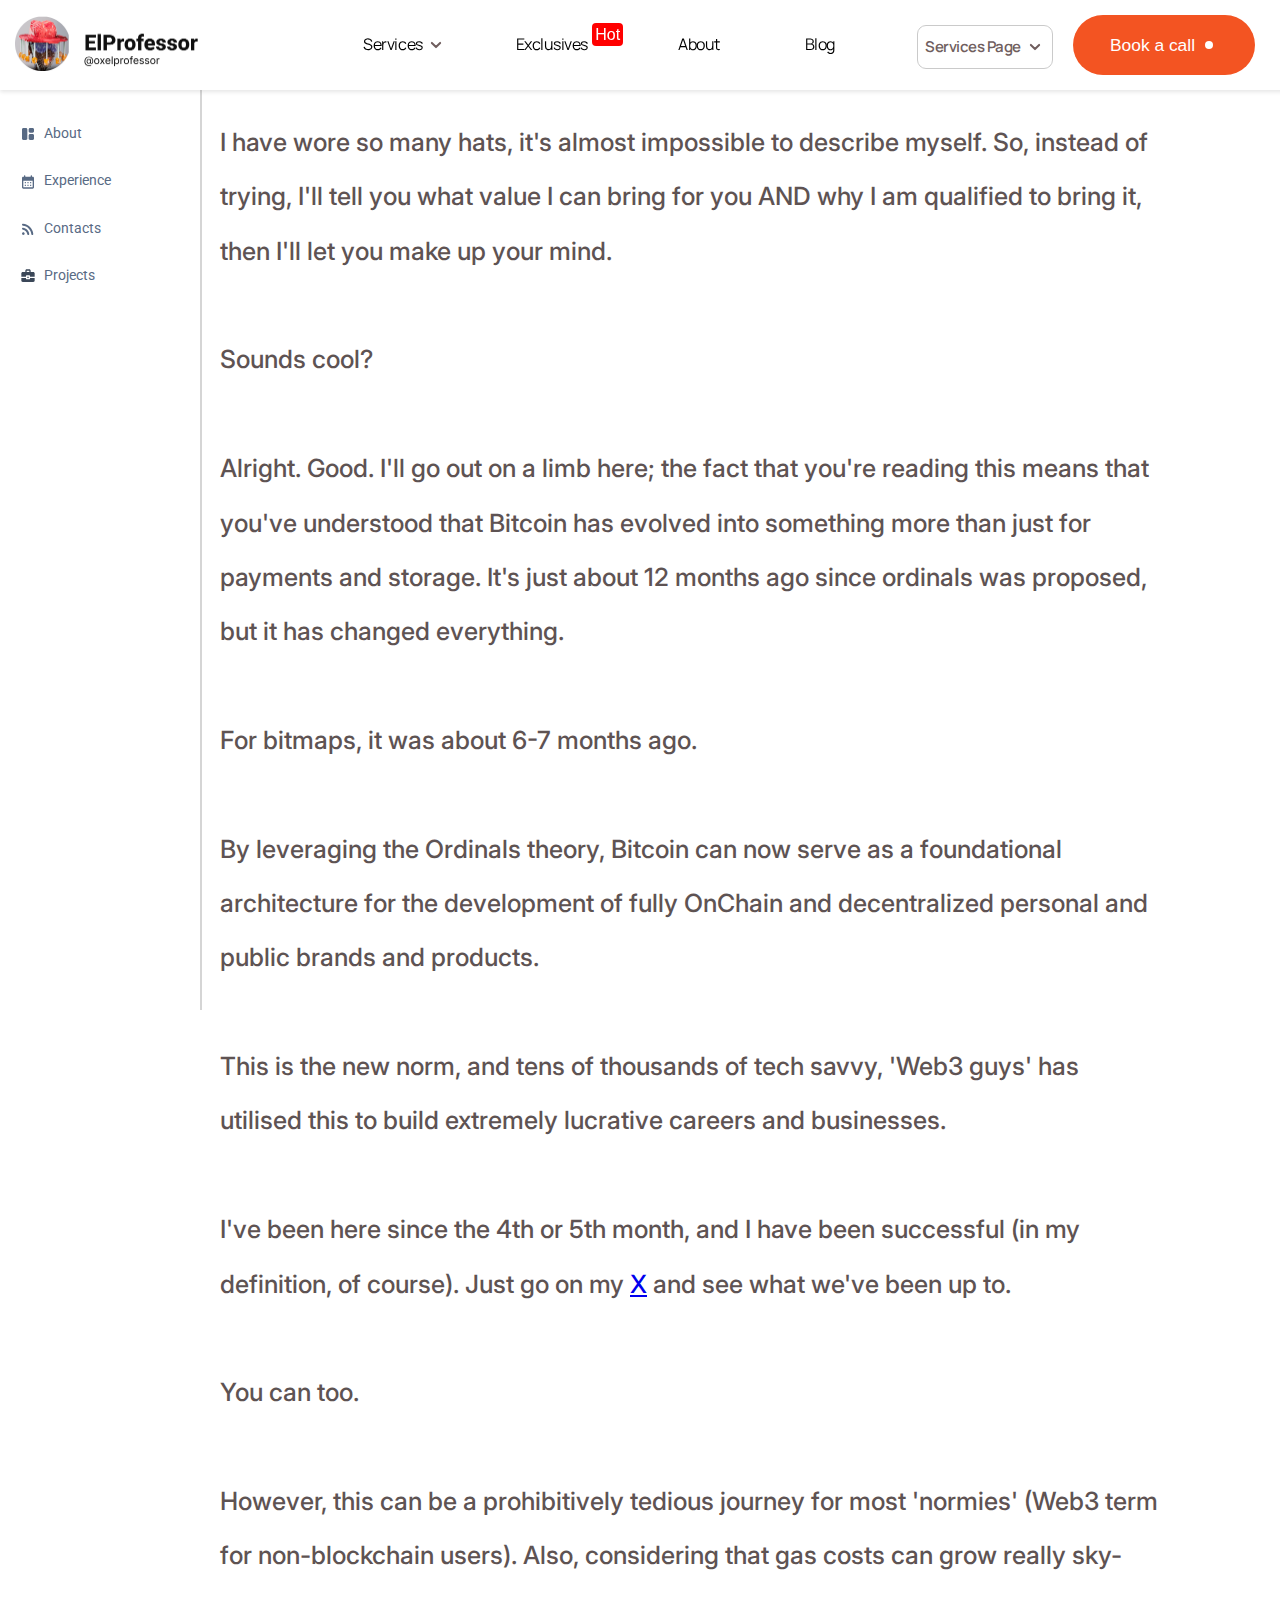
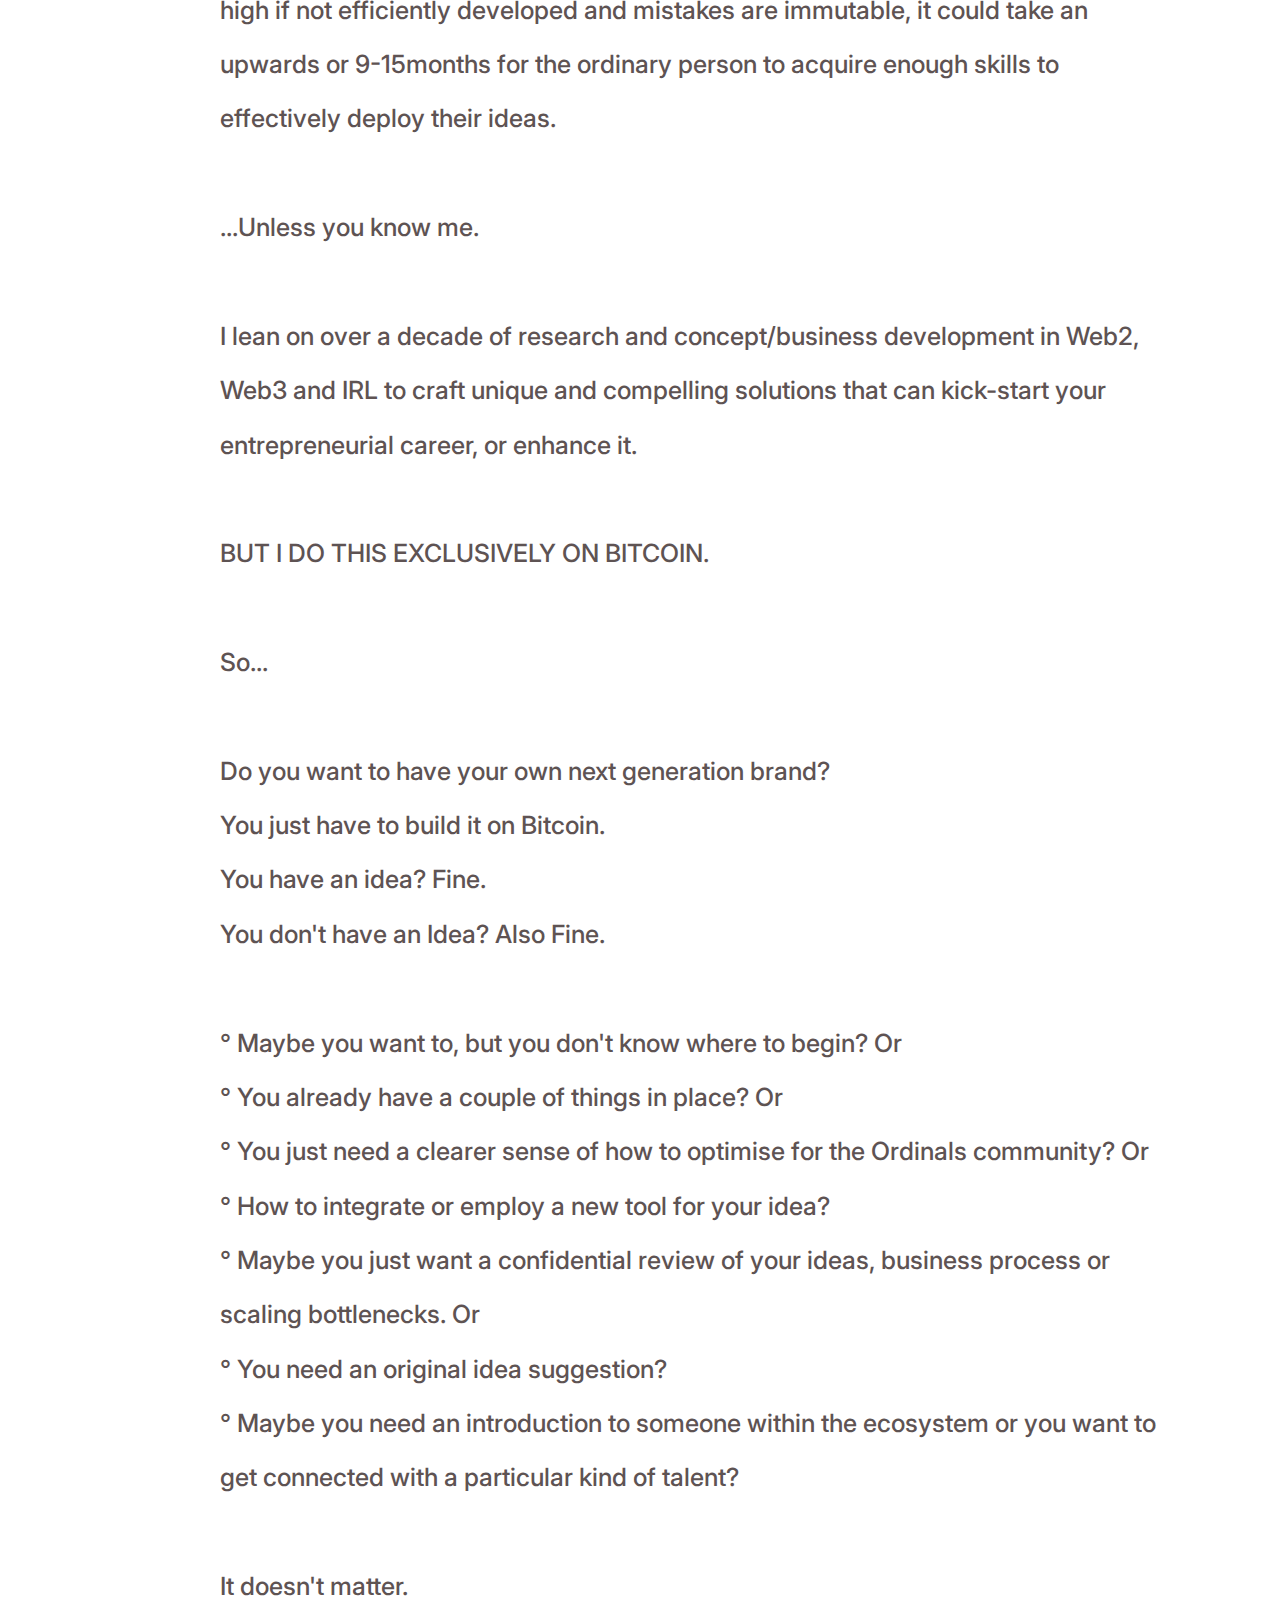
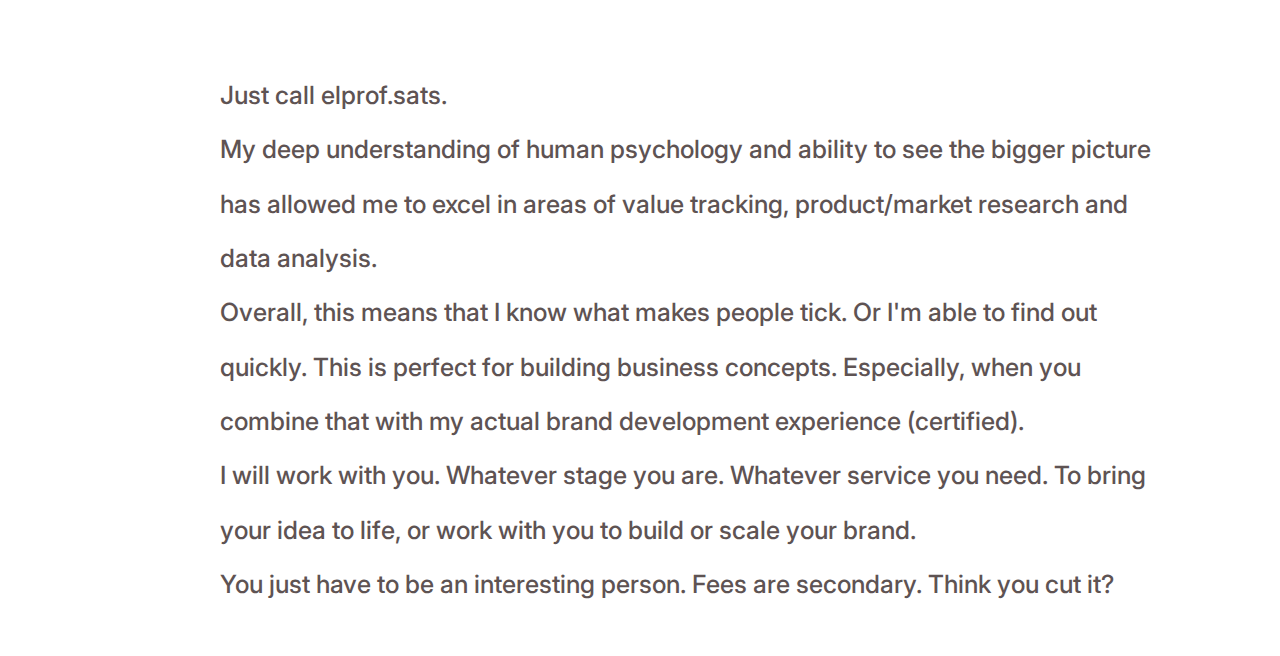
<file: about us.html>
<!DOCTYPE html>
<html lang="en">

<head>
  <meta charset="UTF-8">
  <meta name="viewport" content="width=device-width, initial-scale=1.0">
  <title>About Us Dashboard</title>
  <link rel="stylesheet" href="/CSS/aaaaabout us.css">
  <link rel="stylesheet" href="/CSS/style.css">
  <!-- <link rel="stylesheet" href="/CSS/style.css"> -->
  <!-- <link rel="stylesheet" href="/CSS/test.css"> -->
</head>

<body>

  <header>
    <nav class="naav" style="width: 100vw;">
      <div class="logo">
        <a href="index.html"><img src="/assets/logo.png" alt="Logo"></a>
      </div>
      <div class="menu-toggle">
        <input type="checkbox" class="bar" />
        <span></span>
        <span></span>
        <span></span>
      </div>
      <ul class="menu">
        <li><a href="services.html" class="todisappear">Services</a>
        </li>
        <li class="dropdown">
          <a href="services.html" class="dropbtn">Services<svg xmlns="http://www.w3.org/2000/svg" width="20" height="20"
              viewBox="0 0 20 20" fill="none">
              <path d="M14.1382 7.93115L10.0002 12.0691L5.8623 7.93115" stroke="#705E5E" stroke-width="2"
                stroke-miterlimit="10" stroke-linecap="round" stroke-linejoin="round" />
            </svg></a>
          <div class="dropdown-content">
            <div class="grid-container">
              <a href="services.html#subservice-item">
                <p>Corporate Social Media Branding and Optimization.
                </p>
              </a>
              <a href="services.html#subservice-item">
                <p>Project evaluation and Introduction to the Bitmaps Ecosystem and High-Value Individuals within
                  Ordinals.
                </p>
              </a><a href="services.html#subservice-item">
                <p>Speed Learn Ordinal Development and connect with innovative projects for partnerships, collaboration,
                  or Jobs.
                </p>
              </a><a href="services.html#subservice-item">
                <p>Products and Services Funnel Strategy and Consolidation.
                </p>
              </a><a href="services.html#subservice-item">
                <p>Write a feature article or deep dive for your Project (honest review).
                </p>
              </a><a href="#">
                <p>Get connected to guest speak on top Bitcoin/Ordinals Podcasts and Shows.
                </p>
              </a><a href="#">
                <p>Blockchain Brand/Service Consultancy.
                  - Personal Brand Development; Coaching; Review and Optimization.
                </p>
              </a><a href="#">
                <p> Brand/Product viability analysis and Review.
                </p>
              </a><a href="#">
                <p>VR-enabling, Virtual Space Walkthrough, and Visual tours of Brand (UE5, Lumen); Service Gamification.
                </p>
              </a>
              <a href="#">
                <p>Custom AI training for Brand Specific Value Proposition expertise.
                </p>
              </a>
              <a href="#">
                <p>Work with independent teams to bring their art projects to an explorable bitmap gallery
                </p>
              </a>
              <a href="#" style="border-bottom: 1px solid rgba(109, 99, 99, 0.67);">
                <p>Bitmap Development Consultant.
                </p>
              </a><a href="#" style="border-bottom: 1px solid rgba(109, 99, 99, 0.67);">
                <p>Partnership Facilitation - Pitch Deck, Image Design, Multiple Elevator Pitch. Introductory Message
                  and Pitch.
                </p>
              </a>
              <a href="#" style="border-bottom: 1px solid rgba(109, 99, 99, 0.67);">
                <p>Next Level Brand Upgrade
                </p>
              </a>
            </div>
          </div>

        </li>


        <li>
          <a href="#" onclick="showPopup()">Exclusives</a>
          <span
            style="color: white; padding: 3px; border-radius: 4px; background-color: red; position: relative; top: -10px;">Hot</span>
        </li>

        <li><a style="position: relative; left: -15px; font-style: bold ;" href="about us.html">About</a></li>
        <li><a href="https://consortiumkb.wordpress.com/">Blog</a></li>

        <div class="togglebtn">
          <button class="mobile-button" onclick="handleButtonClick('Button 1')"><a href="product.html">Product
              page</a></button>
          <button class="mobile-button" onclick="handleButtonClick('Button 1')"><a href="services.html">Service page</a></button>
        </div>
      </ul>


      <div class="navleft-container">
        <div class="switch">
          <h2>Services Page</h2>
          <svg xmlns="http://www.w3.org/2000/svg" width="20" height="20" viewBox="0 0 20 20" fill="none">
            <path d="M14.1382 7.93115L10.0002 12.0691L5.8623 7.93115" stroke="#705E5E" stroke-width="2"
              stroke-miterlimit="10" stroke-linecap="round" stroke-linejoin="round" />
          </svg>
          <div class="dropdown-content1">
            <a href="index.html" onclick="changePage('Services Page')">Services Page</a>
            <a href="product.html" onclick="changePage('Product Page')">Product Page</a>
          </div>
        </div>
        <button class="call-button" onclick="window.location.href='https://x.com/oxelprof?s=20'" aria-label="Book A Call">
          <img src="/assets/Vector.png" alt="">
          <span>Book a call</span>
          <span class="circle"></span>
        </button>
      </div>

    </nav>
  </header>


  <nav class="nav3">
    <a href="#" id="aboutLink" onclick="showContent('about');  highlightLink('aboutLink')">
      <svg xmlns="http://www.w3.org/2000/svg" width="16" height="16" viewBox="0 0 16 16" fill="none">
        <mask id="mask0_625_343" style="mask-type:alpha" maskUnits="userSpaceOnUse" x="0" y="0" width="16" height="16">
          <rect width="16" height="16" fill="#D9D9D9" />
        </mask>
        <g mask="url(#mask0_625_343)">
          <path
            d="M3.33333 14C2.96667 14 2.65267 13.8696 2.39133 13.6087C2.13044 13.3473 2 13.0333 2 12.6667V3.33333C2 2.96667 2.13044 2.65267 2.39133 2.39133C2.65267 2.13044 2.96667 2 3.33333 2H6C6.36667 2 6.68067 2.13044 6.942 2.39133C7.20289 2.65267 7.33333 2.96667 7.33333 3.33333V12.6667C7.33333 13.0333 7.20289 13.3473 6.942 13.6087C6.68067 13.8696 6.36667 14 6 14H3.33333ZM10 6.66667C9.63333 6.66667 9.31956 6.536 9.05867 6.27467C8.79733 6.01378 8.66667 5.7 8.66667 5.33333V3.33333C8.66667 2.96667 8.79733 2.65267 9.05867 2.39133C9.31956 2.13044 9.63333 2 10 2H12.6667C13.0333 2 13.3473 2.13044 13.6087 2.39133C13.8696 2.65267 14 2.96667 14 3.33333V5.33333C14 5.7 13.8696 6.01378 13.6087 6.27467C13.3473 6.536 13.0333 6.66667 12.6667 6.66667H10ZM10 14C9.63333 14 9.31956 13.8696 9.05867 13.6087C8.79733 13.3473 8.66667 13.0333 8.66667 12.6667V9.33333C8.66667 8.96667 8.79733 8.65267 9.05867 8.39133C9.31956 8.13044 9.63333 8 10 8H12.6667C13.0333 8 13.3473 8.13044 13.6087 8.39133C13.8696 8.65267 14 8.96667 14 9.33333V12.6667C14 13.0333 13.8696 13.3473 13.6087 13.6087C13.3473 13.8696 13.0333 14 12.6667 14H10Z"
            fill="#586A84" />
        </g>
      </svg>About
    </a>

    <a href="#" id="experienceLink" onclick="showContent('experience'); highlightLink('experienceLink')">
      <svg xmlns="http://www.w3.org/2000/svg" width="16" height="16" viewBox="0 0 16 16" fill="none">
        <mask id="mask0_625_350" style="mask-type:alpha" maskUnits="userSpaceOnUse" x="0" y="0" width="16" height="16">
          <rect width="16" height="16" fill="#D9D9D9" />
        </mask>
        <g mask="url(#mask0_625_350)">
          <path
            d="M8 9.3335C7.81111 9.3335 7.65289 9.2695 7.52533 9.1415C7.39733 9.01394 7.33333 8.85572 7.33333 8.66683C7.33333 8.47794 7.39733 8.3195 7.52533 8.1915C7.65289 8.06394 7.81111 8.00016 8 8.00016C8.18889 8.00016 8.34733 8.06394 8.47533 8.1915C8.60289 8.3195 8.66667 8.47794 8.66667 8.66683C8.66667 8.85572 8.60289 9.01394 8.47533 9.1415C8.34733 9.2695 8.18889 9.3335 8 9.3335ZM5.33333 9.3335C5.14444 9.3335 4.986 9.2695 4.858 9.1415C4.73044 9.01394 4.66667 8.85572 4.66667 8.66683C4.66667 8.47794 4.73044 8.3195 4.858 8.1915C4.986 8.06394 5.14444 8.00016 5.33333 8.00016C5.52222 8.00016 5.68067 8.06394 5.80867 8.1915C5.93622 8.3195 6 8.47794 6 8.66683C6 8.85572 5.93622 9.01394 5.80867 9.1415C5.68067 9.2695 5.52222 9.3335 5.33333 9.3335ZM10.6667 9.3335C10.4778 9.3335 10.3196 9.2695 10.192 9.1415C10.064 9.01394 10 8.85572 10 8.66683C10 8.47794 10.064 8.3195 10.192 8.1915C10.3196 8.06394 10.4778 8.00016 10.6667 8.00016C10.8556 8.00016 11.0138 8.06394 11.1413 8.1915C11.2693 8.3195 11.3333 8.47794 11.3333 8.66683C11.3333 8.85572 11.2693 9.01394 11.1413 9.1415C11.0138 9.2695 10.8556 9.3335 10.6667 9.3335ZM8 12.0002C7.81111 12.0002 7.65289 11.9362 7.52533 11.8082C7.39733 11.6806 7.33333 11.5224 7.33333 11.3335C7.33333 11.1446 7.39733 10.9864 7.52533 10.8588C7.65289 10.7308 7.81111 10.6668 8 10.6668C8.18889 10.6668 8.34733 10.7308 8.47533 10.8588C8.60289 10.9864 8.66667 11.1446 8.66667 11.3335C8.66667 11.5224 8.60289 11.6806 8.47533 11.8082C8.34733 11.9362 8.18889 12.0002 8 12.0002ZM5.33333 12.0002C5.14444 12.0002 4.986 11.9362 4.858 11.8082C4.73044 11.6806 4.66667 11.5224 4.66667 11.3335C4.66667 11.1446 4.73044 10.9864 4.858 10.8588C4.986 10.7308 5.14444 10.6668 5.33333 10.6668C5.52222 10.6668 5.68067 10.7308 5.80867 10.8588C5.93622 10.9864 6 11.1446 6 11.3335C6 11.5224 5.93622 11.6806 5.80867 11.8082C5.68067 11.9362 5.52222 12.0002 5.33333 12.0002ZM10.6667 12.0002C10.4778 12.0002 10.3196 11.9362 10.192 11.8082C10.064 11.6806 10 11.5224 10 11.3335C10 11.1446 10.064 10.9864 10.192 10.8588C10.3196 10.7308 10.4778 10.6668 10.6667 10.6668C10.8556 10.6668 11.0138 10.7308 11.1413 10.8588C11.2693 10.9864 11.3333 11.1446 11.3333 11.3335C11.3333 11.5224 11.2693 11.6806 11.1413 11.8082C11.0138 11.9362 10.8556 12.0002 10.6667 12.0002ZM3.33333 14.6668C2.96667 14.6668 2.65267 14.5364 2.39133 14.2755C2.13044 14.0142 2 13.7002 2 13.3335V4.00016C2 3.6335 2.13044 3.31972 2.39133 3.05883C2.65267 2.7975 2.96667 2.66683 3.33333 2.66683H4V2.00016C4 1.81127 4.06378 1.65283 4.19133 1.52483C4.31933 1.39727 4.47778 1.3335 4.66667 1.3335C4.85556 1.3335 5.014 1.39727 5.142 1.52483C5.26956 1.65283 5.33333 1.81127 5.33333 2.00016V2.66683H10.6667V2.00016C10.6667 1.81127 10.7307 1.65283 10.8587 1.52483C10.9862 1.39727 11.1444 1.3335 11.3333 1.3335C11.5222 1.3335 11.6804 1.39727 11.808 1.52483C11.936 1.65283 12 1.81127 12 2.00016V2.66683H12.6667C13.0333 2.66683 13.3473 2.7975 13.6087 3.05883C13.8696 3.31972 14 3.6335 14 4.00016V13.3335C14 13.7002 13.8696 14.0142 13.6087 14.2755C13.3473 14.5364 13.0333 14.6668 12.6667 14.6668H3.33333ZM3.33333 13.3335H12.6667V6.66683H3.33333V13.3335Z"
            fill="#586A84" />
        </g>
      </svg>Experience</a>


    <!-- <a href="javascript:void(0);" onclick="showModal()">Contact</a> -->

    <a href="javascript:void(0);" id="contactLink" onclick="showModal()">
      <svg xmlns="http://www.w3.org/2000/svg" width="16" height="16" viewBox="0 0 16 16" fill="none">
        <mask id="mask0_625_379" style="mask-type:alpha" maskUnits="userSpaceOnUse" x="0" y="0" width="16" height="16">
          <rect width="16" height="16" fill="#D9D9D9" />
        </mask>
        <g mask="url(#mask0_625_379)">
          <path
            d="M3.33333 13.9998C2.96667 13.9998 2.65267 13.8694 2.39133 13.6085C2.13044 13.3472 2 13.0332 2 12.6665C2 12.2998 2.13044 11.9858 2.39133 11.7245C2.65267 11.4636 2.96667 11.3332 3.33333 11.3332C3.7 11.3332 4.01378 11.4636 4.27467 11.7245C4.536 11.9858 4.66667 12.2998 4.66667 12.6665C4.66667 13.0332 4.536 13.3472 4.27467 13.6085C4.01378 13.8694 3.7 13.9998 3.33333 13.9998ZM12.3167 13.9998C12.05 13.9998 11.8196 13.9054 11.6253 13.7165C11.4307 13.5276 11.3167 13.2943 11.2833 13.0165C11.1722 11.9276 10.8807 10.9054 10.4087 9.94983C9.93622 8.99428 9.33067 8.14694 8.592 7.40783C7.85289 6.66917 7.00556 6.06361 6.05 5.59117C5.09444 5.11916 4.07222 4.82761 2.98333 4.7165C2.70556 4.68316 2.47222 4.5665 2.28333 4.3665C2.09444 4.1665 2 3.92761 2 3.64983C2 3.37205 2.09733 3.14139 2.292 2.95783C2.48622 2.77472 2.71667 2.69428 2.98333 2.7165C4.35 2.82761 5.63333 3.17205 6.83333 3.74983C8.03333 4.32761 9.09156 5.07494 10.008 5.99183C10.9249 6.90828 11.6722 7.9665 12.25 9.1665C12.8278 10.3665 13.1722 11.6498 13.2833 13.0165C13.3056 13.2832 13.2222 13.5136 13.0333 13.7078C12.8444 13.9025 12.6056 13.9998 12.3167 13.9998ZM8.31667 13.9998C8.06111 13.9998 7.83067 13.9081 7.62533 13.7245C7.41956 13.5414 7.28889 13.3054 7.23333 13.0165C7.03333 11.9387 6.54444 11.0109 5.76667 10.2332C4.98889 9.45539 4.06111 8.9665 2.98333 8.7665C2.69444 8.71094 2.45844 8.57761 2.27533 8.3665C2.09178 8.15539 2 7.9165 2 7.64983C2 7.36094 2.1 7.12761 2.3 6.94983C2.5 6.77205 2.72778 6.69983 2.98333 6.73317C4.62778 6.95539 6.03067 7.64694 7.192 8.80783C8.35289 9.96916 9.04444 11.3721 9.26667 13.0165C9.3 13.2721 9.22222 13.4998 9.03333 13.6998C8.84444 13.8998 8.60556 13.9998 8.31667 13.9998Z"
            fill="#586A84" />
        </g>
      </svg>Contacts</a>


    <a href="products.html" id="projectLink">
      <svg xmlns="http://www.w3.org/2000/svg" width="16" height="16" viewBox="0 0 16 16" fill="none">
        <mask id="mask0_625_372" style="mask-type:alpha" maskUnits="userSpaceOnUse" x="0" y="0" width="16" height="16">
          <rect width="16" height="16" fill="#D9D9D9" />
        </mask>
        <g mask="url(#mask0_625_372)">
          <path
            d="M1.33337 8.66683V5.3335C1.33337 4.96683 1.46404 4.65305 1.72537 4.39216C1.98626 4.13083 2.30004 4.00016 2.66671 4.00016H5.33337V2.66683C5.33337 2.30016 5.46404 1.98616 5.72537 1.72483C5.98626 1.46394 6.30004 1.3335 6.66671 1.3335H9.33337C9.70004 1.3335 10.014 1.46394 10.2754 1.72483C10.5363 1.98616 10.6667 2.30016 10.6667 2.66683V4.00016H13.3334C13.7 4.00016 14.014 4.13083 14.2754 4.39216C14.5363 4.65305 14.6667 4.96683 14.6667 5.3335V8.66683H10V8.00016C10 7.81127 9.93626 7.65283 9.80871 7.52483C9.68071 7.39727 9.52226 7.3335 9.33337 7.3335H6.66671C6.47782 7.3335 6.3196 7.39727 6.19204 7.52483C6.06404 7.65283 6.00004 7.81127 6.00004 8.00016V8.66683H1.33337ZM6.66671 4.00016H9.33337V2.66683H6.66671V4.00016ZM7.33337 10.0002V8.66683H8.66671V10.0002H7.33337ZM2.66671 14.0002C2.30004 14.0002 1.98626 13.8697 1.72537 13.6088C1.46404 13.3475 1.33337 13.0335 1.33337 12.6668V10.0002H6.00004V10.6668C6.00004 10.8557 6.06404 11.0139 6.19204 11.1415C6.3196 11.2695 6.47782 11.3335 6.66671 11.3335H9.33337C9.52226 11.3335 9.68071 11.2695 9.80871 11.1415C9.93626 11.0139 10 10.8557 10 10.6668V10.0002H14.6667V12.6668C14.6667 13.0335 14.5363 13.3475 14.2754 13.6088C14.014 13.8697 13.7 14.0002 13.3334 14.0002H2.66671Z"
            fill="#3B4758" />
        </g>
      </svg>Projects</a>


  </nav>

  <div id="about" class="content">
    <p>I have wore so many hats, it's almost impossible to describe myself. So, instead of trying, I'll tell you what
      value I can bring for you AND why I am qualified to bring it, then I'll let you make up your mind.
      <br> <br>
      Sounds cool?

      <br> <br>

      Alright. Good.

      I'll go out on a limb here; the fact that you're reading this means that you've understood that Bitcoin has
      evolved into something more than just for payments and storage. It's just about 12 months ago since ordinals was
      proposed, but it has changed everything.

      <br><br>

      For bitmaps, it was about 6-7 months ago.

      <br><br>

      By leveraging the Ordinals theory, Bitcoin can now serve as a foundational architecture for the development of
      fully OnChain and decentralized personal and public brands and products.

      <br><br>
      This is the new norm, and tens of thousands of tech savvy, 'Web3 guys' has utilised this to build extremely
      lucrative careers and businesses.

      <br><br>

      I've been here since the 4th or 5th month, and I have been successful (in my definition, of course). Just go on my
      <span><a href="https://x.com/oxelprof?s=20">X</a></span> and see what we've been up to.

      <br> <br>
      You can too.

      <br><br>

      However, this can be a prohibitively tedious journey for most 'normies' (Web3 term for non-blockchain users).
      Also, considering that gas costs can grow really sky-high if not efficiently developed and mistakes are immutable,
      it could take an upwards or 9-15months for the ordinary person to acquire enough skills to effectively deploy
      their ideas.

      <br><br>
      ...Unless you know me.

      <br><br>

      I lean on over a decade of research and concept/business development in Web2, Web3 and IRL to craft unique and
      compelling solutions that can kick-start your entrepreneurial career, or enhance it.

      <br><br>
      BUT I DO THIS EXCLUSIVELY ON BITCOIN.

      <br><br>
      So...

      <br><br>
      Do you want to have your own next generation brand?

      <!-- <br><br> --> <br>
      You just have to build it on Bitcoin.
      <!-- <br><br> --> <br>
      You have an idea? Fine. <br>
      You don't have an Idea? Also Fine.
      <br><br>
      ° Maybe you want to, but you don't know where to begin? Or <br>
      ° You already have a couple of things in place? Or <br>
      ° You just need a clearer sense of how to optimise for the Ordinals community? Or <br>
      ° How to integrate or employ a new tool for your idea?<br>
      ° Maybe you just want a confidential review of your ideas, business process or scaling bottlenecks. Or <br>
      ° You need an original idea suggestion? <br>
      ° Maybe you need an introduction to someone within the ecosystem or you want to get connected with a particular
      kind of talent? <br> <br>

      It doesn't matter.
      <br><br>
      Just call elprof.sats.
      <br>
      My deep understanding of human psychology and ability to see the bigger picture has allowed me to excel in areas
      of value tracking, product/market research and data analysis.
      <br>
      Overall, this means that I know what makes people tick. Or I'm able to find out quickly. This is perfect for
      building business concepts. Especially, when you combine that with my actual brand development experience
      (certified).
      <br>
      I will work with you. Whatever stage you are. Whatever service you need. To bring your idea to life, or work with
      you to build or scale your brand.
      <br>
      You just have to be an interesting person.
      Fees are secondary.
      Think you cut it?
      <br>
    </p>
  </div>

  <div id="experience" class="content hidden">
    <p>Alongside contributing to the development of many innovative initiatives, especially within the bitmaps,
      VR-Blockchain integrations and tokenomics design, I actively collaborate with organizations and teams identified
      during my ecosystem research. This means an existing network of key individuals within the wider ecosystem for
      partnerships and networking purposes. <br><br>

      I live on X. Hoping to see your beep. <br><br>

      I also create useful content to help you get ahead of opportunities. So, even if all this is too much for you,
      follow me on  <span><a href="https://x.com/oxelprof?s=20">X</a></span> for bitsized updates and tips. You're still gonna make it. <br> <br>

      Also, as an independent consultant for Bitcoin Brands, I reach out when I see opportunities to provide valuable
      insights. My aim is to build relationships that grows the space, be a voice of reason, help as much as I can by
      aligning my unique skills with the specific needs of Bitcoin-oriented ventures. <br> <br>

      Oh! Another thing.

      I give alphas (low cost, high potentials (NFA) investment tips). It's quite popular with some friends and we've
      been having a good run recently. Definitely check that out too. <br> <br>

      This is something I absolutely enjoy doing. I do it everyday. 24/7. <br> <br>

      I'm also building the BIOME Project with the support of the BitcoinOGs Club (this is cryptic shadow organisation
      that uses proxies to equip builders for the development of cutting edge products within new... innovations... I
      mean, I'm just making this part as I go and you totally believed it!) 😂 <br>
       <br>

      Anyway, there you go. I guess you know what's important to me now. If you have any other questions, I'm actually
      quite happy to chat on X. I respond to every message. But hurry up before I get too many followers to attend to. <br> <br>

      Cheers mate.
</p>

    <div class="skills">
      <p>Skills:</p>
      <div class="skill">
        <span class="skill-name">Ideation</span>
        <div class="progress-bar" onmouseover="showTooltip(this, '90%')" onmouseout="hideTooltip(this)">
          <div class="progress" style="width: 90%;"></div>
          <div class="tooltip">90%</div>
        </div>
      </div>

      <div class="skill">
        <span class="skill-name">Conceptualization</span>
        <div class="progress-bar" onmouseover="showTooltip(this, '78%')" onmouseout="hideTooltip(this)">
          <div class="progress" style="width: 78%;"></div>
          <div class="tooltip">78%</div>
        </div>
      </div>

      <div class="skill">
        <span class="skill-name">Research</span>
        <div class="progress-bar" onmouseover="showTooltip(this, '90%')" onmouseout="hideTooltip(this)">
          <div class="progress" style="width: 90%;"></div>
          <div class="tooltip">90%</div>
        </div>
      </div>

      <div class="skill">
        <span class="skill-name">Branding</span>
        <div class="progress-bar" onmouseover="showTooltip(this, '92%')" onmouseout="hideTooltip(this)">
          <div class="progress" style="width: 92%;"></div>
          <div class="tooltip">92%</div>
        </div>
      </div>

      <div class="skill">
        <span class="skill-name">Corporate Communications</span>
        <div class="progress-bar" onmouseover="showTooltip(this, '80%')" onmouseout="hideTooltip(this)">
          <div class="progress" style="width: 80%;"></div>
          <div class="tooltip">80%</div>
        </div>
      </div>

      <div class="skill">
        <span class="skill-name">Business/Growth Strategy</span>
        <div class="progress-bar" onmouseover="showTooltip(this, '75%')" onmouseout="hideTooltip(this)">
          <div class="progress" style="width: 75%;"></div>
          <div class="tooltip">75%</div>
        </div>
      </div>
    </div>
  </div>








  <div class="modal-overlay" id="modalOverlay2">
    <div class="modal-content">
      <div id="contacts" class="content">
        <div class="contact-container" id="contactsectioned">

          <div class="twtop">

            <a href="your_twitter_link_2" class="cctwitter">
              <svg xmlns="http://www.w3.org/2000/svg" width="101" height="101" viewBox="0 0 101 101" fill="none">
                <g clip-path="url(#clip0_160_22516)">
                  <path
                    d="M77.4043 0.599609H27.9141C17.9729 0.599609 9.91406 8.65848 9.91406 18.5996V61.5912C9.91406 71.5323 17.9729 79.5912 27.9141 79.5912H77.4043C87.3454 79.5912 95.4043 71.5323 95.4043 61.5912V18.5996C95.4043 8.65848 87.3454 0.599609 77.4043 0.599609Z"
                    fill="white" />
                  <path d="M100.5 0.599609H0.5V100.6H100.5V0.599609Z" fill="white" />
                  <path
                    d="M45.2858 64.3059V52.1613H49.5674L50.2085 47.4283H45.2857V44.4065C45.2857 43.0362 45.6853 42.1024 47.7494 42.1024L50.3818 42.1012V37.8681C49.9265 37.8105 48.3638 37.6816 46.5459 37.6816C42.7505 37.6816 40.152 39.8873 40.152 43.9379V47.4283H35.8594V52.1613H40.152V64.3058L45.2858 64.3059Z"
                    fill="white" />
                  <path
                    d="M63.4944 22.5605H38.3516C29.515 22.5605 22.3516 29.724 22.3516 38.5605V63.7033C22.3516 72.5399 29.515 79.7034 38.3516 79.7034H63.4944C72.3309 79.7034 79.4944 72.5399 79.4944 63.7033V38.5605C79.4944 29.724 72.3309 22.5605 63.4944 22.5605Z"
                    fill="#1E78FF" />
                  <path
                    d="M37.6797 41.4911C37.6797 40.645 37.9815 39.9471 38.5851 39.3971C39.1888 38.8472 39.9736 38.5723 40.9394 38.5723C41.8881 38.5723 42.6556 38.843 43.242 39.3845C43.8456 39.9428 44.1475 40.6704 44.1475 41.5673C44.1475 42.3795 43.8543 43.0563 43.2679 43.5978C42.6642 44.1561 41.8708 44.4353 40.8877 44.4353H40.8618C39.9132 44.4353 39.1457 44.1561 38.5593 43.5978C37.9729 43.0394 37.6797 42.3371 37.6797 41.4911ZM38.016 63.6998V46.745H43.7594V63.6998H38.016ZM46.9416 63.6998H52.685V54.2325C52.685 53.6403 52.754 53.1834 52.892 52.8619C53.1334 52.2866 53.4999 51.8001 53.9915 51.4025C54.4831 51.0049 55.0996 50.806 55.8413 50.806C57.773 50.806 58.7389 52.0836 58.7389 54.6386V63.6998H64.4823V53.9787C64.4823 51.4744 63.8787 49.5751 62.6713 48.2806C61.464 46.9862 59.8686 46.3389 57.8851 46.3389C55.6602 46.3389 53.9268 47.278 52.685 49.1563V49.207H52.6591L52.685 49.1563V46.745H46.9416C46.9761 47.2865 46.9933 48.9701 46.9933 51.7959C46.9933 54.6217 46.9761 58.5896 46.9416 63.6998Z"
                    fill="white" />
                </g>
                <defs>
                  <clipPath id="clip0_160_22516">
                    <rect width="100" height="100" fill="white" transform="translate(0.5 0.599609)" />
                  </clipPath>
                </defs>
              </svg>
            </a>

            <a href="your_twitter_link_2" class="cctwitter">
              <svg xmlns="http://www.w3.org/2000/svg" width="101" height="101" viewBox="0 0 101 101" fill="none">
                <g clip-path="url(#clip0_160_22548)">
                  <path
                    d="M77.7168 0.109375H28.2266C18.2854 0.109375 10.2266 8.16825 10.2266 18.1094V61.101C10.2266 71.0421 18.2854 79.101 28.2266 79.101H77.7168C87.6579 79.101 95.7168 71.0421 95.7168 61.101V18.1094C95.7168 8.16825 87.6579 0.109375 77.7168 0.109375Z"
                    fill="white" />
                  <path d="M100.812 0.109375H0.8125V100.109H100.812V0.109375Z" fill="white" />
                  <path
                    d="M63.9401 22.042H38.9844C30.1478 22.042 22.9844 29.2054 22.9844 38.042V62.9977C22.9844 71.8343 30.1478 78.9977 38.9844 78.9977H63.9401C72.7766 78.9977 79.9401 71.8343 79.9401 62.9977V38.042C79.9401 29.2054 72.7766 22.042 63.9401 22.042Z"
                    fill="#22A8EC" />
                  <path
                    d="M39.2409 49.7506C39.2409 49.7506 51.0667 44.8973 55.1681 43.1883C56.7404 42.5048 62.0722 40.3173 62.0722 40.3173C62.0722 40.3173 64.5331 39.3603 64.328 41.6844C64.2596 42.6415 63.7128 45.9909 63.1659 49.6139C62.3456 54.7407 61.457 60.3459 61.457 60.3459C61.457 60.3459 61.3203 61.9182 60.1582 62.1916C58.9962 62.465 57.0821 61.2347 56.7404 60.9612C56.4668 60.7562 51.6135 57.68 49.8363 56.1762C49.3577 55.766 48.8109 54.9458 49.9046 53.9888C52.3655 51.733 55.3048 48.9303 57.0821 47.1531C57.9024 46.3327 58.7226 44.4187 55.3048 46.7428C50.4515 50.0924 45.6665 53.2368 45.6665 53.2368C45.6665 53.2368 44.5727 53.9204 42.522 53.3051C40.4712 52.69 38.0787 51.8697 38.0787 51.8697C38.0787 51.8697 36.4383 50.8443 39.2409 49.7506Z"
                    fill="white" />
                </g>
                <defs>
                  <clipPath id="clip0_160_22548">
                    <rect width="100" height="100" fill="white" transform="translate(0.8125 0.109375)" />
                  </clipPath>
                </defs>
              </svg>
            </a>

          </div>

          <div class="twbottom">

            <a href="your_twitter_link_2" class="cctwitter">
              <svg xmlns="http://www.w3.org/2000/svg" width="101" height="101" viewBox="0 0 101 101" fill="none">
                <g clip-path="url(#clip0_160_22525)">
                  <path d="M95.4043 0.109375H9.91406V79.101H95.4043V0.109375Z" fill="white" />
                  <path d="M100.5 0.109375H0.5V100.109H100.5V0.109375Z" fill="white" />
                  <path
                    d="M46.0983 63.7054V51.5608H50.3799L51.0209 46.8278H46.0981V43.806C46.0981 42.4357 46.4978 41.5019 48.5618 41.5019L51.1942 41.5007V37.2676C50.7389 37.21 49.1762 37.0811 47.3584 37.0811C43.5629 37.0811 40.9644 39.2867 40.9644 43.3374V46.8278H36.6719V51.5608H40.9644V63.7052L46.0983 63.7054Z"
                    fill="white" />
                  <path
                    d="M63.6354 21.9287H38.6797C29.8431 21.9287 22.6797 29.0922 22.6797 37.9287V62.8844C22.6797 71.721 29.8431 78.8844 38.6797 78.8844H63.6354C72.4719 78.8844 79.6354 71.721 79.6354 62.8844V37.9287C79.6354 29.0922 72.4719 21.9287 63.6354 21.9287Z"
                    fill="#E60023" />
                  <path fill-rule="evenodd" clip-rule="evenodd"
                    d="M31.4609 66.2402V38.8293C31.4609 37.3995 32.6705 36.2402 34.1625 36.2402H71.4609V39.0042H34.3451V66.2402H31.4609ZM40.0429 43.6322L50.4349 53.8564C51.1415 54.5816 52.3251 54.6282 53.0916 53.9612C53.0916 53.9612 62.1381 46.255 64.6564 44.1856C67.1745 42.1162 71.4608 42.6958 71.4608 45.778V60.4195C71.4608 63.6343 68.7416 66.2402 65.3872 66.2402H38.9703V63.4764H65.336C67.1256 63.4764 68.5768 62.0857 68.5768 60.3703V46.3874C68.5768 45.3515 67.8265 45.459 67.3546 45.8646L53.91 56.9849C52.5751 58.1325 50.5275 58.0443 49.3054 56.7865L37.9354 45.519L40.0429 43.6322Z"
                    fill="white" />
                </g>
                <defs>
                  <clipPath id="clip0_160_22525">
                    <rect width="100" height="100" fill="white" transform="translate(0.5 0.109375)" />
                  </clipPath>
                </defs>
              </svg>
            </a>

            <a href="your_twitter_link_2" class="cctwitter">
              <svg xmlns="http://www.w3.org/2000/svg" width="101" height="101" viewBox="0 0 101 101" fill="none">
                <g clip-path="url(#clip0_160_22525)">
                  <path d="M95.4043 0.109375H9.91406V79.101H95.4043V0.109375Z" fill="white" />
                  <path d="M100.5 0.109375H0.5V100.109H100.5V0.109375Z" fill="white" />
                  <path
                    d="M46.0983 63.7054V51.5608H50.3799L51.0209 46.8278H46.0981V43.806C46.0981 42.4357 46.4978 41.5019 48.5618 41.5019L51.1942 41.5007V37.2676C50.7389 37.21 49.1762 37.0811 47.3584 37.0811C43.5629 37.0811 40.9644 39.2867 40.9644 43.3374V46.8278H36.6719V51.5608H40.9644V63.7052L46.0983 63.7054Z"
                    fill="white" />
                  <path
                    d="M63.6354 21.9287H38.6797C29.8431 21.9287 22.6797 29.0922 22.6797 37.9287V62.8844C22.6797 71.721 29.8431 78.8844 38.6797 78.8844H63.6354C72.4719 78.8844 79.6354 71.721 79.6354 62.8844V37.9287C79.6354 29.0922 72.4719 21.9287 63.6354 21.9287Z"
                    fill="#713DFF" />
                  <path
                    d="M43.2403 69.6367C60.1032 69.6367 69.3248 55.6665 69.3248 43.5521C69.3248 43.1554 69.3167 42.7604 69.2989 42.3671C71.0931 41.0689 72.6416 39.4613 73.8719 37.6198C72.2292 38.3501 70.4615 38.8416 68.6073 39.0632C70.4999 37.9281 71.953 36.1328 72.6386 33.9925C70.8389 35.0602 68.8701 35.8127 66.8171 36.2178C65.1442 34.4359 62.7626 33.3213 60.1252 33.3213C55.0624 33.3213 50.9569 37.427 50.9569 42.4878C50.9569 43.2073 51.0374 43.907 51.1947 44.5782C43.5753 44.1948 36.8189 40.5468 32.2971 34.9997C31.4827 36.3987 31.0543 37.9888 31.0557 39.6075C31.0557 42.7882 32.6742 45.596 35.1354 47.2387C33.6796 47.1943 32.2557 46.8011 30.9834 46.0921C30.9821 46.1306 30.9821 46.1681 30.9821 46.2092C30.9821 50.6491 34.1422 54.356 38.3371 55.196C37.5492 55.4106 36.7362 55.5191 35.9196 55.5187C35.3414 55.5183 34.7644 55.4629 34.1966 55.3533C35.3638 58.9959 38.7482 61.6467 42.7608 61.7207C39.623 64.1801 35.6703 65.645 31.3743 65.645C30.6353 65.645 29.9052 65.603 29.1875 65.5181C33.2449 68.1188 38.0623 69.6367 43.2403 69.6367Z"
                    fill="white" />
                </g>
                <defs>
                  <clipPath id="clip0_160_22525">
                    <rect width="100" height="100" fill="white" transform="translate(0.5 0.109375)" />
                  </clipPath>
                </defs>
              </svg>
            </a>
          </div>


        </div>


      </div>
      <!-- Your popup content goes here -->
      <button onclick="closeModal()">Close</button>
    </div>
  </div>

  <div id="popup-container" class="popups-container">
    <div class="popup-content-container">
      <div class="popup-content2">
        <div class="popup-screen">
          <h2 class="popup-header">
            Ecosystem Introduction
          </h2>

          <p style="margin-bottom: 50px;">Discuss your idea; review your concept, documentation, get a
            sponsored deepdive and introduce your project in details to the bitmap/ordinal/bitcoin
            community</p>

          <div class="popup-buttons">
            <button class="popup-button" onclick="window.location.href='https://docs.google.com/forms/d/e/1FAIpQLSe1SHdx3i4g-O3tP5-7bsfOAOqn-u1ouaeLg7v1UyFSzv0SoA/viewform?usp=sf_link'">Make a Request</button>
            <button class="popup-button" onclick="window.location.href='https://x.com/oxelprof?s=20'">Book a Call</button>
          </div>

          <button onclick="closePopup()">Close</button>
        </div>


        <div class="popup-screen">
          <h2 class="popup-header">
            Idea to Launch
          </h2>

          <p style="margin-bottom: 50px;">Work directly with Elprofessor to bring your ideas to product.
            Including concep, strategy, technical and managemet communication support. Get featured
            across all platforms </p>

            <div class="popup-buttons">
              <button class="popup-button" onclick="window.location.href='https://docs.google.com/forms/d/e/1FAIpQLSe1SHdx3i4g-O3tP5-7bsfOAOqn-u1ouaeLg7v1UyFSzv0SoA/viewform?usp=sf_link'">Make a Request</button>
              <button class="popup-button" onclick="window.location.href='https://x.com/oxelprof?s=20'">Book a Call</button>
            </div>

          <button onclick="closePopup()">Close</button>
        </div>
        <div class="popup-screen">
          <h2 class="popup-header">
            Paid Consultation
          </h2>

          <p style="margin-bottom: 50px;">
            In-depth conversation about your idea; developing on bitcoin/bitmaps; learning the potentials
            of a personal brand on ordinals; brainstorming or feedbacks
          </p>


          <div class="popup-buttons">
            <button class="popup-button" onclick="window.location.href='https://docs.google.com/forms/d/e/1FAIpQLSe1SHdx3i4g-O3tP5-7bsfOAOqn-u1ouaeLg7v1UyFSzv0SoA/viewform?usp=sf_link'">Make a Request</button>
            <button class="popup-button" onclick="window.location.href='https://x.com/oxelprof?s=20'">Book a Call</button>
          </div>

          <button onclick="closePopup()">Close</button>
        </div>
      </div>


      <div class="popup-control popup-prev" onclick="showScreen('prev')">‹</div>
      <div class="popup-control popup-next" onclick="showScreen('next')">›</div>
    </div>
  </div>

  <script>
    const menuToggle = document.querySelector('.menu-toggle');
    const menu = document.querySelector('.menu');

    menuToggle.addEventListener('click', function () {
      menuToggle.classList.toggle('active');
      menu.classList.toggle('active');
    });

    function showContent(section) {
      // Hide all content sections
      var allSections = document.querySelectorAll('.content');
      allSections.forEach(function (element) {
        element.classList.add('hidden');
      });

      // Show the selected content section
      var selectedSection = document.getElementById(section);
      selectedSection.classList.remove('hidden');
    }


    function highlightLink(linkId) {
      // Remove the 'highlighted' class from all links
      const links = document.querySelectorAll('.nav3 a');
      links.forEach(link => link.classList.remove('highlighted'));

      // Add the 'highlighted' class to the clicked link
      const selectedLink = document.getElementById(linkId);
      selectedLink.classList.add('highlighted');
    }

    function showTooltip(element, percentage) {
      var tooltip = element.querySelector('.tooltip');
      tooltip.innerText = percentage;
      tooltip.style.display = 'block';
    }

    function hideTooltip(element) {
      var tooltip = element.querySelector('.tooltip');
      tooltip.style.display = 'none';
    }


    function showModal() {
      document.getElementById('modalOverlay2').style.display = 'block';
    }

    function closeModal() {
      document.getElementById('modalOverlay2').style.display = 'none';
    }


    let currentScreen = 0;

  function showPopup() {
      document.getElementById('popup-container').style.display = 'flex';
  }

  function showScreen(direction) {
      const content = document.querySelector('.popup-content2');
      const screens = document.querySelectorAll('.popup-screen');
      const screenWidth = screens[0].offsetWidth;

      if (direction === 'next' && currentScreen < screens.length - 1) {
          currentScreen++;
      } else if (direction === 'prev' && currentScreen > 0) {
          currentScreen--;
      }

      const translateValue = -currentScreen * screenWidth;
      content.style.transform = `translateX(${translateValue}px)`;
  }

  function closePopup() {
    document.getElementById('popup-container').style.display = 'none';
  }
  </script>

</body>

</html>
</file>
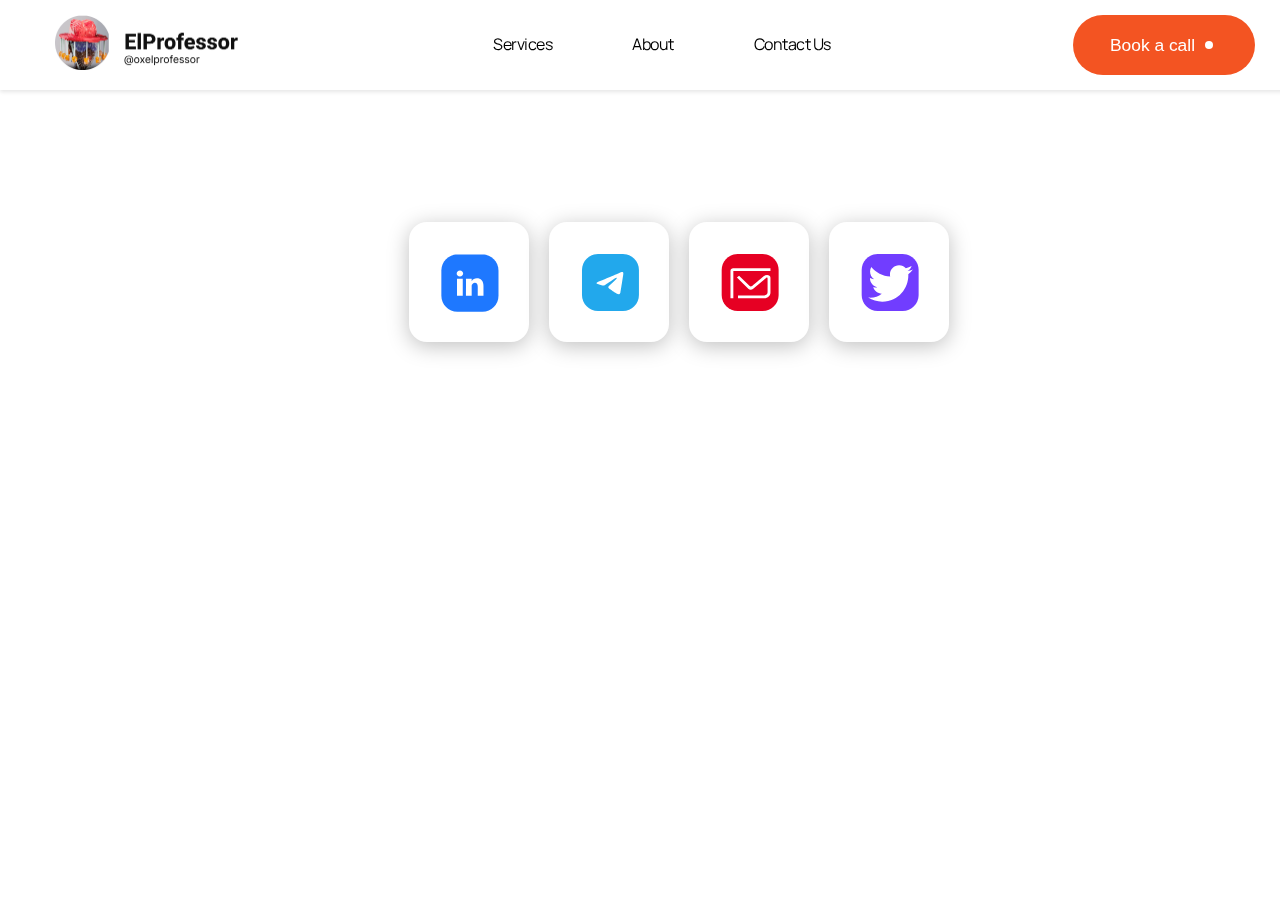
<file: contact.html>
<!DOCTYPE html>
<html lang="en">

<head>
    <meta charset="UTF-8">
    <meta name="viewport" content="width=device-width, initial-scale=1.0">
    <title>Document</title>
    <link rel="stylesheet" href="/CSS/about us.css">
    <link rel="stylesheet" href="/CSS/style2.css">
</head>

<style>
    /* .contact-text {
        width: 55.153px;
height: 55.153px;
flex-shrink: 0;
    }

    .contact-text {
        display: flex;
    } */
    .contact-text {
    display: flex;
    justify-content: center; /* Add this line to center horizontally */
    align-items: center;
    padding: 15px;
    border-radius: 5px;
    color: #47372A;
    font-family: 'Inter', sans-serif;
    font-size: 70px;
    font-style: normal;
    font-weight: 600;
    line-height: normal;
    text-align: center; /* Add this line to center the text */
}

.contact-text img {
  margin: 0 10px;
  height: 40px;
  width: auto;
}

.contact-text a {
  color: #F35422;
  font-family: cursive;
  font-weight: bold;
}

.txt {
    display: flex;
    justify-content: center; /* Add this line to center horizontally */
    align-items: center;
}


</style>

<body>

    <nav class="nav1">
        <a href=""> <img src="/assets/logo.png" alt="Logo" height="30">
        </a>
        <ul>
            <li class="dropdown">
                <a href="services.html" class="dropbtn">Services</a>
                <!-- Include this HTML within your existing structure -->
                <div class="dropdown-content">
                    <div class="grid-container">
                        <a href="#">
                            <p>Coorporate Social media Branding
                                <br> and optimization
                            </p>
                        </a>
                        <a href="#">
                            <p>Coorporate Social media Branding
                                <br> and optimization
                            </p>
                        </a><a href="#">
                            <p>Coorporate Social media Branding
                                <br> and optimization
                            </p>
                        </a><a href="#">
                            <p>Coorporate Social media Branding
                                <br> and optimization
                            </p>
                        </a><a href="#">
                            <p>Coorporate Social media Branding
                                <br> and optimization
                            </p>
                        </a><a href="#">
                            <p>Coorporate Social media Branding
                                <br> and optimization
                            </p>
                        </a><a href="#">
                            <p>Coorporate Social media Branding
                                <br> and optimization
                            </p>
                        </a><a href="#">
                            <p>Coorporate Social media Branding
                                <br> and optimization
                            </p>
                        </a><a href="#">
                            <p>Coorporate Social media Branding
                                <br> and optimization
                            </p>
                        </a>
                        <a href="#">
                            <p>Coorporate Social media Branding
                                <br> and optimization
                            </p>
                        </a>
                        <a href="#">
                            <p>Coorporate Social media Branding
                                <br> and optimization
                            </p>
                        </a>
                        <a href="#">
                            <p>Coorporate Social media Branding
                                <br> and optimization
                            </p>
                        </a><a href="#">
                            <p>Coorporate Social media Branding
                                <br> and optimization
                            </p>
                        </a>
                        <a href="#">
                            <p>Coorporate Social media Branding
                                <br> and optimization
                            </p>
                        </a>
                        <a href="#">
                            <p>Coorporate Social media Branding
                                <br> and optimization
                            </p>
                        </a>
                    </div>
                </div>

            </li>
            <li><a href="about us.html">About</a></li>
            <li><a href="#">Contact Us</a></li>
        </ul>

        <button class="call-button" aria-label="Book A Call">
            <img src="/assets/Vector.png" alt="">
            <span>Book a call</span>
            <span class="circle"></span>
        </button>
    </nav>

<section>      
    <div id="contacts" class="content">
        <div class="contact-container" id="contactsectioned">
            <a href="your_twitter_link_2" class="cctwitter">
                <svg xmlns="http://www.w3.org/2000/svg" width="101" height="101" viewBox="0 0 101 101" fill="none">
                    <g clip-path="url(#clip0_160_22516)">
                        <path
                            d="M77.4043 0.599609H27.9141C17.9729 0.599609 9.91406 8.65848 9.91406 18.5996V61.5912C9.91406 71.5323 17.9729 79.5912 27.9141 79.5912H77.4043C87.3454 79.5912 95.4043 71.5323 95.4043 61.5912V18.5996C95.4043 8.65848 87.3454 0.599609 77.4043 0.599609Z"
                            fill="white" />
                        <path d="M100.5 0.599609H0.5V100.6H100.5V0.599609Z" fill="white" />
                        <path
                            d="M45.2858 64.3059V52.1613H49.5674L50.2085 47.4283H45.2857V44.4065C45.2857 43.0362 45.6853 42.1024 47.7494 42.1024L50.3818 42.1012V37.8681C49.9265 37.8105 48.3638 37.6816 46.5459 37.6816C42.7505 37.6816 40.152 39.8873 40.152 43.9379V47.4283H35.8594V52.1613H40.152V64.3058L45.2858 64.3059Z"
                            fill="white" />
                        <path
                            d="M63.4944 22.5605H38.3516C29.515 22.5605 22.3516 29.724 22.3516 38.5605V63.7033C22.3516 72.5399 29.515 79.7034 38.3516 79.7034H63.4944C72.3309 79.7034 79.4944 72.5399 79.4944 63.7033V38.5605C79.4944 29.724 72.3309 22.5605 63.4944 22.5605Z"
                            fill="#1E78FF" />
                        <path
                            d="M37.6797 41.4911C37.6797 40.645 37.9815 39.9471 38.5851 39.3971C39.1888 38.8472 39.9736 38.5723 40.9394 38.5723C41.8881 38.5723 42.6556 38.843 43.242 39.3845C43.8456 39.9428 44.1475 40.6704 44.1475 41.5673C44.1475 42.3795 43.8543 43.0563 43.2679 43.5978C42.6642 44.1561 41.8708 44.4353 40.8877 44.4353H40.8618C39.9132 44.4353 39.1457 44.1561 38.5593 43.5978C37.9729 43.0394 37.6797 42.3371 37.6797 41.4911ZM38.016 63.6998V46.745H43.7594V63.6998H38.016ZM46.9416 63.6998H52.685V54.2325C52.685 53.6403 52.754 53.1834 52.892 52.8619C53.1334 52.2866 53.4999 51.8001 53.9915 51.4025C54.4831 51.0049 55.0996 50.806 55.8413 50.806C57.773 50.806 58.7389 52.0836 58.7389 54.6386V63.6998H64.4823V53.9787C64.4823 51.4744 63.8787 49.5751 62.6713 48.2806C61.464 46.9862 59.8686 46.3389 57.8851 46.3389C55.6602 46.3389 53.9268 47.278 52.685 49.1563V49.207H52.6591L52.685 49.1563V46.745H46.9416C46.9761 47.2865 46.9933 48.9701 46.9933 51.7959C46.9933 54.6217 46.9761 58.5896 46.9416 63.6998Z"
                            fill="white" />
                    </g>
                    <defs>
                        <clipPath id="clip0_160_22516">
                            <rect width="100" height="100" fill="white" transform="translate(0.5 0.599609)" />
                        </clipPath>
                    </defs>
                </svg>
            </a>

            <a href="your_twitter_link_2" class="cctwitter">
                <svg xmlns="http://www.w3.org/2000/svg" width="101" height="101" viewBox="0 0 101 101" fill="none">
                    <g clip-path="url(#clip0_160_22548)">
                        <path
                            d="M77.7168 0.109375H28.2266C18.2854 0.109375 10.2266 8.16825 10.2266 18.1094V61.101C10.2266 71.0421 18.2854 79.101 28.2266 79.101H77.7168C87.6579 79.101 95.7168 71.0421 95.7168 61.101V18.1094C95.7168 8.16825 87.6579 0.109375 77.7168 0.109375Z"
                            fill="white" />
                        <path d="M100.812 0.109375H0.8125V100.109H100.812V0.109375Z" fill="white" />
                        <path
                            d="M63.9401 22.042H38.9844C30.1478 22.042 22.9844 29.2054 22.9844 38.042V62.9977C22.9844 71.8343 30.1478 78.9977 38.9844 78.9977H63.9401C72.7766 78.9977 79.9401 71.8343 79.9401 62.9977V38.042C79.9401 29.2054 72.7766 22.042 63.9401 22.042Z"
                            fill="#22A8EC" />
                        <path
                            d="M39.2409 49.7506C39.2409 49.7506 51.0667 44.8973 55.1681 43.1883C56.7404 42.5048 62.0722 40.3173 62.0722 40.3173C62.0722 40.3173 64.5331 39.3603 64.328 41.6844C64.2596 42.6415 63.7128 45.9909 63.1659 49.6139C62.3456 54.7407 61.457 60.3459 61.457 60.3459C61.457 60.3459 61.3203 61.9182 60.1582 62.1916C58.9962 62.465 57.0821 61.2347 56.7404 60.9612C56.4668 60.7562 51.6135 57.68 49.8363 56.1762C49.3577 55.766 48.8109 54.9458 49.9046 53.9888C52.3655 51.733 55.3048 48.9303 57.0821 47.1531C57.9024 46.3327 58.7226 44.4187 55.3048 46.7428C50.4515 50.0924 45.6665 53.2368 45.6665 53.2368C45.6665 53.2368 44.5727 53.9204 42.522 53.3051C40.4712 52.69 38.0787 51.8697 38.0787 51.8697C38.0787 51.8697 36.4383 50.8443 39.2409 49.7506Z"
                            fill="white" />
                    </g>
                    <defs>
                        <clipPath id="clip0_160_22548">
                            <rect width="100" height="100" fill="white" transform="translate(0.8125 0.109375)" />
                        </clipPath>
                    </defs>
                </svg>
            </a>

            <a href="your_twitter_link_2" class="cctwitter">
                <svg xmlns="http://www.w3.org/2000/svg" width="101" height="101" viewBox="0 0 101 101" fill="none">
                    <g clip-path="url(#clip0_160_22525)">
                        <path d="M95.4043 0.109375H9.91406V79.101H95.4043V0.109375Z" fill="white" />
                        <path d="M100.5 0.109375H0.5V100.109H100.5V0.109375Z" fill="white" />
                        <path
                            d="M46.0983 63.7054V51.5608H50.3799L51.0209 46.8278H46.0981V43.806C46.0981 42.4357 46.4978 41.5019 48.5618 41.5019L51.1942 41.5007V37.2676C50.7389 37.21 49.1762 37.0811 47.3584 37.0811C43.5629 37.0811 40.9644 39.2867 40.9644 43.3374V46.8278H36.6719V51.5608H40.9644V63.7052L46.0983 63.7054Z"
                            fill="white" />
                        <path
                            d="M63.6354 21.9287H38.6797C29.8431 21.9287 22.6797 29.0922 22.6797 37.9287V62.8844C22.6797 71.721 29.8431 78.8844 38.6797 78.8844H63.6354C72.4719 78.8844 79.6354 71.721 79.6354 62.8844V37.9287C79.6354 29.0922 72.4719 21.9287 63.6354 21.9287Z"
                            fill="#E60023" />
                        <path fill-rule="evenodd" clip-rule="evenodd"
                            d="M31.4609 66.2402V38.8293C31.4609 37.3995 32.6705 36.2402 34.1625 36.2402H71.4609V39.0042H34.3451V66.2402H31.4609ZM40.0429 43.6322L50.4349 53.8564C51.1415 54.5816 52.3251 54.6282 53.0916 53.9612C53.0916 53.9612 62.1381 46.255 64.6564 44.1856C67.1745 42.1162 71.4608 42.6958 71.4608 45.778V60.4195C71.4608 63.6343 68.7416 66.2402 65.3872 66.2402H38.9703V63.4764H65.336C67.1256 63.4764 68.5768 62.0857 68.5768 60.3703V46.3874C68.5768 45.3515 67.8265 45.459 67.3546 45.8646L53.91 56.9849C52.5751 58.1325 50.5275 58.0443 49.3054 56.7865L37.9354 45.519L40.0429 43.6322Z"
                            fill="white" />
                    </g>
                    <defs>
                        <clipPath id="clip0_160_22525">
                            <rect width="100" height="100" fill="white" transform="translate(0.5 0.109375)" />
                        </clipPath>
                    </defs>
                </svg>
            </a>

            <a href="your_twitter_link_2" class="cctwitter">
                <svg xmlns="http://www.w3.org/2000/svg" width="101" height="101" viewBox="0 0 101 101" fill="none">
                    <g clip-path="url(#clip0_160_22525)">
                        <path d="M95.4043 0.109375H9.91406V79.101H95.4043V0.109375Z" fill="white" />
                        <path d="M100.5 0.109375H0.5V100.109H100.5V0.109375Z" fill="white" />
                        <path
                            d="M46.0983 63.7054V51.5608H50.3799L51.0209 46.8278H46.0981V43.806C46.0981 42.4357 46.4978 41.5019 48.5618 41.5019L51.1942 41.5007V37.2676C50.7389 37.21 49.1762 37.0811 47.3584 37.0811C43.5629 37.0811 40.9644 39.2867 40.9644 43.3374V46.8278H36.6719V51.5608H40.9644V63.7052L46.0983 63.7054Z"
                            fill="white" />
                        <path
                            d="M63.6354 21.9287H38.6797C29.8431 21.9287 22.6797 29.0922 22.6797 37.9287V62.8844C22.6797 71.721 29.8431 78.8844 38.6797 78.8844H63.6354C72.4719 78.8844 79.6354 71.721 79.6354 62.8844V37.9287C79.6354 29.0922 72.4719 21.9287 63.6354 21.9287Z"
                            fill="#713DFF" />
                        <path
                            d="M43.2403 69.6367C60.1032 69.6367 69.3248 55.6665 69.3248 43.5521C69.3248 43.1554 69.3167 42.7604 69.2989 42.3671C71.0931 41.0689 72.6416 39.4613 73.8719 37.6198C72.2292 38.3501 70.4615 38.8416 68.6073 39.0632C70.4999 37.9281 71.953 36.1328 72.6386 33.9925C70.8389 35.0602 68.8701 35.8127 66.8171 36.2178C65.1442 34.4359 62.7626 33.3213 60.1252 33.3213C55.0624 33.3213 50.9569 37.427 50.9569 42.4878C50.9569 43.2073 51.0374 43.907 51.1947 44.5782C43.5753 44.1948 36.8189 40.5468 32.2971 34.9997C31.4827 36.3987 31.0543 37.9888 31.0557 39.6075C31.0557 42.7882 32.6742 45.596 35.1354 47.2387C33.6796 47.1943 32.2557 46.8011 30.9834 46.0921C30.9821 46.1306 30.9821 46.1681 30.9821 46.2092C30.9821 50.6491 34.1422 54.356 38.3371 55.196C37.5492 55.4106 36.7362 55.5191 35.9196 55.5187C35.3414 55.5183 34.7644 55.4629 34.1966 55.3533C35.3638 58.9959 38.7482 61.6467 42.7608 61.7207C39.623 64.1801 35.6703 65.645 31.3743 65.645C30.6353 65.645 29.9052 65.603 29.1875 65.5181C33.2449 68.1188 38.0623 69.6367 43.2403 69.6367Z"
                            fill="white" />
                    </g>
                    <defs>
                        <clipPath id="clip0_160_22525">
                            <rect width="100" height="100" fill="white" transform="translate(0.5 0.109375)" />
                        </clipPath>
                    </defs>
                </svg>
            </a>



        </div>


    </div>
</section>
   
</body>

</html>
</file>
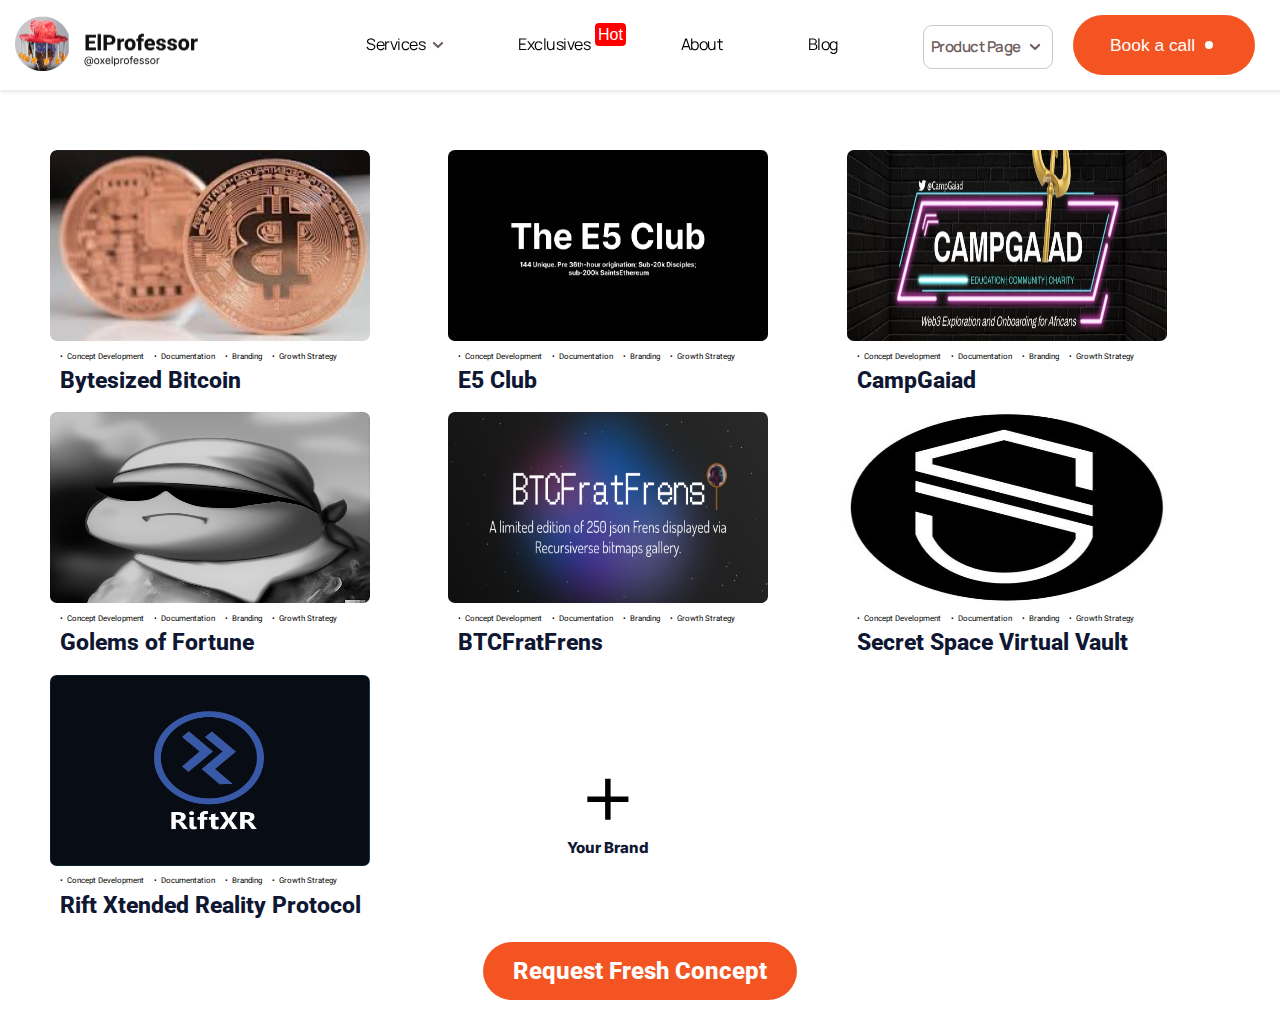
<file: products.html>
<!DOCTYPE html>
<html lang="en">

<head>
  <meta charset="UTF-8">
  <meta name="viewport" content="width=device-width, initial-scale=1.0">
  <title>Your Page Title</title>
  <!-- Include your CSS file or styles here -->
  <link rel="stylesheet" href="/CSS/products.css">
  <link rel="stylesheet" href="/CSS/style.css">
</head>

<body>

  <header>
    <nav class="naav" style="width: 100vw;">
      <div class="logo">
        <a href="index.html"><img src="/assets/logo.png" alt="Logo"></a>
      </div>
      <div class="menu-toggle">
        <input type="checkbox" class="bar" />
        <span></span>
        <span></span>
        <span></span>
      </div>
      <ul class="menu">
        <li><a href="services.html" class="todisappear">Services</a>
        </li>
        <li class="dropdown">
          <a href="services.html" class="dropbtn">Services<svg xmlns="http://www.w3.org/2000/svg" width="20" height="20"
              viewBox="0 0 20 20" fill="none">
              <path d="M14.1382 7.93115L10.0002 12.0691L5.8623 7.93115" stroke="#705E5E" stroke-width="2"
                stroke-miterlimit="10" stroke-linecap="round" stroke-linejoin="round" />
            </svg></a>
          <div class="dropdown-content">
            <div class="grid-container">
              <a href="services.html#subservice-item">
                <p>Corporate Social Media Branding and Optimization.
                </p>
              </a>
              <a href="services.html#subservice-item">
                <p>Project evaluation and Introduction to the Bitmaps Ecosystem and High-Value Individuals within
                  Ordinals.
                </p>
              </a><a href="services.html#subservice-item">
                <p>Speed Learn Ordinal Development and connect with innovative projects for partnerships, collaboration,
                  or Jobs.
                </p>
              </a><a href="services.html#subservice-item">
                <p>Products and Services Funnel Strategy and Consolidation.
                </p>
              </a><a href="services.html#subservice-item">
                <p>Write a feature article or deep dive for your Project (honest review).
                </p>
              </a><a href="#">
                <p>Get connected to guest speak on top Bitcoin/Ordinals Podcasts and Shows.
                </p>
              </a><a href="#">
                <p>Blockchain Brand/Service Consultancy.
                  - Personal Brand Development; Coaching; Review and Optimization.
                </p>
              </a><a href="#">
                <p> Brand/Product viability analysis and Review.
                </p>
              </a><a href="#">
                <p>VR-enabling, Virtual Space Walkthrough, and Visual tours of Brand (UE5, Lumen); Service Gamification.
                </p>
              </a>
              <a href="#">
                <p>Custom AI training for Brand Specific Value Proposition expertise.
                </p>
              </a>
              <a href="#">
                <p>Work with independent teams to bring their art projects to an explorable bitmap gallery
                </p>
              </a>
              <a href="#" style="border-bottom: 1px solid rgba(109, 99, 99, 0.67);">
                <p>Bitmap Development Consultant.
                </p>
              </a><a href="#" style="border-bottom: 1px solid rgba(109, 99, 99, 0.67);">
                <p>Partnership Facilitation - Pitch Deck, Image Design, Multiple Elevator Pitch. Introductory Message
                  and Pitch.
                </p>
              </a>
              <a href="#" style="border-bottom: 1px solid rgba(109, 99, 99, 0.67);">
                <p>Next Level Brand Upgrade
                </p>
              </a>
            </div>
          </div>

        </li>


        <li>
          <a href="#" onclick="showPopup()">Exclusives</a>
          <span
            style="color: white; padding: 3px; border-radius: 4px; background-color: red; position: relative; top: -10px;">Hot</span>
        </li>

        <li><a style="position: relative; left: -15px; font-style: bold ;" href="about us.html">About</a></li>
        <li><a href="https://consortiumkb.wordpress.com/">Blog</a></li>

        <div class="togglebtn">
          <button class="mobile-button" onclick="handleButtonClick('Button 1')"><a href="product.html">Product
              page</a></button>
          <button class="mobile-button" onclick="handleButtonClick('Button 1')"><a href="services.html">Service page</a></button>
        </div>
      </ul>


      <div class="navleft-container">
        <div class="switch">
          <h2>Product Page</h2>
          <svg xmlns="http://www.w3.org/2000/svg" width="20" height="20" viewBox="0 0 20 20" fill="none">
            <path d="M14.1382 7.93115L10.0002 12.0691L5.8623 7.93115" stroke="#705E5E" stroke-width="2"
              stroke-miterlimit="10" stroke-linecap="round" stroke-linejoin="round" />
          </svg>
          <div class="dropdown-content1">
            <a href="product.html" onclick="changePage('product Page')">Product Page</a>
            <a href="index.html" onclick="changePage('Service Page')">Service Page</a>
          </div>
        </div>
        <button class="call-button" onclick="window.location.href='https://x.com/oxelprof?s=20'" aria-label="Book A Call">
          <img src="/assets/Vector.png" alt="">
          <span>Book a call</span>
          <span class="circle"></span>  
        </button>
      </div>

    </nav>
  </header>

  <div class="card-container" style="margin-top: 150px;">
    <!-- First Row -->
    <div class="bigcard">
      <img src="/assets/images 1.png" alt="">
      <div class="role">
        <h2>Concept Development</h2>
        <h2>Documentation</h2>
        <h2>Branding</h2>
        <h2>Growth Strategy</h2>
      </div>
      <div class="companyname">Bytesized Bitcoin</div>
    </div>
    <div class="bigcard">
      <img src="/assets/Frame 2147223056.png" alt="">
      <div class="role">
        <h2>Concept Development</h2>
        <h2>Documentation</h2>
        <h2>Branding</h2>
        <h2>Growth Strategy</h2>
      </div>
      <div class="companyname">E5 Club</div>
    </div>

    <div class="bigcard">
      <img src="/assets/campgaiad.jpg" alt="">
      <div class="role">
        <h2>Concept Development</h2>
        <h2>Documentation</h2>
        <h2>Branding</h2>
        <h2>Growth Strategy</h2>
      </div>
      <div class="companyname">CampGaiad</div>
    </div>
    <!-- Second Row -->
    <div class="bigcard">
      <img src="/assets/golem of fortune.webp" alt="">
      <div class="role">
        <h2>Concept Development</h2>
        <h2>Documentation</h2>
        <h2>Branding</h2>
        <h2>Growth Strategy</h2>
      </div>
      <div class="companyname">Golems of Fortune</div>
    </div>

    <div class="bigcard">
      <img src="/assets/Group 35471.png" alt="">
      <div class="role">
        <h2>Concept Development</h2>
        <h2>Documentation</h2>
        <h2>Branding</h2>
        <h2>Growth Strategy</h2>
      </div>
      <div class="companyname">BTCFratFrens</div>
    </div>


    <div class="bigcard">
      <img src="/assets/HNllCYi8_400x400.jpg" alt="">
      <div class="role">
        <h2>Concept Development</h2>
        <h2>Documentation</h2>
        <h2>Branding</h2>
        <h2>Growth Strategy</h2>
      </div>
      <div class="companyname">Secret Space Virtual Vault</div>
    </div>
    <!-- Third Row -->
    <div class="bigcard">
      <img src="/assets/Photo from El Professor.jpg" alt="">
      <div class="role">
        <h2>Concept Development</h2>
        <h2>Documentation</h2>
        <h2>Branding</h2>
        <h2>Growth Strategy</h2>
      </div>
      <div class="companyname">Rift Xtended Reality Protocol</div>
    </div>

    <div class="bigcard">
      <div class="yourb">
        <h1>+</h1>
        <h2>Your Brand</h2>
      </div>
    </div>
  </div>

  <!-- Button below the cards -->
  <button class="action-button" onclick="window.location.href='https://docs.google.com/forms/d/e/1FAIpQLSe1SHdx3i4g-O3tP5-7bsfOAOqn-u1ouaeLg7v1UyFSzv0SoA/viewform?usp=sf_link'">Request Fresh Concept</button>

  <div class="modal-overlay" id="modalOverlay2">
    <div class="modal-content">
      <div id="contacts" class="content">
        <div class="contact-container" id="contactsectioned">

          <div class="twtop">

            <a href="your_twitter_link_2" class="cctwitter">
              <svg xmlns="http://www.w3.org/2000/svg" width="101" height="101" viewBox="0 0 101 101" fill="none">
                <g clip-path="url(#clip0_160_22516)">
                  <path
                    d="M77.4043 0.599609H27.9141C17.9729 0.599609 9.91406 8.65848 9.91406 18.5996V61.5912C9.91406 71.5323 17.9729 79.5912 27.9141 79.5912H77.4043C87.3454 79.5912 95.4043 71.5323 95.4043 61.5912V18.5996C95.4043 8.65848 87.3454 0.599609 77.4043 0.599609Z"
                    fill="white" />
                  <path d="M100.5 0.599609H0.5V100.6H100.5V0.599609Z" fill="white" />
                  <path
                    d="M45.2858 64.3059V52.1613H49.5674L50.2085 47.4283H45.2857V44.4065C45.2857 43.0362 45.6853 42.1024 47.7494 42.1024L50.3818 42.1012V37.8681C49.9265 37.8105 48.3638 37.6816 46.5459 37.6816C42.7505 37.6816 40.152 39.8873 40.152 43.9379V47.4283H35.8594V52.1613H40.152V64.3058L45.2858 64.3059Z"
                    fill="white" />
                  <path
                    d="M63.4944 22.5605H38.3516C29.515 22.5605 22.3516 29.724 22.3516 38.5605V63.7033C22.3516 72.5399 29.515 79.7034 38.3516 79.7034H63.4944C72.3309 79.7034 79.4944 72.5399 79.4944 63.7033V38.5605C79.4944 29.724 72.3309 22.5605 63.4944 22.5605Z"
                    fill="#1E78FF" />
                  <path
                    d="M37.6797 41.4911C37.6797 40.645 37.9815 39.9471 38.5851 39.3971C39.1888 38.8472 39.9736 38.5723 40.9394 38.5723C41.8881 38.5723 42.6556 38.843 43.242 39.3845C43.8456 39.9428 44.1475 40.6704 44.1475 41.5673C44.1475 42.3795 43.8543 43.0563 43.2679 43.5978C42.6642 44.1561 41.8708 44.4353 40.8877 44.4353H40.8618C39.9132 44.4353 39.1457 44.1561 38.5593 43.5978C37.9729 43.0394 37.6797 42.3371 37.6797 41.4911ZM38.016 63.6998V46.745H43.7594V63.6998H38.016ZM46.9416 63.6998H52.685V54.2325C52.685 53.6403 52.754 53.1834 52.892 52.8619C53.1334 52.2866 53.4999 51.8001 53.9915 51.4025C54.4831 51.0049 55.0996 50.806 55.8413 50.806C57.773 50.806 58.7389 52.0836 58.7389 54.6386V63.6998H64.4823V53.9787C64.4823 51.4744 63.8787 49.5751 62.6713 48.2806C61.464 46.9862 59.8686 46.3389 57.8851 46.3389C55.6602 46.3389 53.9268 47.278 52.685 49.1563V49.207H52.6591L52.685 49.1563V46.745H46.9416C46.9761 47.2865 46.9933 48.9701 46.9933 51.7959C46.9933 54.6217 46.9761 58.5896 46.9416 63.6998Z"
                    fill="white" />
                </g>
                <defs>
                  <clipPath id="clip0_160_22516">
                    <rect width="100" height="100" fill="white" transform="translate(0.5 0.599609)" />
                  </clipPath>
                </defs>
              </svg>
            </a>

            <a href="your_twitter_link_2" class="cctwitter">
              <svg xmlns="http://www.w3.org/2000/svg" width="101" height="101" viewBox="0 0 101 101" fill="none">
                <g clip-path="url(#clip0_160_22548)">
                  <path
                    d="M77.7168 0.109375H28.2266C18.2854 0.109375 10.2266 8.16825 10.2266 18.1094V61.101C10.2266 71.0421 18.2854 79.101 28.2266 79.101H77.7168C87.6579 79.101 95.7168 71.0421 95.7168 61.101V18.1094C95.7168 8.16825 87.6579 0.109375 77.7168 0.109375Z"
                    fill="white" />
                  <path d="M100.812 0.109375H0.8125V100.109H100.812V0.109375Z" fill="white" />
                  <path
                    d="M63.9401 22.042H38.9844C30.1478 22.042 22.9844 29.2054 22.9844 38.042V62.9977C22.9844 71.8343 30.1478 78.9977 38.9844 78.9977H63.9401C72.7766 78.9977 79.9401 71.8343 79.9401 62.9977V38.042C79.9401 29.2054 72.7766 22.042 63.9401 22.042Z"
                    fill="#22A8EC" />
                  <path
                    d="M39.2409 49.7506C39.2409 49.7506 51.0667 44.8973 55.1681 43.1883C56.7404 42.5048 62.0722 40.3173 62.0722 40.3173C62.0722 40.3173 64.5331 39.3603 64.328 41.6844C64.2596 42.6415 63.7128 45.9909 63.1659 49.6139C62.3456 54.7407 61.457 60.3459 61.457 60.3459C61.457 60.3459 61.3203 61.9182 60.1582 62.1916C58.9962 62.465 57.0821 61.2347 56.7404 60.9612C56.4668 60.7562 51.6135 57.68 49.8363 56.1762C49.3577 55.766 48.8109 54.9458 49.9046 53.9888C52.3655 51.733 55.3048 48.9303 57.0821 47.1531C57.9024 46.3327 58.7226 44.4187 55.3048 46.7428C50.4515 50.0924 45.6665 53.2368 45.6665 53.2368C45.6665 53.2368 44.5727 53.9204 42.522 53.3051C40.4712 52.69 38.0787 51.8697 38.0787 51.8697C38.0787 51.8697 36.4383 50.8443 39.2409 49.7506Z"
                    fill="white" />
                </g>
                <defs>
                  <clipPath id="clip0_160_22548">
                    <rect width="100" height="100" fill="white" transform="translate(0.8125 0.109375)" />
                  </clipPath>
                </defs>
              </svg>
            </a>

          </div>

          <div class="twbottom">

            <a href="your_twitter_link_2" class="cctwitter">
              <svg xmlns="http://www.w3.org/2000/svg" width="101" height="101" viewBox="0 0 101 101" fill="none">
                <g clip-path="url(#clip0_160_22525)">
                  <path d="M95.4043 0.109375H9.91406V79.101H95.4043V0.109375Z" fill="white" />
                  <path d="M100.5 0.109375H0.5V100.109H100.5V0.109375Z" fill="white" />
                  <path
                    d="M46.0983 63.7054V51.5608H50.3799L51.0209 46.8278H46.0981V43.806C46.0981 42.4357 46.4978 41.5019 48.5618 41.5019L51.1942 41.5007V37.2676C50.7389 37.21 49.1762 37.0811 47.3584 37.0811C43.5629 37.0811 40.9644 39.2867 40.9644 43.3374V46.8278H36.6719V51.5608H40.9644V63.7052L46.0983 63.7054Z"
                    fill="white" />
                  <path
                    d="M63.6354 21.9287H38.6797C29.8431 21.9287 22.6797 29.0922 22.6797 37.9287V62.8844C22.6797 71.721 29.8431 78.8844 38.6797 78.8844H63.6354C72.4719 78.8844 79.6354 71.721 79.6354 62.8844V37.9287C79.6354 29.0922 72.4719 21.9287 63.6354 21.9287Z"
                    fill="#E60023" />
                  <path fill-rule="evenodd" clip-rule="evenodd"
                    d="M31.4609 66.2402V38.8293C31.4609 37.3995 32.6705 36.2402 34.1625 36.2402H71.4609V39.0042H34.3451V66.2402H31.4609ZM40.0429 43.6322L50.4349 53.8564C51.1415 54.5816 52.3251 54.6282 53.0916 53.9612C53.0916 53.9612 62.1381 46.255 64.6564 44.1856C67.1745 42.1162 71.4608 42.6958 71.4608 45.778V60.4195C71.4608 63.6343 68.7416 66.2402 65.3872 66.2402H38.9703V63.4764H65.336C67.1256 63.4764 68.5768 62.0857 68.5768 60.3703V46.3874C68.5768 45.3515 67.8265 45.459 67.3546 45.8646L53.91 56.9849C52.5751 58.1325 50.5275 58.0443 49.3054 56.7865L37.9354 45.519L40.0429 43.6322Z"
                    fill="white" />
                </g>
                <defs>
                  <clipPath id="clip0_160_22525">
                    <rect width="100" height="100" fill="white" transform="translate(0.5 0.109375)" />
                  </clipPath>
                </defs>
              </svg>
            </a>

            <a href="your_twitter_link_2" class="cctwitter">
              <svg xmlns="http://www.w3.org/2000/svg" width="101" height="101" viewBox="0 0 101 101" fill="none">
                <g clip-path="url(#clip0_160_22525)">
                  <path d="M95.4043 0.109375H9.91406V79.101H95.4043V0.109375Z" fill="white" />
                  <path d="M100.5 0.109375H0.5V100.109H100.5V0.109375Z" fill="white" />
                  <path
                    d="M46.0983 63.7054V51.5608H50.3799L51.0209 46.8278H46.0981V43.806C46.0981 42.4357 46.4978 41.5019 48.5618 41.5019L51.1942 41.5007V37.2676C50.7389 37.21 49.1762 37.0811 47.3584 37.0811C43.5629 37.0811 40.9644 39.2867 40.9644 43.3374V46.8278H36.6719V51.5608H40.9644V63.7052L46.0983 63.7054Z"
                    fill="white" />
                  <path
                    d="M63.6354 21.9287H38.6797C29.8431 21.9287 22.6797 29.0922 22.6797 37.9287V62.8844C22.6797 71.721 29.8431 78.8844 38.6797 78.8844H63.6354C72.4719 78.8844 79.6354 71.721 79.6354 62.8844V37.9287C79.6354 29.0922 72.4719 21.9287 63.6354 21.9287Z"
                    fill="#713DFF" />
                  <path
                    d="M43.2403 69.6367C60.1032 69.6367 69.3248 55.6665 69.3248 43.5521C69.3248 43.1554 69.3167 42.7604 69.2989 42.3671C71.0931 41.0689 72.6416 39.4613 73.8719 37.6198C72.2292 38.3501 70.4615 38.8416 68.6073 39.0632C70.4999 37.9281 71.953 36.1328 72.6386 33.9925C70.8389 35.0602 68.8701 35.8127 66.8171 36.2178C65.1442 34.4359 62.7626 33.3213 60.1252 33.3213C55.0624 33.3213 50.9569 37.427 50.9569 42.4878C50.9569 43.2073 51.0374 43.907 51.1947 44.5782C43.5753 44.1948 36.8189 40.5468 32.2971 34.9997C31.4827 36.3987 31.0543 37.9888 31.0557 39.6075C31.0557 42.7882 32.6742 45.596 35.1354 47.2387C33.6796 47.1943 32.2557 46.8011 30.9834 46.0921C30.9821 46.1306 30.9821 46.1681 30.9821 46.2092C30.9821 50.6491 34.1422 54.356 38.3371 55.196C37.5492 55.4106 36.7362 55.5191 35.9196 55.5187C35.3414 55.5183 34.7644 55.4629 34.1966 55.3533C35.3638 58.9959 38.7482 61.6467 42.7608 61.7207C39.623 64.1801 35.6703 65.645 31.3743 65.645C30.6353 65.645 29.9052 65.603 29.1875 65.5181C33.2449 68.1188 38.0623 69.6367 43.2403 69.6367Z"
                    fill="white" />
                </g>
                <defs>
                  <clipPath id="clip0_160_22525">
                    <rect width="100" height="100" fill="white" transform="translate(0.5 0.109375)" />
                  </clipPath>
                </defs>
              </svg>
            </a>
          </div>


        </div>


      </div>
      <!-- Your popup content goes here -->
      <button onclick="closeModal()">Close</button>
    </div>
  </div>

  <div id="popup-container" class="popups-container">
    <div class="popup-content-container">
      <div class="popup-content2">
        <div class="popup-screen">
          <h2 class="popup-header">
            Ecosystem Introduction
          </h2>

          <p style="margin-bottom: 50px;">Discuss your idea; review your concept, documentation, get a
            sponsored deepdive and introduce your project in details to the bitmap/ordinal/bitcoin
            community</p>

          <div class="popup-buttons">
            <button class="popup-button">Make a Request</button>
            <button class="popup-button">Book a Call</button>
          </div>

          <button onclick="closePopup()">Close</button>
        </div>


        <div class="popup-screen">
          <h2 class="popup-header">
            Idea to Launch
          </h2>

          <p style="margin-bottom: 50px;">Work directly with Elprofessor to bring your ideas to product.
            Including concep, strategy, technical and managemet communication support. Get featured
            across all platforms </p>

          <div class="popup-buttons">
            <button class="popup-button">Make a Request</button>
            <button class="popup-button">Book a Call</button>
          </div>

          <button onclick="closePopup()">Close</button>
        </div>
        <div class="popup-screen">
          <h2 class="popup-header">
            Paid Consultation
          </h2>

          <p style="margin-bottom: 50px;">
            In-depth conversation about your idea; developing on bitcoin/bitmaps; learning the potentials
            of a personal brand on ordinals; brainstorming or feedbacks
          </p>


          <div class="popup-buttons">
            <button class="popup-button">Make a Request</button>
            <button class="popup-button">Send a DM</button>
          </div>

          <button onclick="closePopup()">Close</button>
        </div>
      </div>


      <div class="popup-control popup-prev" onclick="showScreen('prev')">‹</div>
      <div class="popup-control popup-next" onclick="showScreen('next')">›</div>
    </div>
  </div>

  <script src="real.js"></script>
</body>

</html>
</file>
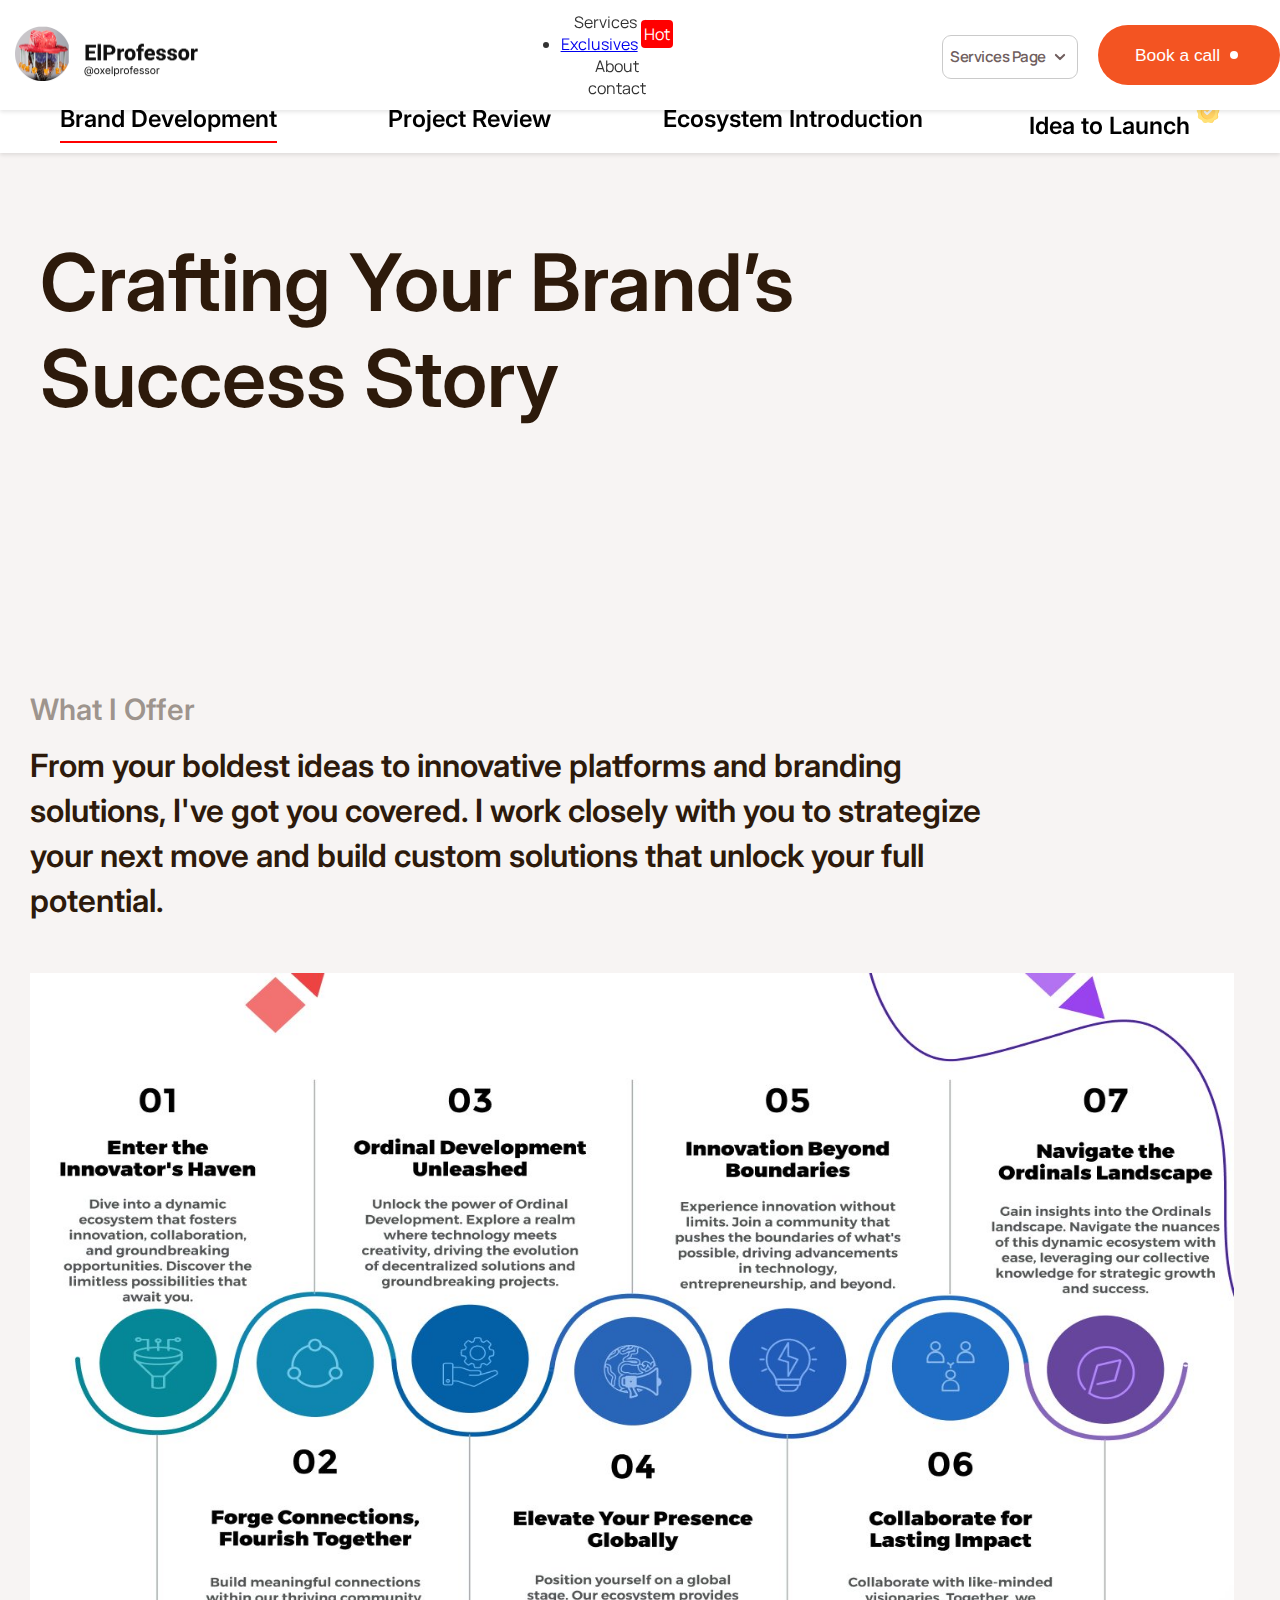
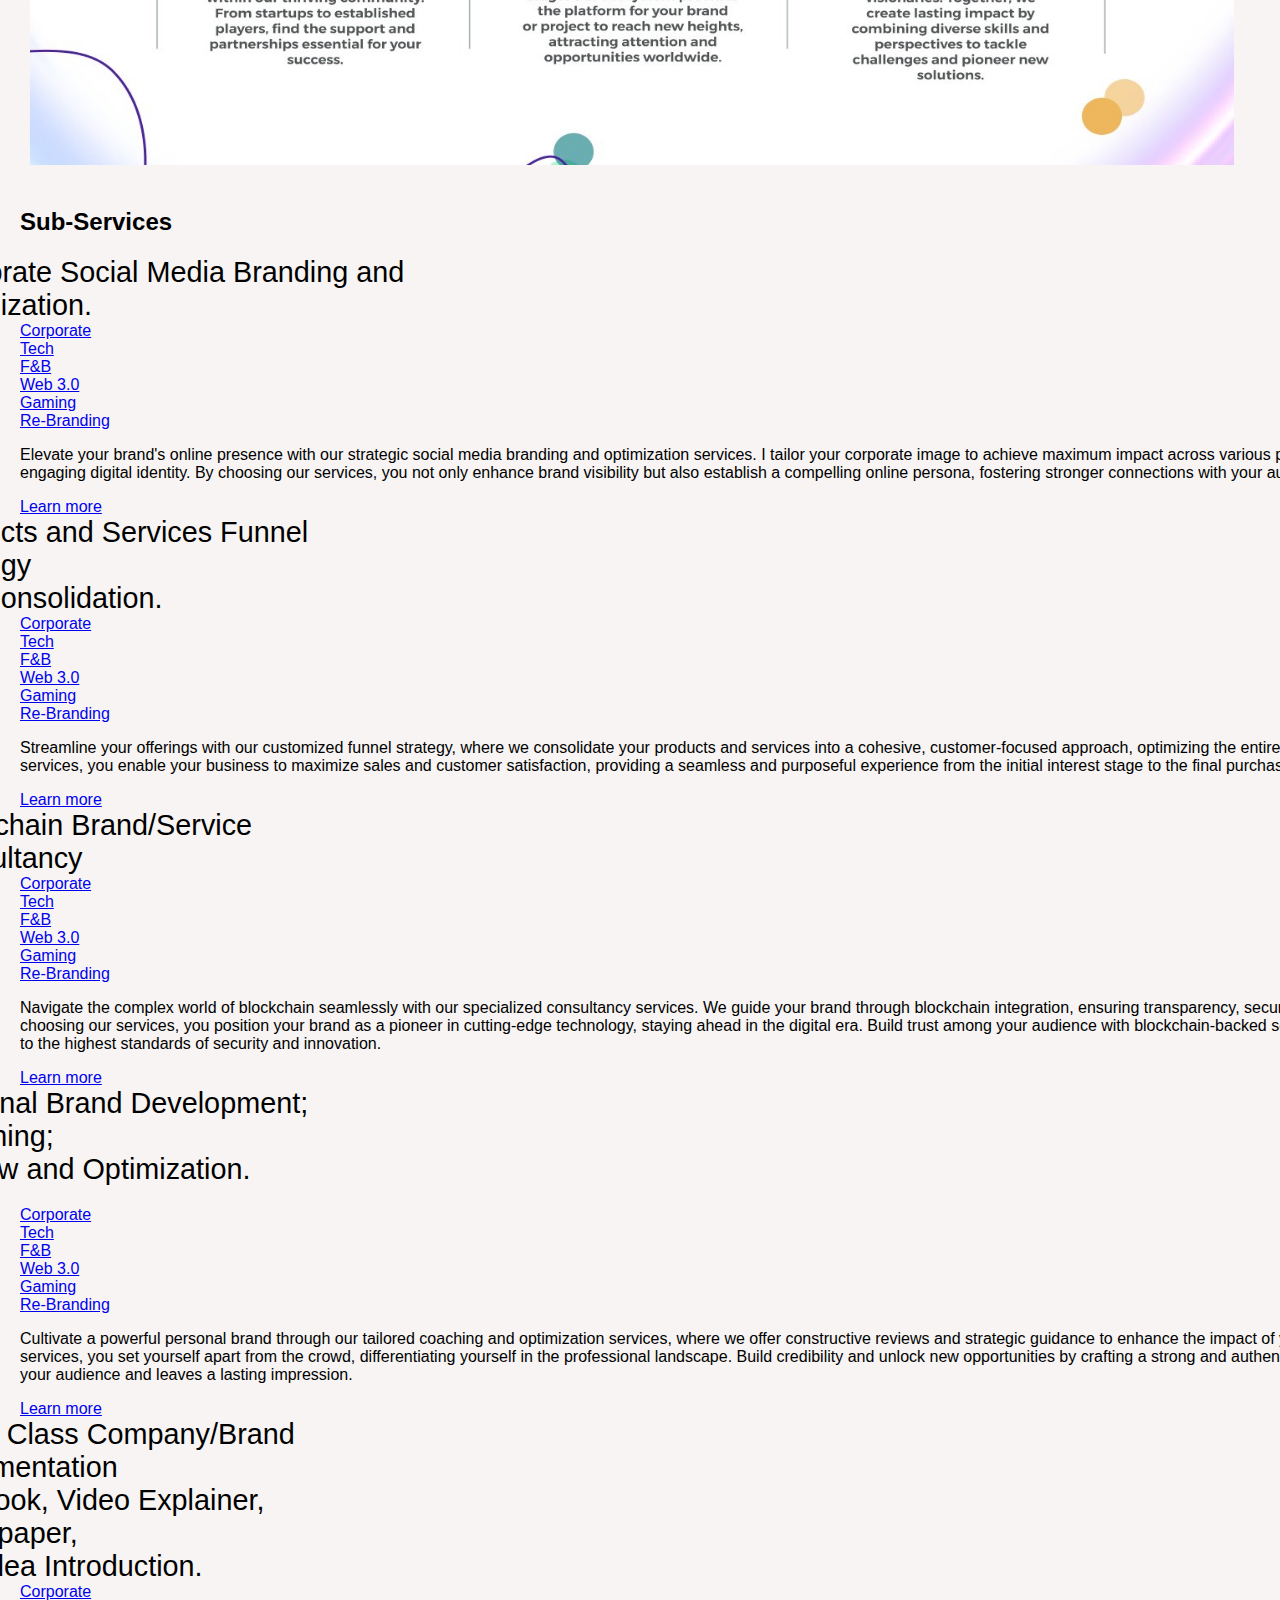
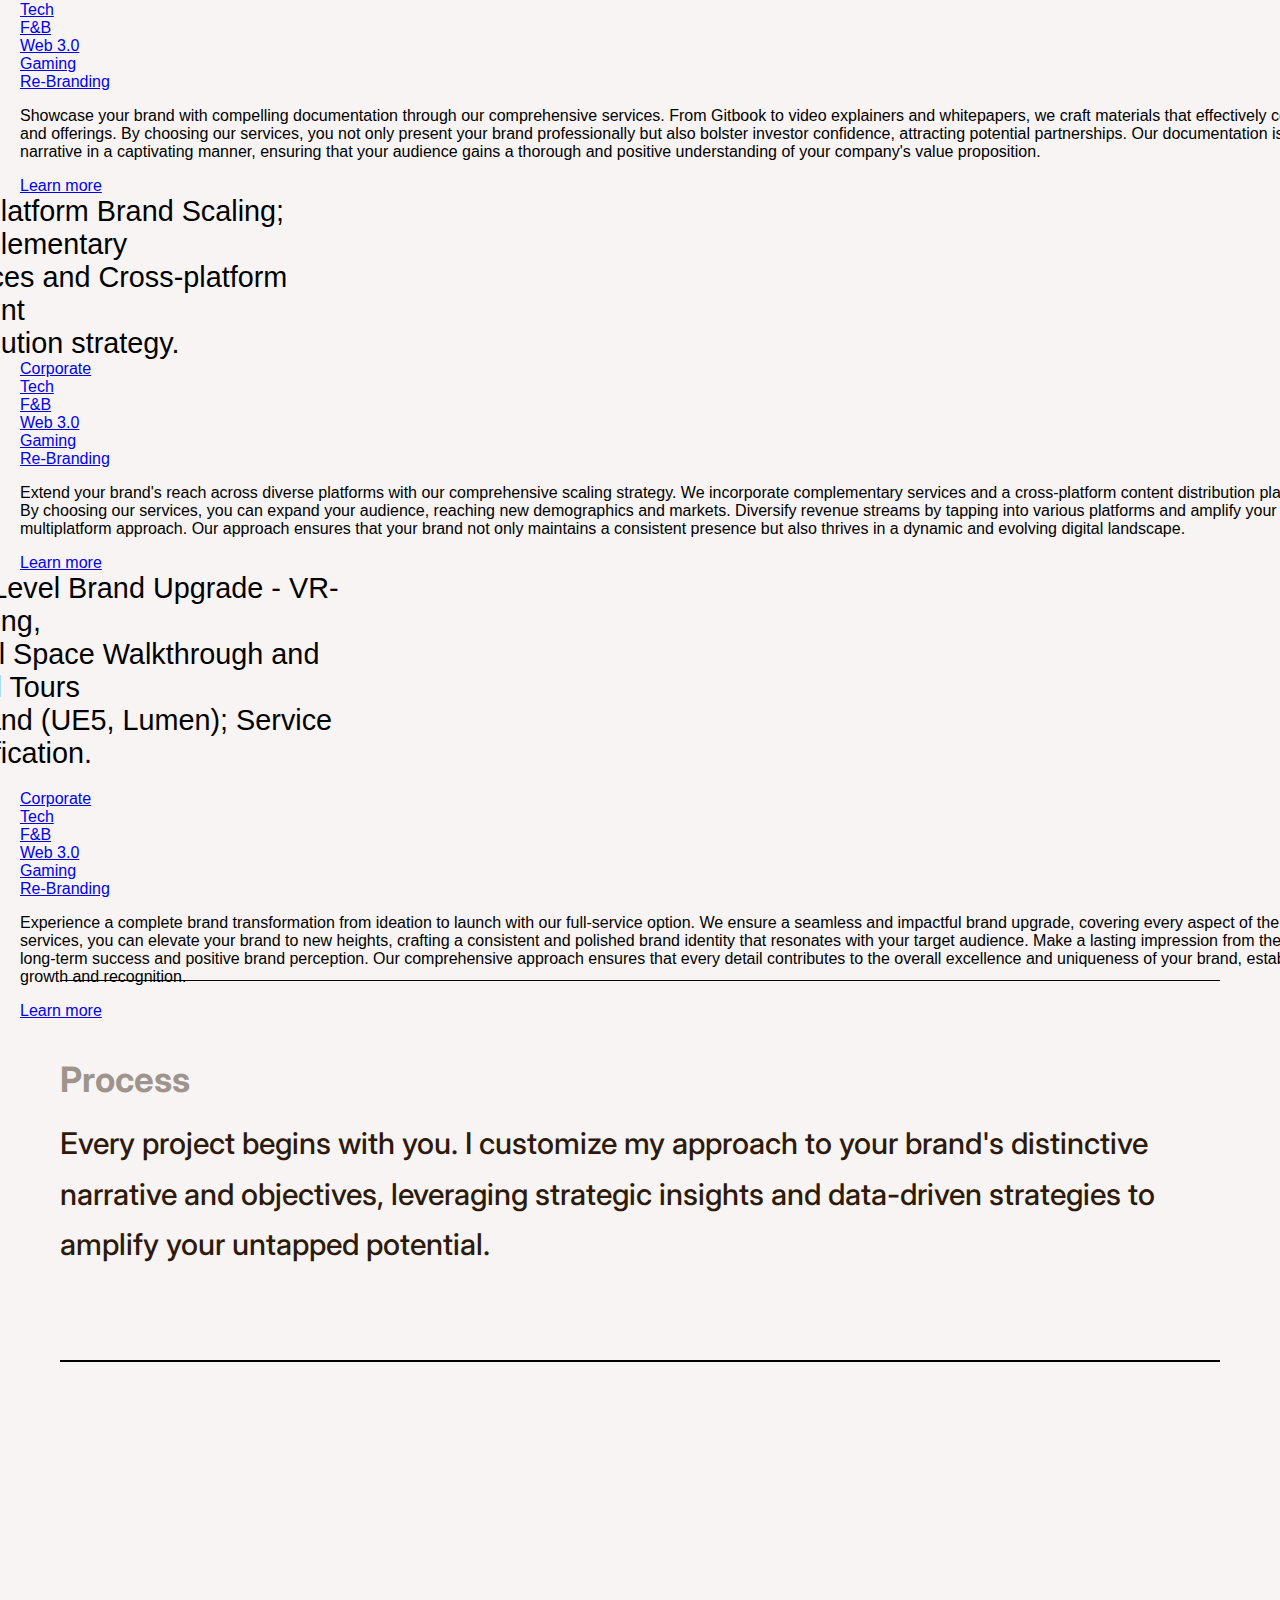
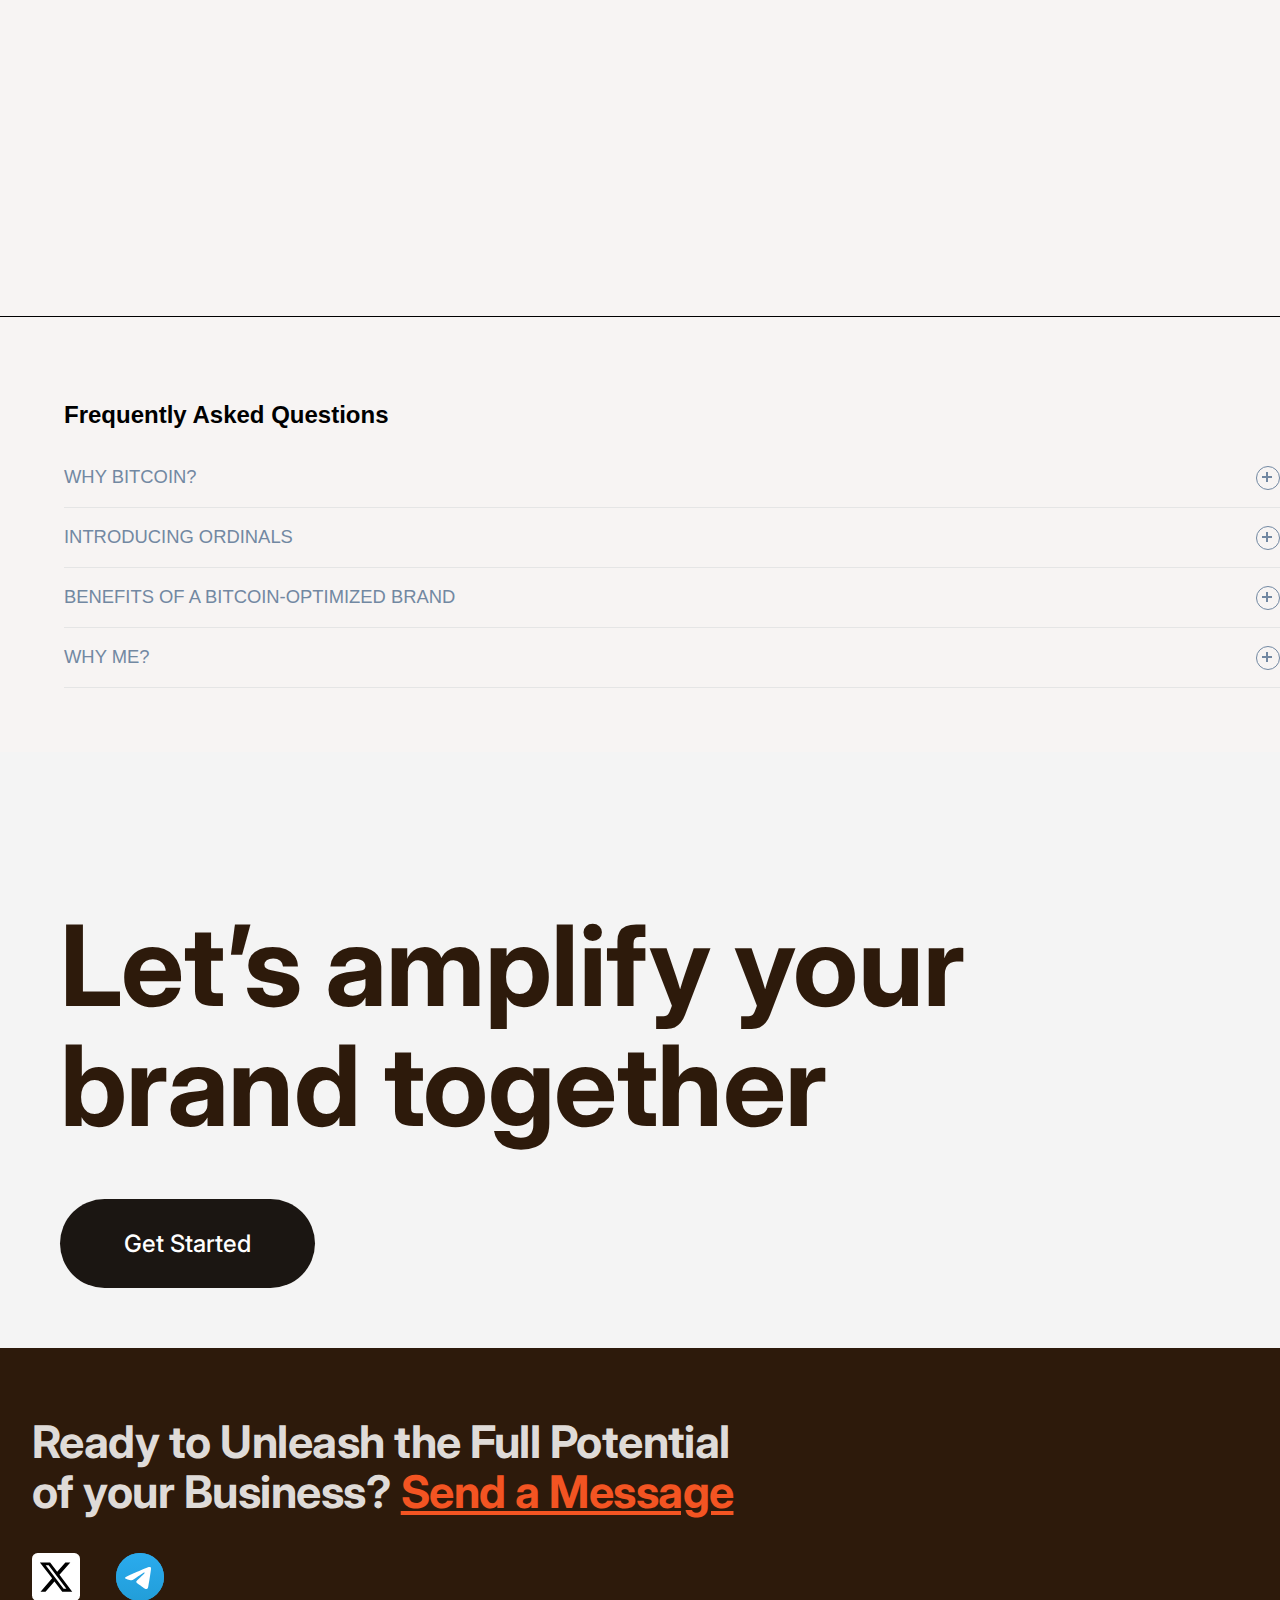
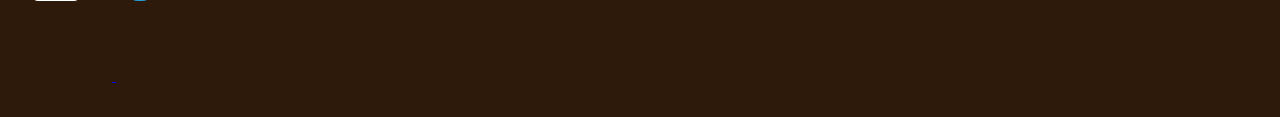
<file: services.html>
<!DOCTYPE html>
<html lang="en">

<head>
    <meta charset="UTF-8">
    <meta name="viewport" content="width=device-width, initial-scale=1.0">
    <title>Your Website Title</title>
    <link rel="stylesheet" href="/CSS/services.css">
    <link rel="stylesheet" href="/CSS/style.css">


    <script src="https://dd.nyc/wp-content/themes/dd.nyc/static/js/jquery.min.js"></script>
    <script src="https://dd.nyc/wp-content/themes/dd.nyc/static/js/slick.min.js"></script>
    <link href="https://dd.nyc/wp-content/themes/dd.nyc/static/css/main.css?v=20231218-1923" rel="stylesheet"
        type="text/css" />
    <!-- <link href="https://dd.nyc/wp-content/themes/dd.nyc/style.css?v=20231218-1923" rel="stylesheet" type="text/css" /> -->

</head>

<body style="background-color: #f7f4f3;">
    <header>
        <nav class="naav" style="width: 100vw; height: 80px; background-color: #fff ;">
            <div class="logo">
                <a href="index.html"><img src="/assets/logo.png" alt="Logo"></a>
            </div>
            <div class="menu-toggle" style="display: none;">
                <input type="checkbox" class="bar" />
                <span></span>
                <span></span>
                <span></span>
            </div>

            <div class="menuu" style="display: flex; margin-right: -40px;">

                <ul class="topnav desktop" style="visibility: visible;">


                    <li class="dropdown topnav-item js-topnav-follow-item">
                        <a href="services.html" class="dropbtn"
                            style="color: #333; font-size: 1rem;   font-family: 'Manrope', sans-serif; font-style: normal; text-decoration: none;">Services<svg
                                xmlns="http://www.w3.org/2000/svg" width="20" height="20" viewBox="0 0 20 20"
                                fill="none">
                                <path d="M14.1382 7.93115L10.0002 12.0691L5.8623 7.93115" stroke="#705E5E"
                                    stroke-width="2" stroke-miterlimit="10" stroke-linecap="round"
                                    stroke-linejoin="round" />
                            </svg></a>
                        <div class="dropdown-content" style="margin-top: 590px;">
                            <div class="grid-container">
                                <a href="services.html#subservice-item">
                                    <p>Corporate Social Media Branding and Optimization.
                                    </p>
                                </a>
                                <a href="services.html#subservice-item">
                                    <p>Project evaluation and Introduction to the Bitmaps Ecosystem and High-Value
                                        Individuals within
                                        Ordinals.
                                    </p>
                                </a><a href="services.html#subservice-item">
                                    <p>Speed Learn Ordinal Development and connect with innovative projects for
                                        partnerships, collaboration,
                                        or Jobs.
                                    </p>
                                </a><a href="services.html#subservice-item">
                                    <p>Products and Services Funnel Strategy and Consolidation.
                                    </p>
                                </a><a href="services.html#subservice-item">
                                    <p>Write a feature article or deep dive for your Project (honest review).
                                    </p>
                                </a><a href="#">
                                    <p>Get connected to guest speak on top Bitcoin/Ordinals Podcasts and Shows.
                                    </p>
                                </a><a href="#">
                                    <p>Blockchain Brand/Service Consultancy.
                                        - Personal Brand Development; Coaching; Review and Optimization.
                                    </p>
                                </a><a href="#">
                                    <p> Brand/Product viability analysis and Review.
                                    </p>
                                </a><a href="#">
                                    <p>VR-enabling, Virtual Space Walkthrough, and Visual tours of Brand (UE5, Lumen);
                                        Service Gamification.
                                    </p>
                                </a>
                                <a href="#">
                                    <p>Custom AI training for Brand Specific Value Proposition expertise.
                                    </p>
                                </a>
                                <a href="#">
                                    <p>Work with independent teams to bring their art projects to an explorable bitmap
                                        gallery
                                    </p>
                                </a>
                                <a href="#" style="border-bottom: 1px solid rgba(109, 99, 99, 0.67);">
                                    <p>Bitmap Development Consultant.
                                    </p>
                                </a><a href="#" style="border-bottom: 1px solid rgba(109, 99, 99, 0.67);">
                                    <p>Partnership Facilitation - Pitch Deck, Image Design, Multiple Elevator Pitch.
                                        Introductory Message
                                        and Pitch.
                                    </p>
                                </a>
                                <a href="#" style="border-bottom: 1px solid rgba(109, 99, 99, 0.67);">
                                    <p>Next Level Brand Upgrade
                                    </p>
                                </a>
                            </div>
                        </div>

                    </li>


                    <li
                        style="color: #333; font-size: 1rem;   font-family: 'Manrope', sans-serif; font-style: normal; text-decoration: none;">
                        <a href="#" onclick="showPopup()">Exclusives</a>
                        <span
                            style="color: white; padding: 3px; border-radius: 4px; background-color: red; position: relative; top: -10px;">Hot</span>
                    </li>
                    <li class="topnav-item js-topnav-follow-item"><a href="about.html"
                            style="color: #333; font-size: 1rem;   font-family: 'Manrope', sans-serif; font-style: normal; text-decoration: none;">About</a>
                    </li>
                    <li class="topnav-item js-topnav-follow-item"><a href="javascript:void(0);"
                            style="color: #333; font-size: 1rem;   font-family: 'Manrope', sans-serif; font-style: normal; text-decoration: none;"
                            onclick="showModal()">contact</a>
                    </li>
                </ul>
            </div>


            <div class="navleft-container" style="margin-right: -25px;">
                <div class="switch">
                    <h2>Services Page</h2>
                    <svg xmlns="http://www.w3.org/2000/svg" width="20" height="20" viewBox="0 0 20 20" fill="none">
                        <path d="M14.1382 7.93115L10.0002 12.0691L5.8623 7.93115" stroke="#705E5E" stroke-width="2"
                            stroke-miterlimit="10" stroke-linecap="round" stroke-linejoin="round" />
                    </svg>
                    <div class="dropdown-content1">
                        <a href="index.html" onclick="changePage('Services Page')">Services Page</a>
                        <a href="product.html" onclick="changePage('Product Page')">Product Page</a>
                    </div>
                </div>
                <button class="call-button" onclick="window.location.href='https://x.com/oxelprof?s=20'" aria-label="Book A Call">
                    <img src="/assets/Vector.png" alt="">
                    <span>Book a call</span>
                    <span class="circle"></span>
                </button>
            </div>

        </nav>
    </header>


    <!---------------------------------------------- nav ---------------------------------------->
    <nav class="nav2" style="padding-top: 40px; margin-top: 40px; z-index: 1;">
        <div class="second-nav">
            <a href="#brand" onclick="showContent('brand')">
                <div class="cc">Brand Development</div>
            </a>
            <a href="#project" onclick="showContent('project')">
                <div class="cc">Project Review</div>
            </a>
            <a href="#ecosystem" onclick="showContent('ecosystem')">
                <div class="cc">Ecosystem Introduction</div>
            </a>
            <a href="product.html" style="margin-left: -5px">
                <div class="cc">Idea to Launch <span
                        style="color: white;  border-radius: 4px;"><svg
                            xmlns="http://www.w3.org/2000/svg" viewBox="0 0 512 512" id="quality">
                            <path fill="#ffe177" fill-rule="evenodd"
                                d="m286.323 29.141 30.486 22.82c8.338 6.241 17.114 9.435 27.513 10.014l38.021 2.115c22.767 1.266 41.258 16.781 46.458 38.983l8.686 37.077c2.375 10.14 7.045 18.228 14.639 25.355l27.767 26.061c16.626 15.604 20.817 39.375 10.531 59.725l-17.179 33.985c-4.698 9.295-6.32 18.492-5.084 28.833l4.52 37.812c2.706 22.641-9.363 43.544-30.323 52.521l-35.006 14.992c-9.574 4.1-16.728 10.103-22.428 18.819l-20.843 31.87c-12.48 19.083-35.162 27.338-56.988 20.742l-36.452-11.016c-9.969-3.013-19.308-3.013-29.278 0l-36.452 11.016c-21.826 6.596-44.508-1.659-56.988-20.742l-20.843-31.87c-5.701-8.716-12.855-14.719-22.428-18.819L69.644 404.44c-20.96-8.977-33.029-29.88-30.323-52.521l4.52-37.812c1.236-10.341-.386-19.538-5.084-28.833l-17.179-33.985c-10.286-20.349-6.095-44.12 10.531-59.725l27.767-26.061c7.594-7.127 12.263-15.215 14.638-25.355l8.686-37.077c5.2-22.201 23.691-37.716 46.458-38.983l38.021-2.115c10.399-.578 19.175-3.773 27.513-10.014l30.486-22.82c18.253-13.662 42.391-13.662 60.645.002z"
                                clip-rule="evenodd"></path>
                            <path fill="#ffd064" fill-rule="evenodd"
                                d="m286.323 29.141 30.486 22.82c8.338 6.241 17.114 9.435 27.513 10.014l38.021 2.115c22.767 1.266 41.258 16.781 46.458 38.983l8.686 37.077c2.375 10.14 7.045 18.228 14.639 25.355l27.767 26.061c16.626 15.604 20.817 39.375 10.531 59.725l-17.179 33.985c-4.698 9.295-6.32 18.492-5.084 28.833l4.52 37.812c2.706 22.641-9.363 43.544-30.323 52.521l-35.006 14.992c-9.574 4.1-16.728 10.103-22.428 18.819l-20.843 31.87c-11.537 17.641-31.791 26.027-52.028 21.983 12.82-2.61 24.353-10.248 32.028-21.983l20.843-31.87c5.7-8.716 12.854-14.72 22.428-18.819l35.006-14.992c20.961-8.977 33.029-29.88 30.323-52.521l-4.52-37.812c-1.236-10.341.386-19.538 5.084-28.833l17.179-33.985c10.286-20.349 6.095-44.12-10.531-59.725l-27.767-26.061c-7.594-7.127-12.263-15.215-14.639-25.355l-8.686-37.077c-5.2-22.201-23.691-37.716-46.458-38.983l-38.021-2.115c-10.399-.578-19.175-3.773-27.513-10.014l-30.486-22.82c-6.243-4.673-13.174-7.747-20.322-9.224 13.752-2.841 28.311.233 40.322 9.224zM246 478.654a56.175 56.175 0 0 0-4.638 1.193l-36.452 11.016c-8.404 2.54-16.934 2.875-24.96 1.241a53.397 53.397 0 0 0 4.959-1.241l36.452-11.016c8.409-2.541 16.37-2.939 24.639-1.193z"
                                clip-rule="evenodd"></path>
                            <circle cx="256" cy="256" r="155.546" fill="#ffd064" fill-rule="evenodd" clip-rule="evenodd"
                                transform="rotate(-45.001 255.998 256.004)"></circle>
                            <path fill="#ffc338" fill-rule="evenodd"
                                d="M256 100.454c3.361 0 6.693.119 10 .329C184.756 105.94 120.455 173.455 120.455 256c0 82.545 64.302 150.06 145.546 155.217-3.307.21-6.64.329-10 .329-85.906 0-155.546-69.64-155.546-155.546-.001-85.905 69.639-155.546 155.545-155.546z"
                                clip-rule="evenodd"></path>
                            <path fill="#eceff1" fill-rule="evenodd"
                                d="m236.553 269.06 71.996-72.714c8.522-8.607 22.426-8.632 31.008-.096 8.581 8.533 8.608 22.397.095 30.989-29.195 29.465-58.193 59.126-87.523 88.456-8.575 8.575-22.483 8.574-31.058 0l-48.661-48.66c-8.575-8.575-8.575-22.483 0-31.058 8.574-8.575 22.484-8.575 31.058 0l33.085 33.083z"
                                clip-rule="evenodd"></path>
                        </svg></span></div>
            </a>
        </div>
    </nav>

    <!---------------------------------------------- nav ending ---------------------------------------->



    <div class="fixed-button2">
        <a href="index.html">Go Home</a>
    </div>


    <!---------------------------------------------- branding ---------------------------------------->

    <section id="brand" class="content">

        <section class="hero">
            <div class="hero-text">Crafting Your Brand’s <br> Success Story</div>
        </section>

        <section class="new-section" style="margin-bottom: 20px;">
            <h2 class="section-header">What I Offer</h2>
            <p class="section-paragraph">
                From your boldest ideas to innovative platforms and branding solutions, I've got you covered. I work
                closely
                with you to strategize your next move and build custom solutions that unlock your full potential.
            </p>
            <img src="/assets/image 9.png" alt="Description of the image">
        </section>


        <div class="section" style="margin-top: -0.1rem;">
            <div class="wrapper">
                <div class="inner-wrapper">
                    <div class="section-caption js-aos">
                        <div class="section-caption_text">
                            <h2>Sub-Services</h2>
                        </div>
                    </div>
                    <div class="service-grid">
                        <div>
                            <div class="service-list js-service-container fadein js-aos">
                                <div class="service active js-service">
                                    <div class="service-caption js-service-caption edited" style="width: 40%;">Corporate
                                        Social Media
                                        Branding and <br> Optimization.</div>
                                    <div class="service-content js-service-content">

                                        <div class="service-tags">
                                            <div class="chips">
                                                <div class="chip">
                                                    <a href="#" class="chip-label">Corporate</a>
                                                </div>
                                                <div class="chip">
                                                    <a href="#" class="chip-label">Tech</a>
                                                </div>
                                                <div class="chip">
                                                    <a href="#" class="chip-label">F&B</a>
                                                </div>
                                                <div class="chip">
                                                    <a href="#" class="chip-label">Web 3.0</a>
                                                </div>
                                                <div class="chip">
                                                    <a href="#" class="chip-label">Gaming</a>
                                                </div>
                                                <div class="chip">
                                                    <a href="#" class="chip-label">Re-Branding</a>
                                                </div>
                                            </div>
                                        </div>

                                        <div class="service-text">
                                            <p>Elevate your brand's online presence with our strategic social media
                                                branding and optimization
                                                services. I tailor your corporate image to achieve maximum impact across
                                                various platforms,
                                                ensuring a cohesive and engaging digital identity. By choosing our
                                                services, you not only
                                                enhance brand visibility but also establish a compelling online persona,
                                                fostering stronger
                                                connections with your audience for sustained growth.</p>
                                        </div>
                                        <div class="service-action">
                                            <a href="https://dd.nyc/service/web-design/" class="redlink">
                                                <span>Learn more</span>
                                            </a>
                                        </div>
                                    </div>
                                </div>

                                <div class="service  js-service">
                                    <div class="service-caption js-service-caption edited">Products and Services Funnel
                                        Strategy <br> and
                                        Consolidation.</div>
                                    <div class="service-content js-service-content">

                                        <div class="service-tags">
                                            <div class="chips">
                                                <div class="chip">
                                                    <a href="#" class="chip-label">Corporate</a>
                                                </div>
                                                <div class="chip">
                                                    <a href="#" class="chip-label">Tech</a>
                                                </div>
                                                <div class="chip">
                                                    <a href="#" class="chip-label">F&B</a>
                                                </div>
                                                <div class="chip">
                                                    <a href="#" class="chip-label">Web 3.0</a>
                                                </div>
                                                <div class="chip">
                                                    <a href="#" class="chip-label">Gaming</a>
                                                </div>
                                                <div class="chip">
                                                    <a href="#" class="chip-label">Re-Branding</a>
                                                </div>
                                            </div>
                                        </div>
                                        <div class="service-text">
                                            <p>Streamline your offerings with our customized funnel strategy, where we
                                                consolidate your
                                                products and services into a cohesive, customer-focused approach,
                                                optimizing the entire
                                                conversion journey. By choosing our services, you enable your business
                                                to maximize sales and
                                                customer satisfaction, providing a seamless and purposeful experience
                                                from the initial interest
                                                stage to the final purchase. </p>
                                        </div>
                                        <div class="service-action">
                                            <a href="https://dd.nyc/service/branding/" class="redlink">
                                                <span>Learn more</span>
                                            </a>
                                        </div>
                                    </div>
                                </div>

                                <div class="service  js-service">
                                    <div class="service-caption js-service-caption edited">Blockchain Brand/Service
                                        Consultancy
                                    </div>
                                    <div class="service-content js-service-content">

                                        <div class="service-tags">
                                            <div class="chips">
                                                <div class="chip">
                                                    <a href="#" class="chip-label">Corporate</a>
                                                </div>
                                                <div class="chip">
                                                    <a href="#" class="chip-label">Tech</a>
                                                </div>
                                                <div class="chip">
                                                    <a href="#" class="chip-label">F&B</a>
                                                </div>
                                                <div class="chip">
                                                    <a href="#" class="chip-label">Web 3.0</a>
                                                </div>
                                                <div class="chip">
                                                    <a href="#" class="chip-label">Gaming</a>
                                                </div>
                                                <div class="chip">
                                                    <a href="#" class="chip-label">Re-Branding</a>
                                                </div>
                                            </div>
                                        </div>
                                        <div class="service-text">
                                            <p>Navigate the complex world of blockchain seamlessly with our specialized
                                                consultancy services.
                                                We guide your brand through blockchain integration, ensuring
                                                transparency, security, and
                                                innovation at every step. By choosing our services, you position your
                                                brand as a pioneer in
                                                cutting-edge technology, staying ahead in the digital era. Build trust
                                                among your audience with
                                                blockchain-backed solutions, showcasing your commitment to the highest
                                                standards of security and
                                                innovation.
                                            </p>
                                        </div>
                                        <div class="service-action">
                                            <a href="https://dd.nyc/service/ui-ux-design/" class="redlink">
                                                <span>Learn more</span>
                                            </a>
                                        </div>
                                    </div>
                                </div>

                                <div class="service  js-service">
                                    <div class="service-caption js-service-caption edited" style="margin-bottom: 20px;">
                                        Personal Brand
                                        Development; Coaching; <br> Review and Optimization.</div>
                                    <div class="service-content js-service-content">

                                        <div class="service-tags">
                                            <div class="chips">
                                                <div class="chip">
                                                    <a href="#" class="chip-label">Corporate</a>
                                                </div>
                                                <div class="chip">
                                                    <a href="#" class="chip-label">Tech</a>
                                                </div>
                                                <div class="chip">
                                                    <a href="#" class="chip-label">F&B</a>
                                                </div>
                                                <div class="chip">
                                                    <a href="#" class="chip-label">Web 3.0</a>
                                                </div>
                                                <div class="chip">
                                                    <a href="#" class="chip-label">Gaming</a>
                                                </div>
                                                <div class="chip">
                                                    <a href="#" class="chip-label">Re-Branding</a>
                                                </div>
                                            </div>
                                        </div>

                                        <div class="service-text">
                                            <p>Cultivate a powerful personal brand through our tailored coaching and
                                                optimization services,
                                                where we offer constructive reviews and strategic guidance to enhance
                                                the impact of your
                                                personal brand. By choosing our services, you set yourself apart from
                                                the crowd, differentiating
                                                yourself in the professional landscape. Build credibility and unlock new
                                                opportunities by
                                                crafting a strong and authentic personal brand that resonates with your
                                                audience and leaves a
                                                lasting impression.</p>
                                        </div>
                                        <div class="service-action">
                                            <a href="#" class="redlink">
                                                <span>Learn more</span>
                                            </a>
                                        </div>
                                    </div>
                                </div>

                                <div class="service  js-service">
                                    <div class="service-caption js-service-caption edited">World Class Company/Brand
                                        Documentation <br>
                                        - Gitbook, Video Explainer, Whitepaper, <br> and Idea
                                        Introduction.</div>
                                    <div class="service-content js-service-content">

                                        <div class="service-tags">
                                            <div class="chips">
                                                <div class="chip">
                                                    <a href="#" class="chip-label">Corporate</a>
                                                </div>
                                                <div class="chip">
                                                    <a href="#" class="chip-label">Tech</a>
                                                </div>
                                                <div class="chip">
                                                    <a href="#" class="chip-label">F&B</a>
                                                </div>
                                                <div class="chip">
                                                    <a href="#" class="chip-label">Web 3.0</a>
                                                </div>
                                                <div class="chip">
                                                    <a href="#" class="chip-label">Gaming</a>
                                                </div>
                                                <div class="chip">
                                                    <a href="#" class="chip-label">Re-Branding</a>
                                                </div>
                                            </div>
                                        </div>


                                        <div class="service-text">
                                            <p>Showcase your brand with compelling documentation through our
                                                comprehensive services. From
                                                Gitbook to video explainers and whitepapers, we craft materials that
                                                effectively communicate
                                                your company's vision and offerings. By choosing our services, you not
                                                only present your brand
                                                professionally but also bolster investor confidence, attracting
                                                potential partnerships. Our
                                                documentation is designed to convey your brand's narrative in a
                                                captivating manner, ensuring
                                                that your audience gains a thorough and positive understanding of your
                                                company's value
                                                proposition.</p>
                                        </div>
                                        <div class="service-action">
                                            <a href="#" class="redlink">
                                                <span>Learn more</span>
                                            </a>
                                        </div>
                                    </div>
                                </div>

                                <div class="service  js-service">
                                    <div class="service-caption js-service-caption edited">Multiplatform Brand Scaling;
                                        Complementary
                                        <br> Services and Cross-platform Content <br> distribution
                                        strategy.
                                    </div>
                                    <div class="service-content js-service-content">

                                        <div class="service-tags">
                                            <div class="chips">
                                                <div class="chip">
                                                    <a href="#" class="chip-label">Corporate</a>
                                                </div>
                                                <div class="chip">
                                                    <a href="#" class="chip-label">Tech</a>
                                                </div>
                                                <div class="chip">
                                                    <a href="#" class="chip-label">F&B</a>
                                                </div>
                                                <div class="chip">
                                                    <a href="#" class="chip-label">Web 3.0</a>
                                                </div>
                                                <div class="chip">
                                                    <a href="#" class="chip-label">Gaming</a>
                                                </div>
                                                <div class="chip">
                                                    <a href="#" class="chip-label">Re-Branding</a>
                                                </div>
                                            </div>
                                        </div>


                                        <div class="service-text">
                                            <p>Extend your brand's reach across diverse platforms with our comprehensive
                                                scaling strategy. We
                                                incorporate complementary services and a cross-platform content
                                                distribution plan for maximum
                                                exposure and impact. By choosing our services, you can expand your
                                                audience, reaching new
                                                demographics and markets. Diversify revenue streams by tapping into
                                                various platforms and
                                                amplify your brand influence through a strategic, multiplatform
                                                approach. Our approach ensures
                                                that your brand not only maintains a consistent presence but also
                                                thrives in a dynamic and
                                                evolving digital landscape.</p>
                                        </div>
                                        <div class="service-action">
                                            <a href="#" class="redlink">
                                                <span>Learn more</span>
                                            </a>
                                        </div>
                                    </div>
                                </div>

                                <div class="service  js-service">
                                    <div class="service-caption js-service-caption edited" style="margin-bottom: 20px;">
                                        Next Level Brand
                                        Upgrade - VR-enabling, <br> Virtual Space Walkthrough and Visual Tours <br> of
                                        Brand (UE5,
                                        Lumen); Service Gamification.</div>
                                    <div class="service-content js-service-content">

                                        <div class="service-tags">
                                            <div class="chips">
                                                <div class="chip">
                                                    <a href="#" class="chip-label">Corporate</a>
                                                </div>
                                                <div class="chip">
                                                    <a href="#" class="chip-label">Tech</a>
                                                </div>
                                                <div class="chip">
                                                    <a href="#" class="chip-label">F&B</a>
                                                </div>
                                                <div class="chip">
                                                    <a href="#" class="chip-label">Web 3.0</a>
                                                </div>
                                                <div class="chip">
                                                    <a href="#" class="chip-label">Gaming</a>
                                                </div>
                                                <div class="chip">
                                                    <a href="#" class="chip-label">Re-Branding</a>
                                                </div>
                                            </div>
                                        </div>


                                        <div class="service-text">
                                            <p>Experience a complete brand transformation from ideation to launch with
                                                our full-service
                                                option. We ensure a seamless and impactful brand upgrade, covering every
                                                aspect of the branding
                                                process. By choosing our services, you can elevate your brand to new
                                                heights, crafting a
                                                consistent and polished brand identity that resonates with your target
                                                audience. Make a lasting
                                                impression from the very beginning, setting the stage for long-term
                                                success and positive brand
                                                perception. Our comprehensive approach ensures that every detail
                                                contributes to the overall
                                                excellence and uniqueness of your brand, establishing a strong
                                                foundation for future growth and
                                                recognition.</p>
                                        </div>
                                        <div class="service-action">
                                            <a href="#" class="redlink">
                                                <span>Learn more</span>
                                            </a>
                                        </div>
                                    </div>
                                </div>
                            </div>
                        </div>
                        <div class="service-preview desktop fadein js-aos">
                            <div class="service-content-copy js-service-copy"></div>
                        </div>
                    </div>
                </div>
            </div>
        </div>

    </section>

    <!---------------------------------------------- branding end ---------------------------------------->

    <!---------------------------------------------- project ---------------------------------------->
    <section id="project" class="content">

        <section class="hero">
            <div class="hero-text">Refining Your Project to Perfection</div>
        </section>

        <section class="new-section" style="margin-bottom: 20px;">
            <h2 class="section-header">What I Offer</h2>
            <p class="section-paragraph">
                From introducing your brand to a flourishing ecosystem, I've got your journey covered. Working closely,
                we navigate through innovative strategies and solutions to unveil the full potential of your brand.
                Let's craft a compelling introduction to your ecosystem.
            </p>
            <img src="/assets/projecttt.png" alt="Description of the image">


            <div class="section" style="margin-top: -0.1rem;">
                <div class="wrapper">
                    <div class="inner-wrapper">
                        <div class="section-caption js-aos">
                            <div class="section-caption_text">
                                <h2>Services</h2>
                            </div>
                        </div>
                        <div class="service-grid">
                            <div>
                                <div class="service-list js-service-container fadein js-aos">
                                    <div class="service active js-service">
                                        <div class="service-caption js-service-caption edited2" style="width: 50%;">
                                            Project evaluation and
                                            Introduction <br> to the Bitmaps Ecosystem and High-Value <br> Individuals
                                            within Ordinals.</div>
                                        <div class="service-content js-service-content">

                                            <div class="service-tags">
                                                <div class="chips">
                                                    <div class="chip">
                                                        <a href="#" class="chip-label">Corporate</a>
                                                    </div>
                                                    <div class="chip">
                                                        <a href="#" class="chip-label">Tech</a>
                                                    </div>
                                                    <div class="chip">
                                                        <a href="#" class="chip-label">F&B</a>
                                                    </div>
                                                    <div class="chip">
                                                        <a href="#" class="chip-label">Web 3.0</a>
                                                    </div>
                                                    <div class="chip">
                                                        <a href="#" class="chip-label">Gaming</a>
                                                    </div>
                                                    <div class="chip">
                                                        <a href="#" class="chip-label">Re-Branding</a>
                                                    </div>
                                                </div>
                                            </div>


                                            <div class="service-text">
                                                <p>Receive a comprehensive evaluation of your project along with an
                                                    introduction to the Bitmaps
                                                    Ecosystem and key individuals within the Ordinals community. I
                                                    provide valuable insights to
                                                    enhance your project's visibility and connections in the industry.
                                                    By choosing our services,
                                                    you gain access to a network of influential individuals, increasing
                                                    your project's credibility
                                                    within the Ordinals community. Additionally, you receive actionable
                                                    feedback for project
                                                    improvement, ensuring that your initiative not only stands out but
                                                    continuously evolves for
                                                    sustained success in a dynamic market.</p>
                                            </div>
                                            <div class="service-action">
                                                <a href="https://x.com/oxelprof?s=20" class="redlink">
                                                    <span>Learn more</span>
                                                </a>
                                            </div>
                                        </div>
                                    </div>
                                    <div class="service  js-service">
                                        <div class="service-caption js-service-caption edited2">Write a feature article
                                            or deep dive for
                                            your <br> Project (honest review).</div>
                                        <div class="service-content js-service-content">

                                            <div class="service-tags">
                                                <div class="chips">
                                                    <div class="chip">
                                                        <a href="#" class="chip-label">Corporate</a>
                                                    </div>
                                                    <div class="chip">
                                                        <a href="#" class="chip-label">Tech</a>
                                                    </div>
                                                    <div class="chip">
                                                        <a href="#" class="chip-label">F&B</a>
                                                    </div>
                                                    <div class="chip">
                                                        <a href="#" class="chip-label">Web 3.0</a>
                                                    </div>
                                                    <div class="chip">
                                                        <a href="#" class="chip-label">Gaming</a>
                                                    </div>
                                                    <div class="chip">
                                                        <a href="#" class="chip-label">Re-Branding</a>
                                                    </div>
                                                </div>
                                            </div>


                                            <div class="service-text">
                                                <p>Secure a detailed feature article or deep dive review for your
                                                    project through our services.
                                                    I offer an honest assessment, meticulously highlighting strengths
                                                    and areas for improvement to
                                                    showcase your project transparently. By choosing our services, you
                                                    can enhance your project's
                                                    online presence, reaching a wider audience and building trust with
                                                    potential investors. Our
                                                    comprehensive and unbiased review not only provides valuable
                                                    insights but also demonstrates
                                                    transparency, establishing credibility and authenticity for your
                                                    project within the market.
                                                    This approach contributes to a positive perception of your
                                                    initiative and strengthens its
                                                    position for long-term success. </p>
                                            </div>
                                            <div class="service-action">
                                                <a href="https://x.com/oxelprof?s=20" class="redlink">
                                                    <span>Learn more</span>
                                                </a>
                                            </div>
                                        </div>
                                    </div>
                                    <div class="service  js-service">
                                        <div class="service-caption js-service-caption edited2">Brand/Product viability
                                            analysis and Review.
                                        </div>
                                        <div class="service-content js-service-content">

                                            <div class="service-tags">
                                                <div class="chips">
                                                    <div class="chip">
                                                        <a href="#" class="chip-label">Corporate</a>
                                                    </div>
                                                    <div class="chip">
                                                        <a href="#" class="chip-label">Tech</a>
                                                    </div>
                                                    <div class="chip">
                                                        <a href="#" class="chip-label">F&B</a>
                                                    </div>
                                                    <div class="chip">
                                                        <a href="#" class="chip-label">Web 3.0</a>
                                                    </div>
                                                    <div class="chip">
                                                        <a href="#" class="chip-label">Gaming</a>
                                                    </div>
                                                    <div class="chip">
                                                        <a href="#" class="chip-label">Re-Branding</a>
                                                    </div>
                                                </div>
                                            </div>


                                            <div class="service-text">
                                                <p>Evaluate the viability of your brand or product with a detailed
                                                    analysis and review through
                                                    our services. I provide valuable insights into market positioning,
                                                    target audience appeal, and
                                                    potential growth avenues. By choosing our services, you empower
                                                    yourself to make informed
                                                    business decisions. Our thorough viability analysis allows you to
                                                    refine your brand or product
                                                    strategy, ensuring alignment with market demands. The result is an
                                                    increased overall market
                                                    competitiveness, as you strategically position your brand or product
                                                    to meet the needs of your
                                                    audience and capitalize on emerging opportunities.
                                                </p>
                                            </div>
                                            <div class="service-action">
                                                <a href="https://x.com/oxelprof?s=20" class="redlink">
                                                    <span>Learn more</span>
                                                </a>
                                            </div>
                                        </div>
                                    </div>
                                    <div class="service  js-service">
                                        <div class="service-caption js-service-caption edited2"
                                            style="margin-bottom: 20px;">Work with
                                            independent teams to bring their art <br> projects to an explorable bitmap
                                            gallery</div>
                                        <div class="service-content js-service-content">

                                            <div class="service-tags">
                                                <div class="chips">
                                                    <div class="chip">
                                                        <a href="#" class="chip-label">Corporate</a>
                                                    </div>
                                                    <div class="chip">
                                                        <a href="#" class="chip-label">Tech</a>
                                                    </div>
                                                    <div class="chip">
                                                        <a href="#" class="chip-label">F&B</a>
                                                    </div>
                                                    <div class="chip">
                                                        <a href="#" class="chip-label">Web 3.0</a>
                                                    </div>
                                                    <div class="chip">
                                                        <a href="#" class="chip-label">Gaming</a>
                                                    </div>
                                                    <div class="chip">
                                                        <a href="#" class="chip-label">Re-Branding</a>
                                                    </div>
                                                </div>
                                            </div>

                                            <div class="service-text">
                                                <p>Elevate your art projects to a new level by leveraging my expertise
                                                    in creating interactive
                                                    and visually stunning bitmap galleries. Through this collaboration,
                                                    you can showcase your art
                                                    in a unique and captivating way, reaching a broader audience and
                                                    creating memorable
                                                    experiences. Whether you're an emerging artist or an established
                                                    creative team, this service
                                                    provides an opportunity to bring your artistic vision to life and
                                                    make a lasting impact in the
                                                    digital art landscape.</p>
                                            </div>
                                            <div class="service-action">
                                                <a href="https://x.com/oxelprof?s=20" class="redlink">
                                                    <span>Learn more</span>
                                                </a>
                                            </div>
                                        </div>
                                    </div>
                                </div>
                            </div>
                            <div class="service-preview desktop fadein js-aos">
                                <div class="service-content-copy js-service-copy"></div>
                            </div>
                        </div>
                    </div>
                </div>
            </div>
        </section>

    </section>

    <!---------------------------------------------- project end ---------------------------------------->



    <section id="ecosystem" class="content">
        <section class="hero">
            <div class="hero-text">Unlocking Ecosystem Potential</div>
        </section>

        <section class="new-section" style="margin-bottom: 40px;">
            <h2 class="section-header">What I Offer</h2>
            <p class="section-paragraph">
                From introducing your brand to a flourishing ecosystem, I've got your journey covered. Working closely,
                we navigate through innovative strategies and solutions to unveil the full potential of your brand.
                Let's craft a compelling introduction to your ecosystem.
            </p>
            <img src="/assets/ecosystemm.png" alt="Description of the image" class="eco-image">



            <div class="section" style="margin-top: -0.01rem;">
                <div class="wrapper">
                    <div class="inner-wrapper">
                        <div class="section-caption js-aos">
                            <div class="section-caption_text">
                                <h2>Services</h2>
                            </div>
                        </div>
                        <div class="service-grid">
                            <div>
                                <div class="service-list js-service-container fadein js-aos">
                                    <div class="service active js-service">
                                        <div class="service-caption js-service-caption edited" style="width: 50%;">Speed
                                            Learn Ordinal
                                            Development and <br> Connect with Innovative Projects for <br> Partnerships,
                                            Collaboration, or Jobs</div>
                                        <div class="service-content js-service-content">

                                            <div class="service-tags">
                                                <div class="chips">
                                                    <div class="chip">
                                                        <a href="#" class="chip-label">Corporate</a>
                                                    </div>
                                                    <div class="chip">
                                                        <a href="#" class="chip-label">Tech</a>
                                                    </div>
                                                    <div class="chip">
                                                        <a href="#" class="chip-label">F&B</a>
                                                    </div>
                                                    <div class="chip">
                                                        <a href="#" class="chip-label">Web 3.0</a>
                                                    </div>
                                                    <div class="chip">
                                                        <a href="#" class="chip-label">Gaming</a>
                                                    </div>
                                                    <div class="chip">
                                                        <a href="#" class="chip-label">Re-Branding</a>
                                                    </div>
                                                </div>
                                            </div>


                                            <div class="service-text">
                                                <p>Choose this service to expedite your understanding of Ordinals,
                                                    broadening your knowledge
                                                    base and enabling you to stay at the forefront of developments in
                                                    this dynamic field. By
                                                    leveraging my support, you can expand your professional network and
                                                    unlock doors to exciting
                                                    collaborations or career advancements within the Ordinals community.
                                                    This service not only
                                                    accelerates your learning curve but also positions you for
                                                    meaningful opportunities in the
                                                    ever-evolving landscape of Ordinal Development.</p>
                                            </div>
                                            <div class="service-action">
                                                <a href="hhttps://x.com/oxelprof?s=20" class="redlink">
                                                    <span>Learn more</span>
                                                </a>
                                            </div>
                                        </div>
                                    </div>
                                    <div class="service  js-service">
                                        <div class="service-caption js-service-caption edited">Get Connected to Guest
                                            Speak on Top <br>
                                            Bitcoin/Ordinals Podcasts and Shows</div>
                                        <div class="service-content js-service-content">

                                            <div class="service-tags">
                                                <div class="chips">
                                                    <div class="chip">
                                                        <a href="#" class="chip-label">Corporate</a>
                                                    </div>
                                                    <div class="chip">
                                                        <a href="#" class="chip-label">Tech</a>
                                                    </div>
                                                    <div class="chip">
                                                        <a href="#" class="chip-label">F&B</a>
                                                    </div>
                                                    <div class="chip">
                                                        <a href="#" class="chip-label">Web 3.0</a>
                                                    </div>
                                                    <div class="chip">
                                                        <a href="#" class="chip-label">Gaming</a>
                                                    </div>
                                                    <div class="chip">
                                                        <a href="#" class="chip-label">Re-Branding</a>
                                                    </div>
                                                </div>
                                            </div>


                                            <div class="service-text">
                                                <p> Opt for this service to build authority within the industry and
                                                    solidify your presence as a
                                                    thought leader. Guest appearances on leading podcasts and shows
                                                    provide a platform to showcase
                                                    your expertise, reaching a diverse audience and establishing
                                                    credibility. By choosing this
                                                    service, you position yourself as a key influencer in the
                                                    Bitcoin/Ordinals space, fostering
                                                    trust and recognition within the crypto community.</p>
                                            </div>
                                            <div class="service-action">
                                                <a href="https://x.com/oxelprof?s=20" class="redlink">
                                                    <span>Learn more</span>
                                                </a>
                                            </div>
                                        </div>
                                    </div>
                                    <div class="service  js-service">
                                        <div class="service-caption js-service-caption edited">VR-Enabling, Virtual
                                            Space Walkthrough, <br> and
                                            Visual Tours of Brand (UE5, Lumen); <br> Service Gamification
                                        </div>
                                        <div class="service-content js-service-content">

                                            <div class="service-tags">
                                                <div class="chips">
                                                    <div class="chip">
                                                        <a href="#" class="chip-label">Corporate</a>
                                                    </div>
                                                    <div class="chip">
                                                        <a href="#" class="chip-label">Tech</a>
                                                    </div>
                                                    <div class="chip">
                                                        <a href="#" class="chip-label">F&B</a>
                                                    </div>
                                                    <div class="chip">
                                                        <a href="#" class="chip-label">Web 3.0</a>
                                                    </div>
                                                    <div class="chip">
                                                        <a href="#" class="chip-label">Gaming</a>
                                                    </div>
                                                    <div class="chip">
                                                        <a href="#" class="chip-label">Re-Branding</a>
                                                    </div>
                                                </div>
                                            </div>

                                            <div class="service-text">
                                                <p>Our innovative UI/UX team will create the optimal user-centered UI
                                                    design with smart UX for your project. Having both startup and
                                                    enterprise experience, our designers consider differing
                                                    functionality and audience demographics when designing a
                                                    pixel-perfect screen for each unique client challenge. Following an
                                                    existing brand guideline or a custom component library, our team
                                                    will deliver a sleek, clean UI for any complex interface use case.
                                                </p>
                                            </div>
                                            <div class="service-action">
                                                <a href="hhttps://x.com/oxelprof?s=20" class="redlink">
                                                    <span>Learn more</span>
                                                </a>
                                            </div>
                                        </div>
                                    </div>
                                    <div class="service  js-service">
                                        <div class="service-caption js-service-caption edited"
                                            style="margin-bottom: 20px;">
                                            Bitmap
                                            Development Consultant.</div>
                                        <div class="service-content js-service-content">

                                            <div class="service-tags">
                                                <div class="chips">
                                                    <div class="chip">
                                                        <a href="#" class="chip-label">Corporate</a>
                                                    </div>
                                                    <div class="chip">
                                                        <a href="#" class="chip-label">Tech</a>
                                                    </div>
                                                    <div class="chip">
                                                        <a href="#" class="chip-label">F&B</a>
                                                    </div>
                                                    <div class="chip">
                                                        <a href="#" class="chip-label">Web 3.0</a>
                                                    </div>
                                                    <div class="chip">
                                                        <a href="#" class="chip-label">Gaming</a>
                                                    </div>
                                                    <div class="chip">
                                                        <a href="#" class="chip-label">Re-Branding</a>
                                                    </div>
                                                </div>
                                            </div>


                                            <div class="service-text">
                                                <p>Choose my services as a Bitmap Development Consultant to benefit from
                                                    a wealth of experience
                                                    and knowledge in bitmap projects. I offer tailored advice, ensuring
                                                    that your project aligns
                                                    with industry best practices and achieves optimal results. Whether
                                                    you're initiating a new
                                                    project or seeking improvements in an existing one, my consultancy
                                                    ensures that your bitmap
                                                    development journey is efficient, effective, and marked by
                                                    excellence.</p>
                                            </div>
                                            <div class="service-action">
                                                <a href="https://x.com/oxelprof?s=20" class="redlink">
                                                    <span>Learn more</span>
                                                </a>
                                            </div>
                                        </div>
                                    </div>
                                </div>
                            </div>
                            <div class="service-preview desktop fadein js-aos">
                                <div class="service-content-copy js-service-copy"></div>
                            </div>
                        </div>
                    </div>
                </div>
            </div>
        </section>

    </section>


    <!----------------------------- ecosystem-introduction ----------------------->







    <section class="process-section" style="margin-top: -5rem;">
        <div class="container2">
            <div class="process-content">
                <h2>Process</h2>
                <p>Every project begins with you. I customize my approach to your brand's distinctive narrative and
                    objectives, leveraging strategic insights and data-driven strategies to amplify your untapped
                    potential.</p>
            </div>

            <div class="elpe">
                <div class="effectline"></div>
                <div class="process-effect">
                    <div class="first-p conceptualize" data-position="1">
                        <div class="circlee2"></div>
                        <div class="holder">
                            <h5>Conceptualize</h5>
                            <p style="width: 280px;">In this initial phase, we work closely with you to conceive and
                                shape your idea.
                                This involves
                                brainstorming, ideation, and creating a clear vision of what your project or concept
                                will
                                entail. We explore the possibilities and lay the foundation for your project's
                                development.</p>
                        </div>

                    </div>

                    <div class="first-p" data-position="2">
                        <div class="circlee2"></div>
                        <div class="holder">
                            <h5>Develop</h5>
                            <p style="width: 280px;">This phase brings your ideas to life. We leverage our expertise in
                                branding,
                                design, and
                                technology to craft a tangible solution that aligns with your vision and objectives. We
                                ensure
                                every element is meticulously designed and developed to deliver a seamless and impactful
                                user
                                experience.</p>
                        </div>

                    </div>

                    <div class="first-p" data-position="3">
                        <div class="circlee2"></div>
                        <div class="holder">
                            <h5>Optimize</h5>
                            <p style="width: 280px;">Once your project is launched, we don't stop there. We continuously
                                monitor and
                                analyze its
                                performance, identifying areas for optimization and improvement. We implement
                                data-driven
                                strategies to refine your project and ensure it consistently delivers outstanding
                                results.</p>
                        </div>

                    </div>
                </div>
            </div>

        </div>
    </section>

    <div class="container" style="width: 95vw;">
        <h2>Frequently Asked Questions</h2>
        <div class="accordion">
            <div class="accordion-item">
                <button id="accordion-button-1" aria-expanded="false"><span class="accordion-title">WHY
                        BITCOIN?</span><span class="icon" aria-hidden="true"></span></button>
                <div class="accordion-content">
                    <p>Bitcoin has always been controversial, yet it persists; thrive even. Ever wonder why? <br> <br>

                        Control and Freedom. <br> <br>

                        It introduced Blockchain -the only piece of technology, that guarantees true ownership, is
                        censorship resistant and still fully transparent. <br> <br>

                        These are not just buzzwords. It is what it is. <br> <br>

                        Alsolutely everything around you right now is in some way regulated, taxed or catalogued by an
                        organisation that ultimately goes to the top of the chain; -the Government. <br> <br>

                        Including your very self. <br> <br>

                        Bitcoin revolutionized finance because for the first time since forever, dudes from anywhere
                        around the world can instantly transfer value OUTSIDE of this entire government-controlled
                        infrastructure that envelops the world. <br> <br>

                        For the next 13 years, this little piece of rebellious tech birthed and drove an industry to
                        over $3T. But in itself, remain unchanged. <br> <br>

                        Until now.</p>
                </div>
            </div>
            <div class="accordion-item">
                <button id="accordion-button-2" aria-expanded="false"><span class="accordion-title">INTRODUCING
                        ORDINALS</span><span class="icon" aria-hidden="true"></span></button>
                <div class="accordion-content">
                    <p>On January 20th, 2023, developer
                        @Rodarmor
                        proposed something called "The Ordinal Theory". <br> <br>

                        Long story short, this has now allowed bitcoin to gain so much more flexibility than just for
                        finance. And just like it did for finance, Bitcoin is now poised to break into other sectors.
                        <br> <br>

                        The aim of the ordinal theory is to give individual identities to each Satoshi (the smallest
                        denomination of bitcoin; ~1/100m of a btc); allowing them to be tracked, transfered and imbued
                        with unique meaning through inscriptions. <br> <br>

                        Now considering that these satoshis are plenty as f***, an entire lexicography (yeah big word)
                        can basically be formed around this 'new language/medium'. <br> <br>

                        And it has! <br> <br>

                        But let's not bore you with all that talk. <br> <br>

                        Just like the early days of WWW, or Facebook or Youtube or bitcoin or... yeah, basically
                        everything, *the implementation of ordinals on Bitcoin has enabled a new frontier* for
                        Businesses, Creators, Entrepreneurs and Artists to build their brand on the most immutable and
                        decentralized platform of all time.
                    </p>
                </div>
            </div>
            <div class="accordion-item">
                <button id="accordion-button-3" aria-expanded="false"><span class="accordion-title">BENEFITS OF A
                        BITCOIN-OPTIMIZED BRAND</span><span class="icon" aria-hidden="true"></span></button>
                <div class="accordion-content">
                    <p>Pioneering a new class of products and services that are optimized for next generation internet.
                        <br> <br>

                        Zero Network down-time and no need for renewal, middleman's fees. <br> <br>

                        Community effects and unlimited scalability leverage on novel verticals like Bitmap and
                        fungible-tokens-on-BTC to create value and value loops. <br> <br>

                        With Bitcoin ETFS, the halving, Recursive inscription. Bitcoin Gated Metaverse/Communities; this
                        is
                        LITERALLY THE BEST TIME TO BUILD OR OPTIMIZE your brand for astronomical growth. <br> <br>

                        It sounds like a lot? <br> <br>

                        That's why you're reading this. Let's take a look at your idea or current stuff and work it out
                        together.
                    </p>
                </div>
            </div>
            <div class="accordion-item">
                <button id="accordion-button-4" aria-expanded="false"><span class="accordion-title">WHY ME?</span><span
                        class="icon" aria-hidden="true"></span></button>
                <div class="accordion-content">
                    <p>Lorem ipsum dolor sit amet, consectetur adipiscing elit, sed do eiusmod tempor incididunt ut
                        labore et dolore magna aliqua. Elementum sagittis vitae et leo duis ut. Ut tortor pretium
                        viverra suspendisse potenti.</p>
                </div>
            </div>
        </div>
    </div>

    <div class="cta-section">
        <div class="cta-text cta-text2">
            <h2>Let’s amplify your <br> brand together</h2>
        </div>
        <button class="cta-button">Get Started</button>
    </div>

    <footer class="footer" style="padding: 2rem;">
        <div class="footer-cta">
            <h2>Ready to Unleash the Full Potential <br> of your Business? <span class="cta-span"><a
                  href="https://x.com/oxelprof?s=20" style="color: #f35422;">Send a Message</a></span></h2>
          </div>
      
          <div class="social-icons">
            <a href="https://x.com/oxelprof?s=20">
              <svg xmlns="http://www.w3.org/2000/svg" width="512" height="512" fill="none" viewBox="0 0 512 512" id="twitter">
                <g clip-path="url(#clip0_84_15698)">
                  <rect width="512" height="512" fill="#fff" rx="60"></rect>
                  <path fill="#000"
                    d="M355.904 100H408.832L293.2 232.16L429.232 412H322.72L239.296 302.928L143.84 412H90.8805L214.56 270.64L84.0645 100H193.28L268.688 199.696L355.904 100ZM337.328 380.32H366.656L177.344 130.016H145.872L337.328 380.32Z">
                  </path>
                </g>
                <defs>
                  <clipPath id="clip0_84_15698">
                    <rect width="512" height="512" fill="#fff"></rect>
                  </clipPath>
                </defs>
              </svg>
      
      
              <svg xmlns="http://www.w3.org/2000/svg" width="48" height="48" fill="none" viewBox="0 0 48 48" id="telegram">
                <rect width="48" height="48" fill="#419FD9" rx="24"></rect>
                <rect width="48" height="48" fill="url(#paint0_linear)" rx="24"></rect>
                <path fill="#fff"
                  d="M10.7874 23.4709C17.7667 20.3663 22.4206 18.3195 24.7493 17.3305C31.3979 14.507 32.7795 14.0165 33.68 14.0002C33.878 13.9968 34.3208 14.0469 34.6077 14.2845C34.8499 14.4852 34.9165 14.7563 34.9484 14.9465C34.9803 15.1368 35.02 15.5702 34.9884 15.9088C34.6281 19.774 33.0692 29.1539 32.276 33.483C31.9404 35.3148 31.2796 35.929 30.6399 35.9891C29.2496 36.1197 28.1938 35.051 26.8473 34.1497C24.7401 32.7395 23.5498 31.8615 21.5044 30.4854C19.1407 28.895 20.673 28.0209 22.0201 26.5923C22.3726 26.2185 28.4983 20.5295 28.6169 20.0135C28.6317 19.9489 28.6455 19.7083 28.5055 19.5813C28.3655 19.4543 28.1589 19.4977 28.0098 19.5322C27.7985 19.5812 24.4323 21.8529 17.9113 26.3473C16.9558 27.0172 16.0904 27.3435 15.315 27.3264C14.4602 27.3076 12.8159 26.833 11.5935 26.4273C10.0942 25.9296 8.90254 25.6666 9.0063 24.8215C9.06035 24.3813 9.65403 23.9311 10.7874 23.4709Z">
                </path>
                <defs>
                  <linearGradient id="paint0_linear" x1="24" x2="24" y2="47.644" gradientUnits="userSpaceOnUse">
                    <stop stop-color="#2AABEE"></stop>
                    <stop offset="1" stop-color="#229ED9"></stop>
                  </linearGradient>
                </defs>
              </svg>
            </a>
          </div>
      </footer>
    
    <div class="modal-overlay" id="modalOverlay2">
        <div class="modal-content22">
            <div id="contacts" class="content1">
                <div class="contact-container22" id="contactsectioned">

                    <div class="twtop">

                        <a href="your_twitter_link_2" class="cctwitter">
                            <svg xmlns="http://www.w3.org/2000/svg" width="101" height="101" viewBox="0 0 101 101"
                                fill="none">
                                <g clip-path="url(#clip0_160_22516)">
                                    <path
                                        d="M77.4043 0.599609H27.9141C17.9729 0.599609 9.91406 8.65848 9.91406 18.5996V61.5912C9.91406 71.5323 17.9729 79.5912 27.9141 79.5912H77.4043C87.3454 79.5912 95.4043 71.5323 95.4043 61.5912V18.5996C95.4043 8.65848 87.3454 0.599609 77.4043 0.599609Z"
                                        fill="white" />
                                    <path d="M100.5 0.599609H0.5V100.6H100.5V0.599609Z" fill="white" />
                                    <path
                                        d="M45.2858 64.3059V52.1613H49.5674L50.2085 47.4283H45.2857V44.4065C45.2857 43.0362 45.6853 42.1024 47.7494 42.1024L50.3818 42.1012V37.8681C49.9265 37.8105 48.3638 37.6816 46.5459 37.6816C42.7505 37.6816 40.152 39.8873 40.152 43.9379V47.4283H35.8594V52.1613H40.152V64.3058L45.2858 64.3059Z"
                                        fill="white" />
                                    <path
                                        d="M63.4944 22.5605H38.3516C29.515 22.5605 22.3516 29.724 22.3516 38.5605V63.7033C22.3516 72.5399 29.515 79.7034 38.3516 79.7034H63.4944C72.3309 79.7034 79.4944 72.5399 79.4944 63.7033V38.5605C79.4944 29.724 72.3309 22.5605 63.4944 22.5605Z"
                                        fill="#1E78FF" />
                                    <path
                                        d="M37.6797 41.4911C37.6797 40.645 37.9815 39.9471 38.5851 39.3971C39.1888 38.8472 39.9736 38.5723 40.9394 38.5723C41.8881 38.5723 42.6556 38.843 43.242 39.3845C43.8456 39.9428 44.1475 40.6704 44.1475 41.5673C44.1475 42.3795 43.8543 43.0563 43.2679 43.5978C42.6642 44.1561 41.8708 44.4353 40.8877 44.4353H40.8618C39.9132 44.4353 39.1457 44.1561 38.5593 43.5978C37.9729 43.0394 37.6797 42.3371 37.6797 41.4911ZM38.016 63.6998V46.745H43.7594V63.6998H38.016ZM46.9416 63.6998H52.685V54.2325C52.685 53.6403 52.754 53.1834 52.892 52.8619C53.1334 52.2866 53.4999 51.8001 53.9915 51.4025C54.4831 51.0049 55.0996 50.806 55.8413 50.806C57.773 50.806 58.7389 52.0836 58.7389 54.6386V63.6998H64.4823V53.9787C64.4823 51.4744 63.8787 49.5751 62.6713 48.2806C61.464 46.9862 59.8686 46.3389 57.8851 46.3389C55.6602 46.3389 53.9268 47.278 52.685 49.1563V49.207H52.6591L52.685 49.1563V46.745H46.9416C46.9761 47.2865 46.9933 48.9701 46.9933 51.7959C46.9933 54.6217 46.9761 58.5896 46.9416 63.6998Z"
                                        fill="white" />
                                </g>
                                <defs>
                                    <clipPath id="clip0_160_22516">
                                        <rect width="100" height="100" fill="white"
                                            transform="translate(0.5 0.599609)" />
                                    </clipPath>
                                </defs>
                            </svg>
                        </a>

                        <a href="your_twitter_link_2" class="cctwitter">
                            <svg xmlns="http://www.w3.org/2000/svg" width="101" height="101" viewBox="0 0 101 101"
                                fill="none">
                                <g clip-path="url(#clip0_160_22548)">
                                    <path
                                        d="M77.7168 0.109375H28.2266C18.2854 0.109375 10.2266 8.16825 10.2266 18.1094V61.101C10.2266 71.0421 18.2854 79.101 28.2266 79.101H77.7168C87.6579 79.101 95.7168 71.0421 95.7168 61.101V18.1094C95.7168 8.16825 87.6579 0.109375 77.7168 0.109375Z"
                                        fill="white" />
                                    <path d="M100.812 0.109375H0.8125V100.109H100.812V0.109375Z" fill="white" />
                                    <path
                                        d="M63.9401 22.042H38.9844C30.1478 22.042 22.9844 29.2054 22.9844 38.042V62.9977C22.9844 71.8343 30.1478 78.9977 38.9844 78.9977H63.9401C72.7766 78.9977 79.9401 71.8343 79.9401 62.9977V38.042C79.9401 29.2054 72.7766 22.042 63.9401 22.042Z"
                                        fill="#22A8EC" />
                                    <path
                                        d="M39.2409 49.7506C39.2409 49.7506 51.0667 44.8973 55.1681 43.1883C56.7404 42.5048 62.0722 40.3173 62.0722 40.3173C62.0722 40.3173 64.5331 39.3603 64.328 41.6844C64.2596 42.6415 63.7128 45.9909 63.1659 49.6139C62.3456 54.7407 61.457 60.3459 61.457 60.3459C61.457 60.3459 61.3203 61.9182 60.1582 62.1916C58.9962 62.465 57.0821 61.2347 56.7404 60.9612C56.4668 60.7562 51.6135 57.68 49.8363 56.1762C49.3577 55.766 48.8109 54.9458 49.9046 53.9888C52.3655 51.733 55.3048 48.9303 57.0821 47.1531C57.9024 46.3327 58.7226 44.4187 55.3048 46.7428C50.4515 50.0924 45.6665 53.2368 45.6665 53.2368C45.6665 53.2368 44.5727 53.9204 42.522 53.3051C40.4712 52.69 38.0787 51.8697 38.0787 51.8697C38.0787 51.8697 36.4383 50.8443 39.2409 49.7506Z"
                                        fill="white" />
                                </g>
                                <defs>
                                    <clipPath id="clip0_160_22548">
                                        <rect width="100" height="100" fill="white"
                                            transform="translate(0.8125 0.109375)" />
                                    </clipPath>
                                </defs>
                            </svg>
                        </a>

                    </div>

                    <div class="twbottom">

                        <a href="your_twitter_link_2" class="cctwitter">
                            <svg xmlns="http://www.w3.org/2000/svg" width="101" height="101" viewBox="0 0 101 101"
                                fill="none">
                                <g clip-path="url(#clip0_160_22525)">
                                    <path d="M95.4043 0.109375H9.91406V79.101H95.4043V0.109375Z" fill="white" />
                                    <path d="M100.5 0.109375H0.5V100.109H100.5V0.109375Z" fill="white" />
                                    <path
                                        d="M46.0983 63.7054V51.5608H50.3799L51.0209 46.8278H46.0981V43.806C46.0981 42.4357 46.4978 41.5019 48.5618 41.5019L51.1942 41.5007V37.2676C50.7389 37.21 49.1762 37.0811 47.3584 37.0811C43.5629 37.0811 40.9644 39.2867 40.9644 43.3374V46.8278H36.6719V51.5608H40.9644V63.7052L46.0983 63.7054Z"
                                        fill="white" />
                                    <path
                                        d="M63.6354 21.9287H38.6797C29.8431 21.9287 22.6797 29.0922 22.6797 37.9287V62.8844C22.6797 71.721 29.8431 78.8844 38.6797 78.8844H63.6354C72.4719 78.8844 79.6354 71.721 79.6354 62.8844V37.9287C79.6354 29.0922 72.4719 21.9287 63.6354 21.9287Z"
                                        fill="#E60023" />
                                    <path fill-rule="evenodd" clip-rule="evenodd"
                                        d="M31.4609 66.2402V38.8293C31.4609 37.3995 32.6705 36.2402 34.1625 36.2402H71.4609V39.0042H34.3451V66.2402H31.4609ZM40.0429 43.6322L50.4349 53.8564C51.1415 54.5816 52.3251 54.6282 53.0916 53.9612C53.0916 53.9612 62.1381 46.255 64.6564 44.1856C67.1745 42.1162 71.4608 42.6958 71.4608 45.778V60.4195C71.4608 63.6343 68.7416 66.2402 65.3872 66.2402H38.9703V63.4764H65.336C67.1256 63.4764 68.5768 62.0857 68.5768 60.3703V46.3874C68.5768 45.3515 67.8265 45.459 67.3546 45.8646L53.91 56.9849C52.5751 58.1325 50.5275 58.0443 49.3054 56.7865L37.9354 45.519L40.0429 43.6322Z"
                                        fill="white" />
                                </g>
                                <defs>
                                    <clipPath id="clip0_160_22525">
                                        <rect width="100" height="100" fill="white"
                                            transform="translate(0.5 0.109375)" />
                                    </clipPath>
                                </defs>
                            </svg>
                        </a>

                        <a href="your_twitter_link_2" class="cctwitter">
                            <svg xmlns="http://www.w3.org/2000/svg" width="101" height="101" viewBox="0 0 101 101"
                                fill="none">
                                <g clip-path="url(#clip0_160_22525)">
                                    <path d="M95.4043 0.109375H9.91406V79.101H95.4043V0.109375Z" fill="white" />
                                    <path d="M100.5 0.109375H0.5V100.109H100.5V0.109375Z" fill="white" />
                                    <path
                                        d="M46.0983 63.7054V51.5608H50.3799L51.0209 46.8278H46.0981V43.806C46.0981 42.4357 46.4978 41.5019 48.5618 41.5019L51.1942 41.5007V37.2676C50.7389 37.21 49.1762 37.0811 47.3584 37.0811C43.5629 37.0811 40.9644 39.2867 40.9644 43.3374V46.8278H36.6719V51.5608H40.9644V63.7052L46.0983 63.7054Z"
                                        fill="white" />
                                    <path
                                        d="M63.6354 21.9287H38.6797C29.8431 21.9287 22.6797 29.0922 22.6797 37.9287V62.8844C22.6797 71.721 29.8431 78.8844 38.6797 78.8844H63.6354C72.4719 78.8844 79.6354 71.721 79.6354 62.8844V37.9287C79.6354 29.0922 72.4719 21.9287 63.6354 21.9287Z"
                                        fill="#713DFF" />
                                    <path
                                        d="M43.2403 69.6367C60.1032 69.6367 69.3248 55.6665 69.3248 43.5521C69.3248 43.1554 69.3167 42.7604 69.2989 42.3671C71.0931 41.0689 72.6416 39.4613 73.8719 37.6198C72.2292 38.3501 70.4615 38.8416 68.6073 39.0632C70.4999 37.9281 71.953 36.1328 72.6386 33.9925C70.8389 35.0602 68.8701 35.8127 66.8171 36.2178C65.1442 34.4359 62.7626 33.3213 60.1252 33.3213C55.0624 33.3213 50.9569 37.427 50.9569 42.4878C50.9569 43.2073 51.0374 43.907 51.1947 44.5782C43.5753 44.1948 36.8189 40.5468 32.2971 34.9997C31.4827 36.3987 31.0543 37.9888 31.0557 39.6075C31.0557 42.7882 32.6742 45.596 35.1354 47.2387C33.6796 47.1943 32.2557 46.8011 30.9834 46.0921C30.9821 46.1306 30.9821 46.1681 30.9821 46.2092C30.9821 50.6491 34.1422 54.356 38.3371 55.196C37.5492 55.4106 36.7362 55.5191 35.9196 55.5187C35.3414 55.5183 34.7644 55.4629 34.1966 55.3533C35.3638 58.9959 38.7482 61.6467 42.7608 61.7207C39.623 64.1801 35.6703 65.645 31.3743 65.645C30.6353 65.645 29.9052 65.603 29.1875 65.5181C33.2449 68.1188 38.0623 69.6367 43.2403 69.6367Z"
                                        fill="white" />
                                </g>
                                <defs>
                                    <clipPath id="clip0_160_22525">
                                        <rect width="100" height="100" fill="white"
                                            transform="translate(0.5 0.109375)" />
                                    </clipPath>
                                </defs>
                            </svg>
                        </a>
                    </div>


                </div>


            </div>
            <!-- Your popup content goes here -->
            <button onclick="closeModal()">Close</button>
        </div>
    </div>

    <div id="popup-container" class="popups-container">
        <div class="popup-content-container">
            <div class="popup-content2">
                <div class="popup-screen">
                    <h2 class="popup-header">
                        Ecosystem Introduction
                    </h2>

                    <p style="margin-bottom: 50px;">Discuss your idea; review your concept, documentation, get a
                        sponsored deepdive and introduce your project in details to the bitmap/ordinal/bitcoin
                        community</p>

                        <div class="popup-buttons">
                            <button class="popup-button" onclick="window.location.href='https://docs.google.com/forms/d/e/1FAIpQLSe1SHdx3i4g-O3tP5-7bsfOAOqn-u1ouaeLg7v1UyFSzv0SoA/viewform?usp=sf_link'">Make a Request</button>
                            <button class="popup-button" onclick="window.location.href='https://x.com/oxelprof?s=20'">Book a Call</button>
                          </div>

                    <button onclick="closePopup()">Close</button>
                </div>


                <div class="popup-screen">
                    <h2 class="popup-header">
                        Idea to Launch
                    </h2>

                    <p style="margin-bottom: 50px;">Work directly with Elprofessor to bring your ideas to product.
                        Including concep, strategy, technical and managemet communication support. Get featured
                        across all platforms </p>

                        <div class="popup-buttons">
                            <button class="popup-button" onclick="window.location.href='https://docs.google.com/forms/d/e/1FAIpQLSe1SHdx3i4g-O3tP5-7bsfOAOqn-u1ouaeLg7v1UyFSzv0SoA/viewform?usp=sf_link'">Make a Request</button>
                            <button class="popup-button" onclick="window.location.href='https://x.com/oxelprof?s=20'">Book a Call</button>
                          </div>

                    <button onclick="closePopup()">Close</button>
                </div>
                <div class="popup-screen">
                    <h2 class="popup-header">
                        Paid Consultation
                    </h2>

                    <p style="margin-bottom: 50px;">
                        In-depth conversation about your idea; developing on bitcoin/bitmaps; learning the potentials
                        of a personal brand on ordinals; brainstorming or feedbacks
                    </p>

                    <div class="popup-buttons">
                        <button class="popup-button" onclick="window.location.href='https://docs.google.com/forms/d/e/1FAIpQLSe1SHdx3i4g-O3tP5-7bsfOAOqn-u1ouaeLg7v1UyFSzv0SoA/viewform?usp=sf_link'">Make a Request</button>
                        <button class="popup-button" onclick="window.location.href='https://x.com/oxelprof?s=20'">Book a Call</button>
                      </div>

                    <button onclick="closePopup()">Close</button>
                </div>
            </div>


            <div class="popup-control popup-prev" onclick="showScreen('prev')">‹</div>
            <div class="popup-control popup-next" onclick="showScreen('next')">›</div>
        </div>
    </div>

    <script>

        const menuToggle = document.querySelector('.menu-toggle');
        const menu = document.querySelector('.menu');

        menuToggle.addEventListener('click', function () {
            menuToggle.classList.toggle('active');
            menu.classList.toggle('active');
        });

        function showModal() {
            document.getElementById('modalOverlay2').style.display = 'block';
        }

        function closeModal() {
            document.getElementById('modalOverlay2').style.display = 'none';
        }


        let currentScreen = 0;

        function showPopup() {
            document.getElementById('popup-container').style.display = 'flex';
        }

        function showScreen(direction) {
            const content = document.querySelector('.popup-content2');
            const screens = document.querySelectorAll('.popup-screen');
            const screenWidth = screens[0].offsetWidth;

            if (direction === 'next' && currentScreen < screens.length - 1) {
                currentScreen++;
            } else if (direction === 'prev' && currentScreen > 0) {
                currentScreen--;
            }

            const translateValue = -currentScreen * screenWidth;
            content.style.transform = `translateX(${translateValue}px)`;
        }

        function closePopup() {
            document.getElementById('popup-container').style.display = 'none';
        }

        document.addEventListener("DOMContentLoaded", function () {
            // Call showContent function with 'brand' argument to select the default section
            showContent('brand');
        });

        function showContent(sectionId) {
            var sections = document.getElementsByClassName('content');
            for (var i = 0; i < sections.length; i++) {
                sections[i].style.display = 'none';
            }

            document.getElementById(sectionId).style.display = 'block';

            var navLinks = document.getElementsByTagName('a');
            for (var i = 0; i < navLinks.length; i++) {
                navLinks[i].classList.remove('active');
            }
            document.querySelector('a[href="#' + sectionId + '"]').classList.add('active');

            // Check if the subservice content needs to be updated
            if (sectionId === 'brand' || sectionId === 'project' || sectionId === 'ecosystem') {
                highlightSubservice(document.querySelector('.subservices-list .subservice-item'));
                showSubserviceContent('custom-ai');
            }
        }



        const processSection = document.querySelector('.process-section');
        const processEffect = document.querySelector('.process-effect');
        const effectLine = document.querySelector('.effectline');

        const observer = new IntersectionObserver((entries) => {
            entries.forEach((entry) => {
                if (entry.isIntersecting) {
                    processEffect.classList.add('active');
                } else {
                    processEffect.classList.remove('active');
                }
            });
        }, {
            threshold: 0.5,
        });

        observer.observe(processSection);

        const processSteps = document.querySelectorAll('.first-p');
        let activeStep = 1;

        const animateStep = (step) => {
            for (let i = 0; i < processSteps.length; i++) {
                if (i + 1 <= step) {
                    processSteps[i].classList.add('active');
                } else {
                    processSteps[i].classList.remove('active');
                }
            }
        };

        effectLine.addEventListener('click', () => {
            activeStep = Math.min(activeStep + 1, processSteps.length);
            animateStep(activeStep);
        });

        animateStep(activeStep); // Initial step animation

        $(document).ready(function () {
            // Add smooth scrolling to all links
            $("a").on('click', function (event) {

                // Make sure this.hash has a value before overriding default behavior
                if (this.hash !== "") {
                    // Prevent default anchor click behavior
                    event.preventDefault();

                    // Store hash
                    var hash = this.hash;

                    // Using jQuery's animate() method to add smooth page scroll
                    // The optional number (800) specifies the number of milliseconds it takes to scroll to the specified area
                    $('html, body').animate({
                        scrollTop: $(hash).offset().top
                    }, 800, function () {

                        // Add hash (#) to URL when done scrolling (default click behavior)
                        window.location.hash = hash;
                    });
                } // End if
            });
        });


        const items = document.querySelectorAll(".accordion button");

        function toggleAccordion() {
            const itemToggle = this.getAttribute('aria-expanded');

            for (i = 0; i < items.length; i++) {
                items[i].setAttribute('aria-expanded', 'false');
            }

            if (itemToggle == 'false') {
                this.setAttribute('aria-expanded', 'true');
            }
        }

        items.forEach(item => item.addEventListener('click', toggleAccordion));

    </script>


    <script src="https://dd.nyc/wp-content/themes/dd.nyc/static/js/demo.js?v=20231219-1744"></script>
    <script src="https://dd.nyc/wp-content/themes/dd.nyc/static/js/aos.js"></script>

    <script>
        $(function () {
            AOS.init();



        });
    </script>

    <script src='https://dd.nyc/wp-includes/js/jquery/jquery.min.js?ver=3.7.0' id='jquery-core-js'></script>
    <script src='https://dd.nyc/wp-includes/js/jquery/jquery-migrate.min.js?ver=3.4.1' id='jquery-migrate-js'></script>
    <link rel='stylesheet' id='classic-theme-styles-css'
        href='https://dd.nyc/wp-includes/css/classic-themes.min.css?ver=6.3.2' media='all' />
    <link rel='stylesheet' id='contact-form-7-css'
        href='https://dd.nyc/wp-content/plugins/contact-form-7/includes/css/styles.css?ver=5.8' media='all' />
    <script src='https://dd.nyc/wp-content/plugins/contact-form-7/includes/swv/js/index.js?ver=5.8'
        id='swv-js'></script>
    <script id='contact-form-7-js-extra'>
        /* <![CDATA[ */
        var wpcf7 = { "api": { "root": "https:\/\/dd.nyc\/wp-json\/", "namespace": "contact-form-7\/v1" } };
        /* ]]> */
    </script>
    <script src='https://dd.nyc/wp-content/plugins/contact-form-7/includes/js/index.js?ver=5.8'
        id='contact-form-7-js'></script>
    <script src='https://www.google.com/recaptcha/api.js?render=6LecDXgUAAAAAEvI5y3riqTuwsANQmQo9Y7B55Jf&#038;ver=3.0'
        id='google-recaptcha-js'></script>
    <script src='https://dd.nyc/wp-includes/js/dist/vendor/wp-polyfill-inert.min.js?ver=3.1.2'
        id='wp-polyfill-inert-js'></script>
    <script src='https://dd.nyc/wp-includes/js/dist/vendor/regenerator-runtime.min.js?ver=0.13.11'
        id='regenerator-runtime-js'></script>
    <script src='https://dd.nyc/wp-includes/js/dist/vendor/wp-polyfill.min.js?ver=3.15.0' id='wp-polyfill-js'></script>
    <script id='wpcf7-recaptcha-js-extra'>
        /* <![CDATA[ */
        var wpcf7_recaptcha = { "sitekey": "6LecDXgUAAAAAEvI5y3riqTuwsANQmQo9Y7B55Jf", "actions": { "homepage": "homepage", "contactform": "contactform" } };
        /* ]]> */
    </script>
    <script src='https://dd.nyc/wp-content/plugins/contact-form-7/modules/recaptcha/index.js?ver=5.8'
        id='wpcf7-recaptcha-js'></script>


    <script src="script2.js"></script>

</body>

</html>
</file>
<file: CSS/aaaaabout us.css>
/* body {
    font-family: Arial, sans-serif;
    margin: 0;
    padding: 0;
    box-sizing: border-box;
} */



@import url('https://fonts.googleapis.com/css2?family=Cormorant+Upright:wght@600&family=DM+Sans:opsz,wght@9..40,300&family=Dosis&family=DotGothic16&family=Fasthand&family=Ingrid+Darling&family=Inter:wght@500;600;700&family=Lexend:wght@300&family=Manrope:wght@600&family=Open+Sans:ital,wght@1,600&family=Pixelify+Sans&family=Poppins&family=Roboto+Condensed&family=Roboto+Slab:wght@500&family=Roboto:wght@700;900&display=swap');
@import url('https://fonts.googleapis.com/css2?family=Cormorant+Upright:wght@600&family=DM+Sans:opsz,wght@9..40,300&family=Dosis&family=DotGothic16&family=Fasthand&family=Ingrid+Darling&family=Inter:wght@500;600;700&family=Lexend:wght@300&family=Manrope:wght@600&family=Open+Sans:ital,wght@1,600&family=Pixelify+Sans&family=Poppins&family=Roboto+Condensed&family=Roboto+Slab:wght@500&family=Roboto:wght@700;900&display=swap');
@import url('https://fonts.googleapis.com/css2?family=Cormorant+Upright:wght@600&family=DM+Sans:opsz,wght@9..40,300&family=Dosis&family=DotGothic16&family=Fasthand&family=Ingrid+Darling&family=Inter:wght@500;600;700&family=Lexend:wght@300&family=Manrope:wght@600&family=Open+Sans:ital,wght@1,600&family=Pixelify+Sans&family=Poppins&family=Roboto+Condensed&family=Roboto+Slab:wght@500&family=Roboto:wght@700;900&family=Rubik:ital@1&display=swap');

::-webkit-scrollbar {
  display: none;
}



.bar {
  display: none;
}

.naav {
  display: flex;
  justify-content: space-between;
  align-items: center;
  background-color: #333;
  position: fixed;
  width: 100%;
  height: 3.75rem; /* 60px converted to rem */

  background-color: white;
  box-shadow: 0 2px 4px rgba(0, 0, 0, 0.1);

  padding: 0.9375rem; /* 15px converted to rem */
  z-index: 2;
  transition: background-color 0.3s, padding 0.3s;
  top: 0;
  left: 0;
}

.naav .menu li a { 
  text-decoration: none;
  color: #333;
  color: #000;
  font-family: 'Manrope', sans-serif;
  font-size: 1rem; /* 16px converted to rem */
  font-style: normal;
  line-height: 1.2; /* 19.2px converted to rem */
  letter-spacing: -0.03rem; /* -0.48px converted to rem */
}

.naav .logo img {
  width: 12.25rem; 
  height: 3.4375rem;
  position: relative;
  z-index: 3;
}


nav .menu {
  list-style: none;
  margin: 0;
  padding: 0;
  display: flex;
}

nav .menu li {
  margin: 2.1875rem; /* 35px converted to rem */
}

/* nav .menu li a {
  color: #fff;
  text-decoration: none;
} */

nav .menu-toggle {
  display: none;
}



nav .menu li a {
  text-decoration: none;
  color: #333;
  color: #000;
  font-family: 'Manrope', sans-serif;
  font-size: 1rem; /* 16px converted to rem */
  font-style: normal;
  line-height: 1.2rem; /* 19.2px converted to rem */
  letter-spacing: -0.48px;
  transition: color 0.3s;
}

nav .menu li a:hover {
  color: #F35422;
}

nav .menu li.active a {
  color: #FF5733;
}

.dropbtn svg {
  margin-bottom: -5px;
  margin-left: 3px;
}

nav .call-button {
  width: 11.4375rem; /* 182px converted to rem */
  height: 3.75rem; /* 60px converted to rem */
  background: #F35422;
  color: white;
  display: flex;
  align-items: center;
  padding: 0.9375rem 1.5rem; /* 15px 24px converted to rem */
  border: none;
  cursor: pointer;
  transition: background 0.3s, color 0.3s, transform 0.3s;
  position: relative;
  border-radius: 1.875rem; /* 30px converted to rem */
  justify-content: center;
  gap: 0.625rem; /* 10px converted to rem */
  font-size: 1.0875rem; /* 17.4px converted to rem */
  margin-right: 2.5rem; /* 40px converted to rem */
  position: relative;
  z-index: 3;
}

.call-button img {
  width: 1.625rem; /* 26px converted to rem */
  height: 1.625rem; /* 26px converted to rem */
  display: none;
}

.circle {
  width: 0.5rem; /* 8px converted to rem */
  height: 0.5rem; /* 8px converted to rem */
  background-color: white;
  border-radius: 50%;
  margin-right: 0.3125rem; /* 5px converted to rem */
  transition: opacity 0.3s;
}

.call-button:hover {
  background: #F35422;
  color: white;
  transform: translateX(-0.3125rem); /* -5px converted to rem */
}

.call-button:hover img {
  display: inline;
  width: 1.375rem; /* 22px converted to rem */
  height: 1.375rem; /* 22px converted to rem */
  margin-left: -0.375rem; /* -6px converted to rem */
  margin-right: 0.375rem; /* 6px converted to rem */
}

.call-button:hover .circle {
  display: none;
}

.switch {
  height: 2.5rem; /* 40px converted to rem */
  display: flex;
  align-items: center;
  justify-content: center;
  padding: 0.0625rem 0.4375rem; /* 1px 7px converted to rem */
  align-items: center;
  gap: 0.25rem; /* 4px converted to rem */
  border-radius: 0.5625rem; /* 9px converted to rem */
  border: 0.0625rem solid #CACACA; /* 1px converted to rem */
  background: #FFF;
  margin-top: 0.625rem; /* 10px converted to rem */
}

.switch h2 {
  color: #705E5E;
  font-family: 'Manrope', sans-serif;
  font-size: 0.9375rem; /* 15px converted to rem */
  font-style: normal;
  font-weight: 600;
  line-height: 1.2rem; /* 19.2px converted to rem */
  /* 120% */
  letter-spacing: -0.48px;
}

.navleft-container {
  display: flex;
  gap: 1.25rem; /* 20px converted to rem */
  z-index: 3;
}


.switch .dropdown {
  position: relative;
  display: inline-block;
}

.switch .dropdown-content1 {
  display: none;
  position: absolute;
  background-color: #fff;
  box-shadow: 0 8px 16px rgba(0, 0, 0, 0.2);
  z-index: 1;
  border-radius: 5px;
  margin-top: 135px;
}

.switch .dropdown-content1 a {
  color: #333;
  padding: 12px 16px;
  display: block;
  text-decoration: none;
  font-family: 'Manrope', sans-serif;
  font-size: 16px;
}

.switch .dropdown-content1 a:hover {
  background-color: #f1f1f1;
}

.switch:hover .dropdown-content1 {
  display: block;
}

.togglebtn {
  display: none;
}


.dropdown {
  position: relative;
  display: inline-block;
}

.dropdown-content {
  display: none;
  position: absolute;
  background-color: #f9f9f9;
  width: 78vw;
  height: 80vh;
  box-shadow: 0px 8px 16px 0px rgba(0, 0, 0, 0.2);
  left: 50%;
  transform: translate(-38%, 0%);
  z-index: 1;
  margin-left: 120px;
  padding-top: 30px;
  border-radius: 20px;
}

.dropdown-content a {
  color: black;
  padding: 12px 16px;
  text-decoration: none;
  display: block;
}

.dropdown-content a:hover {
  background-color: #f1f1f1;
}

.dropdown:hover .dropdown-content {
  display: block;
}

nav .call-button {
  width: 182px;
  height: 60px;
  background: #F35422;
  color: white;
  display: flex;
  align-items: center;
  padding: 15px 24px;
  border: none;
  cursor: pointer;
  transition: background 0.3s, color 0.3s, transform 0.3s;
  position: relative;
  border-radius: 30px;
  justify-content: center;
  gap: 10px;
  font-size: 17.4px;
  margin-right: 40px;
  position: relative;
  z-index: 3;
}

.dropdown-content {
  display: none;
}

.grid-container {
  display: grid;
  grid-template-columns: repeat(3, 1fr);
  padding: 0.625rem; /* 10px converted to rem */
}

.grid-container a {
  display: flex;
  height: 4.125rem; /* 66px converted to rem */
  flex-direction: column;
  align-items: flex-start;
  border-top: 0.0625rem solid rgba(109, 99, 99, 0.67); /* 1px converted to rem */
  border-right: 0.0625rem solid rgba(109, 99, 99, 0.67); /* 1px converted to rem */
  background: #FFF;
  z-index: 4;

}

.todisappear {
  display: none;
}

.modal-overlay {
  display: none;
  position: fixed;
  top: 0;
  left: 0;
  width: 100%;
  height: 100%;
  background: rgba(0, 0, 0, 0.7);
}

.modal-content {
  width: 30vw;
  height: 20vh;
  display: flex;
  flex-direction: column;
  align-items: center;
  justify-content: center;
  gap: 3rem;
  position: absolute;
  top: 50%;
  left: 50%;
  transform: translate(-50%, -50%);
  background: white;
  padding: 120px;
  border-radius: 1.5rem;
  text-align: center;
}


.contact-container {
  display: flex;
  gap: 20px;
  align-items: center;
  justify-content: center;
  /* position: absolute; */
  top: 50%;
  left: 50%;
  padding: 3rem;
  /* transform: translate(35%, 110%); */
}


.twtop, .twbottom {
  display: flex;
  /* flex-direction: column; */
  gap: 2rem;
}




.contact-container a {
  width: 120px;
  height: 120px;
  flex-shrink: 0;
  background-color: #FFF;
  box-shadow: 0px 4px 21.4px 0px rgba(0, 0, 0, 0.25);
  border-radius: 18px;
  display: flex;
  align-items: center;
  justify-content: center;
}

.inc {
  width: 85.714px;
  height: 85.714px;
  flex-shrink: 0;
  border-radius: 18px;
  display: flex;
  align-items: center;
  justify-content: center;
  background-color: #1D9BF0;
}

.cctwitter {
  border-radius: 18px;
}

.cctwitter:hover {
  transform: scale(1.2);
  /* Increase the scale factor for a stronger zoom effect */
  transition: transform 0.3s ease;
  /* Add a smooth transition effect */
}


/* styles.css */
#popup-container {
  display: none;
  position: fixed;
  top: 0;
  left: 0;
  width: 100%;
  height: 100%;
  background: rgba(0, 0, 0, 0.5);
  justify-content: center;
  align-items: center;
}

.popup-content {
  width: 40vw;
  /* height: 30vh; */
  display: flex;
  flex-direction: column;
  align-items: center;
  justify-content: center;
  /* gap: 3rem; */
  margin-top: 3.5rem;
  background-color: #fff;
  padding: 20px;
  border-radius: 10px;
  box-shadow: 0 0 10px rgba(0, 0, 0, 0.5);
}


.popup-header {
  color: #2C325C;
  font-family: 'Roboto Flex', sans-serif;
  font-size: 3.7627rem;
  font-style: normal;
  font-weight: 600;
  line-height: normal;
}



.popup-list {
  list-style-type: disc;
  padding: 0;
  display: flex;
  flex-direction: row;
  /* margin-top: 1rem; */
}

.popup-list li {
  margin-right: 1.5rem;
  font-size: 0.8rem;
  margin-top: -3.5rem;
}

.popup-buttons {
  display: flex;
  justify-content: center;
  margin-top: 2rem;
  gap: 1.2rem;
  margin-top: -1.5rem;
  margin-bottom: 2rem;
}

.popup-button {
  padding: 1rem;
  background-color: #F35422;
  color: #fff;
  border: none;
  border-radius: 2rem;
  cursor: pointer;
}

.popup-close {
  position: absolute;
  top: 10px;
  right: 10px;
  font-size: 20px;
  cursor: pointer;
}
  

/* ====================================hero-section=============================== */

  
.nav3 {
    background-color: #fff;
    height: 100vh;
    width: 200px;
    color: #fff;
    padding-top: 40px;
    position: fixed;
    border-right: 2px solid #D5D5D5;
}

.nav3 a {
    text-decoration: none;
    padding: 15px 20px;
    display: block;
    transition: background 0.3s;
    color: var(--Grey-700, #586A84);
    font-family: Roboto;
    font-size: 14px;
    font-style: normal;
    font-weight: 400;
    line-height: normal;
}

.nav3 a.highlighted {
    background-color: #ECECEC;
    color: #333;
}

.nav3 svg {
    margin-right: 8px;
    vertical-align: middle;

}


.nav3 a:hover {
    background-color: #555;
}

.content {
    margin-left: 200px;
    padding: 20px;
    margin-top: 70px;
}

.content p {
    width: 940px;

    color: #5E5353;
    font-family: Inter;
    font-size: 25px;
    font-style: normal;
    font-weight: 500;
    line-height: 54.359px;
}

.hidden {
    display: none;
}

.skills {
    margin-top: 20px;
}

.skill {
    margin-bottom: 10px;
}

.skill-name {
    display: block;
    margin-bottom: 5px;
}

.progress-bar {
    background-color: #ddd;
    height: 20px;
    border-radius: 5px;
    overflow: hidden;
    position: relative;
}

.progress {
    background-color: #4caf50;
    height: 100%;
}

.tooltip {
    position: absolute;
    top: 50%;
    left: 50%;
    transform: translate(-50%, -50%);
    color: #fff;
    font-size: 14px;
    display: none;
}



.twtop {
  margin-left: -10rem;
}

/* ====================================hero-section=============================== */


@media screen and (max-width: 768px) {
    /* .nav3 {
        width: 100%;
        height: auto;
        position: relative;
    }
    .nav3 a {float: left;}

    div.content {margin-left: 0;} */

  .nav3 {
        background-color: #fff;
        display: flex;
        align-items: center;
        justify-content: center;
        height: 40px;
        width: 100vw;
        color: #fff;
        padding-top: 20px;
        padding-bottom: 10px;
        position: fixed;
        border-bottom: 2px solid #D5D5D5;
    }


    .nav3 a {
        text-decoration: none;
/*         padding: 15px 10px; */
        display: block; 
        transition: background 0.3s;
        color: var(--Grey-700, #586A84);
        font-family: Roboto;
        font-size: 14px;
        font-style: normal;
        font-weight: 400;
        line-height: normal;
    }

    .nav3 a.highlighted {
      background-color: transparent;
      color: #F35422;
  }

  .nav3 a:hover {
    background-color: transparent;
}



    
  
.content {
    /* margin-left: -200px; */
    padding: 10px;
    margin: 0 auto;
    margin-top: 75px;
}

.content p {
    width: 325px;

    color: #5E5353;
    font-family: Inter;
    font-size: 15px;
    font-style: normal;
    font-weight: 500;
    line-height: 24.359px;
    margin-top: 70px;
    margin: 4rem auto;
}

.twtop, .twbottom {
  margin-left: -8rem;
}




.contact-container {
  display: flex;
/* flex-direction: row; */
  gap: 2rem;
  align-items: center;
  justify-content: center;
  flex-wrap: wrap; 
  max-width: 200px; 
  margin: 0 auto;
}

.twtop, .twbottom {
  display: flex;
  gap: 2rem;
}

.contact-container a {

  width: 120px;
  height: 120px;
  flex-shrink: 0;
  background-color: #FFF;
  box-shadow: 0px 4px 21.4px 0px rgba(0, 0, 0, 0.25);
  border-radius: 18px;
  display: flex;
  align-items: center;
  justify-content: center;
}

.inc {
  width: 85.714px;
  height: 85.714px;
  flex-shrink: 0;
  border-radius: 18px;
  display: flex;
  align-items: center;
  justify-content: center;
  background-color: #1D9BF0;
}

.cctwitter {
  border-radius: 18px;
}

.cctwitter:hover {
  transform: scale(1.2);
  /* Increase the scale factor for a stronger zoom effect */
  transition: transform 0.3s ease;
  /* Add a smooth transition effect */
}


/* styles.css */
#popup-container {
  display: none;
  position: fixed;
  top: 0;
  left: 0;
  width: 100%;
  height: 100%;
  background: rgba(0, 0, 0, 0.5);
  justify-content: center;
  align-items: center;
}

.popup-content {
  width: 80vw;
  /* height: 30vh; */
  display: flex;
  flex-direction: column;
  align-items: center;
  justify-content: center;
  /* gap: 3rem; */
  margin-top: 3.5rem;
  background-color: #fff;
  padding: 20px;
  border-radius: 10px;
  box-shadow: 0 0 10px rgba(0, 0, 0, 0.5);
}


.popup-header {
  font-size: 2rem; /* Adjust the font size as needed */
  margin-bottom: 1rem; /* Add some spacing below the header */
}



.popup-list li {
  font-size: 0.7rem; /* Adjust the font size as needed */
  margin-top: -1.5rem;
}

.popup-buttons {
  margin-top: 1rem; /* Adjust the spacing */
  margin-bottom: 1rem; /* Adjust the spacing */
}

.popup-button {
  font-size: 1rem; /* Adjust the font size as needed */
  padding: 0.8rem; /* Adjust the padding as needed */
}
}

@media screen and (max-width: 400px) {
    .nav3 a {
        text-align: center;
        float: none;
    }
}
</file>
<file: CSS/style.css>
@import url('https://fonts.googleapis.com/css2?family=Cormorant+Upright:wght@600&family=DM+Sans:opsz,wght@9..40,300&family=Dosis&family=DotGothic16&family=Fasthand&family=Ingrid+Darling&family=Inter:wght@500;600;700&family=Lexend:wght@300&family=Manrope:wght@600&family=Open+Sans:ital,wght@1,600&family=Pixelify+Sans&family=Poppins&family=Roboto+Condensed&family=Roboto+Slab:wght@500&family=Roboto:wght@700;900&display=swap');
@import url('https://fonts.googleapis.com/css2?family=Cormorant+Upright:wght@600&family=DM+Sans:opsz,wght@9..40,300&family=Dosis&family=DotGothic16&family=Fasthand&family=Ingrid+Darling&family=Inter:wght@500;600;700&family=Lexend:wght@300&family=Manrope:wght@600&family=Open+Sans:ital,wght@1,600&family=Pixelify+Sans&family=Poppins&family=Roboto+Condensed&family=Roboto+Slab:wght@500&family=Roboto:wght@700;900&display=swap');
@import url('https://fonts.googleapis.com/css2?family=Cormorant+Upright:wght@600&family=DM+Sans:opsz,wght@9..40,300&family=Dosis&family=DotGothic16&family=Fasthand&family=Ingrid+Darling&family=Inter:wght@500;600;700&family=Lexend:wght@300&family=Manrope:wght@600&family=Open+Sans:ital,wght@1,600&family=Pixelify+Sans&family=Poppins&family=Roboto+Condensed&family=Roboto+Slab:wght@500&family=Roboto:wght@700;900&family=Rubik:ital@1&display=swap');

::-webkit-scrollbar {
  display: none;
}

body {
  font-family: Arial, sans-serif;
  margin: 0;
  padding: 0;
  /* background-color: #F7F4F3; */
}

.bar {
  display: none;
}

.naav {
  display: flex;
  justify-content: space-between;
  align-items: center;
  background-color: #333;
  position: fixed;
  width: 100%;
  height: 3.75rem;
  background-color: white;
  box-shadow: 0 2px 4px rgba(0, 0, 0, 0.1);
  padding: 0.9375rem;
  z-index: 2;
  transition: background-color 0.3s, padding 0.3s;
  top: 0;
  left: 0;
  right: 0;
}

.naav .menu li a {
  text-decoration: none;
  color: #333;
  color: #000;
  font-family: 'Manrope', sans-serif;
  font-size: 1rem;
  /* 16px converted to rem */
  font-style: normal;
  line-height: 1.2;
  /* 19.2px converted to rem */
  letter-spacing: -0.03rem;
  /* -0.48px converted to rem */
}

.naav .logo img {
  width: 12.25rem;
  height: 3.4375rem;
  position: relative;
  z-index: 3;
}


nav .menu {
  list-style: none;
  margin: 0;
  padding: 0;
  display: flex;
}

nav .menu li {
  margin: 2.1875rem;
  /* 35px converted to rem */
}

/* nav .menu li a {
  color: #fff;
  text-decoration: none;
} */

nav .menu-toggle {
  display: none;
}



nav .menu li a {
  text-decoration: none;
  color: #333;
  color: #000;
  font-family: 'Manrope', sans-serif;
  font-size: 1rem;
  /* 16px converted to rem */
  font-style: normal;
  line-height: 1.2rem;
  /* 19.2px converted to rem */
  letter-spacing: -0.48px;
  transition: color 0.3s;
}

nav .menu li a:hover {
  color: #F35422;
}

nav .menu li.active a {
  color: #FF5733;
}

.dropbtn svg {
  margin-bottom: -5px;
  margin-left: 3px;
}

nav .call-button {
  width: 11.4375rem;
  /* 182px converted to rem */
  height: 3.75rem;
  /* 60px converted to rem */
  background: #F35422;
  color: white;
  display: flex;
  align-items: center;
  padding: 0.9375rem 1.5rem;
  /* 15px 24px converted to rem */
  border: none;
  cursor: pointer;
  transition: background 0.3s, color 0.3s, transform 0.3s;
  position: relative;
  border-radius: 1.875rem;
  /* 30px converted to rem */
  justify-content: center;
  gap: 0.625rem;
  /* 10px converted to rem */
  font-size: 1.0875rem;
  /* 17.4px converted to rem */
  margin-right: 2.5rem;
  /* 40px converted to rem */
  position: relative;
  z-index: 3;
}

.call-button img {
  width: 1.625rem;
  /* 26px converted to rem */
  height: 1.625rem;
  /* 26px converted to rem */
  display: none;
}

.circle {
  width: 0.5rem;
  /* 8px converted to rem */
  height: 0.5rem;
  /* 8px converted to rem */
  background-color: white;
  border-radius: 50%;
  margin-right: 0.3125rem;
  /* 5px converted to rem */
  transition: opacity 0.3s;
}

.call-button:hover {
  background: #F35422;
  color: white;
  transform: translateX(-0.3125rem);
  /* -5px converted to rem */
}

.call-button:hover img {
  display: inline;
  width: 1.375rem;
  /* 22px converted to rem */
  height: 1.375rem;
  /* 22px converted to rem */
  margin-left: -0.375rem;
  /* -6px converted to rem */
  margin-right: 0.375rem;
  /* 6px converted to rem */
}

.call-button:hover .circle {
  display: none;
}

.switch {
  height: 2.5rem;
  /* 40px converted to rem */
  display: flex;
  align-items: center;
  justify-content: center;
  padding: 0.0625rem 0.4375rem;
  /* 1px 7px converted to rem */
  align-items: center;
  gap: 0.25rem;
  /* 4px converted to rem */
  border-radius: 0.5625rem;
  /* 9px converted to rem */
  border: 0.0625rem solid #CACACA;
  /* 1px converted to rem */
  background: #FFF;
  margin-top: 0.625rem;
  /* 10px converted to rem */
}

.switch h2 {
  color: #705E5E;
  font-family: 'Manrope', sans-serif;
  font-size: 0.9375rem;
  /* 15px converted to rem */
  font-style: normal;
  font-weight: 600;
  line-height: 1.2rem;
  /* 19.2px converted to rem */
  /* 120% */
  letter-spacing: -0.48px;
}

.navleft-container {
  display: flex;
  gap: 1.25rem;
  /* 20px converted to rem */
  z-index: 3;
}


.switch .dropdown {
  position: relative;
  display: inline-block;
}

.switch .dropdown-content1 {
  display: none;
  position: absolute;
  background-color: #fff;
  box-shadow: 0 8px 16px rgba(0, 0, 0, 0.2);
  z-index: 1;
  border-radius: 5px;
  margin-top: 135px;
}

.switch .dropdown-content1 a {
  color: #333;
  padding: 12px 16px;
  display: block;
  text-decoration: none;
  font-family: 'Manrope', sans-serif;
  font-size: 16px;
}

.switch .dropdown-content1 a:hover {
  background-color: #f1f1f1;
}

.switch:hover .dropdown-content1 {
  display: block;
}

.togglebtn {
  display: none;
}


.dropdown {
  position: relative;
  display: inline-block;
}

.dropdown-content {
  display: none;
  position: absolute;
  background-color: #f9f9f9;
  width: 78vw;
  height: 80vh;
  box-shadow: 0px 8px 16px 0px rgba(0, 0, 0, 0.2);
  left: 50%;
  transform: translate(-38%, 0%);
  z-index: 1;
  margin-left: 120px;
  padding-top: 30px;
  border-radius: 20px;
}

.dropdown-content a {
  color: black;
  padding: 12px 16px;
  text-decoration: none;
  display: block;
}

.dropdown-content a:hover {
  background-color: #f1f1f1;
}

.dropdown:hover .dropdown-content {
  display: block;
}

nav .call-button {
  width: 182px;
  height: 60px;
  background: #F35422;
  color: white;
  display: flex;
  align-items: center;
  padding: 15px 24px;
  border: none;
  cursor: pointer;
  transition: background 0.3s, color 0.3s, transform 0.3s;
  position: relative;
  border-radius: 30px;
  justify-content: center;
  gap: 10px;
  font-size: 17.4px;
  margin-right: 40px;
  position: relative;
  z-index: 3;
}

.dropdown-content {
  display: none;
}

.grid-container {
  display: grid;
  grid-template-columns: repeat(3, 1fr);
  padding: 0.625rem;
  /* 10px converted to rem */
}

.grid-container a {
  display: flex;
  height: 4.125rem;
  /* 66px converted to rem */
  flex-direction: column;
  align-items: flex-start;
  border-top: 0.0625rem solid rgba(109, 99, 99, 0.67);
  /* 1px converted to rem */
  border-right: 0.0625rem solid rgba(109, 99, 99, 0.67);
  /* 1px converted to rem */
  background: #FFF;
  z-index: 4;

}

.todisappear {
  display: none;
}

.modal-overlay {
  display: none;
  position: fixed;
  top: 0;
  left: 0;
  width: 100%;
  height: 100%;
  background: rgba(0, 0, 0, 0.5);
}

.modal-content {
  position: absolute;
  top: 50%;
  left: 50%;
  transform: translate(-50%, -50%);
  background: white;
  padding: 20px;
  border-radius: 8px;
  text-align: center;
}



/* ====================================hero-section=============================== */


.hero2 {
  width: 100%;
  margin: 0 auto;
  margin-top: 120px;
  /* height: 100vh; */
  display: flex;
  flex-direction: column;
  justify-content: center;
  align-items: center;
}

.hero2 h3 {
  color: #47372A;
  font-family: 'Roboto', sans-serif;
  line-height: normal;
  margin: 0 auto;
  text-align: center;
}

.h2-large {
  font-size: 4.0625rem;
  /* 65px converted to rem */
  font-weight: 600;
  margin-top: 1.75rem;
  /* 30px converted to rem */
}

.h2-small {
  font-size: 3.43168rem;
  /* 54.907px converted to rem */
  font-weight: 600;
  margin-bottom: 2.5rem;
  /* 40px converted to rem */
}

/* Container styles */
.main-container {
  width: 93%;
  margin-top: 1.875rem;
  /* 30px converted to rem */
  transition: transform 0.3s ease-in-out;
  /* Adjust transition duration and timing as needed */
}

.main-container:hover {
  transform: scale(1.1);
  margin-right: 2.8125rem;
  /* 45px converted to rem */
  margin-left: 2.8125rem;
  /* 45px converted to rem */
}

.video-container {
  /* width: 90%; */
  height: 31.875rem;
  /* 510px converted to rem */

  position: relative;
  overflow: hidden;
  z-index: 0;
  /* Set a lower stacking context for the video container */
  overflow: visible;
  /* Allow play button to be positioned outside */
  margin: 0 auto;
  /* Center horizontally */
  border-radius: 62.5rem;
  /* display: flex; */
  /* 1000px converted to rem */
  /* Adjust the value as desired */
}

.video-container video {
  width: 100%;
  height: 100%;
  object-fit: cover;
  border-radius: 5.625rem;
  /* 90px converted to rem */
}

#my-video {
  margin: 0 auto;

  filter: blur(5px);
}

.play-button {
  position: absolute;
  top: 50%;
  left: 50%;
  transform: translate(-50%, -50%);
  width: 13.1875rem;
  height: 7.0962rem;
  flex-shrink: 0;
  z-index: 1;
  transition: background-color 0.2s ease-in-out, transform 0.2s ease-in-out;
}

.play-button:hover svg rect {
  fill: black;
}

.play-button:hover svg path {
  fill: white;
}

.stop-watching-text {
  display: none;
}



.fixed-button-container {
  position: fixed;
  bottom: 40px;
  right: 20px;
  z-index: 2;
  margin-right: 40px;

}


.start-project-button {
  /* padding: 15px 24px; */
  gap: 10px;
  color: #fff;
  border-radius: 30px;
  background: #000;
  cursor: pointer;
  width: 182px;
  height: 60px;
  display: flex;
  align-items: center;
  justify-content: center;
  position: relative;
  animation: pulse 1s infinite;
}

.bte {
  display: flex;
  gap: 10px;
}

.bte img {
  width: 5px;
  height: 5px;
  color: white;
}

.circle2 {
  width: 8px;
  height: 8px;
  background-color: white;
  border-radius: 50%;
  margin-right: 5px;
  transition: opacity 0.3s;
  margin-top: 25px;
}


@keyframes pulse {
  0% {
    transform: scale(0.9);
    box-shadow: 0 0 0 0 rgba(0, 0, 0, 0.5);
  }

  70% {
    transform: scale(1);
    box-shadow: 0 0 0 20px rgba(0, 0, 0, 0.3);
  }

  100% {
    transform: scale(0.9);
    box-shadow: 0 0 0 0 rgba(0, 0, 0, 0.1);
  }
}


.background-svg {
  width: 483.207px;
  height: 1098.982px;
  position: absolute;
  top: 0;
  right: 20px;
  width: 240px;
  height: 100%;
  z-index: -1;
}

/* ====================================hero-section end=============================== */



/* ===================About========================= */
h3 {
  color: #47372A;
  font-family: 'Roboto', sans-serif;
  line-height: normal;
  margin: 0 auto;
  text-align: center;
}

.about {
  padding: 15px;
}

.about h3 {
  color: #47372A;
  font-family: 'Roboto', sans-serif;
  font-size: 4.375rem;
  /* 70px converted to rem */
  font-style: normal;
  font-weight: 600;
  line-height: normal;
}

.about-header {
  margin-top: 12.5rem;
  /* 200px converted to rem */
  display: flex;
  flex-direction: column;
  justify-content: space-between;
  align-items: center;
  position: relative;
  gap: 1.875rem;
  /* 15px converted to rem */
  margin-bottom: 3.125rem;
  /* 50px converted to rem */
}

.h2h2 {
  margin-right: 6.25rem;
}

.h2h1 {
  margin-left: 6.25rem;
  margin-bottom: -2rem;
}

.s2-lower {
  overflow: hidden;
  color: #97A1AB;
  font-family: 'Rubik', sans-serif;
  font-size: 2.98281rem;
  /* 47.385px converted to rem */
  font-style: normal;
  font-weight: 400;
  line-height: normal;
  padding-left: 3.75rem;
  /* 60px converted to rem */
  padding-right: 3.75rem;
  /* 60px converted to rem */
  border: 1px solid;
  border-radius: 40px;

}

.black-text {
  color: #F35422;
  font-style: bold;
}

/* ===================About end========================= */

/* ===================Services========================= */


.services-header h2::before {
  content: "-----";
  padding-right: 0.5rem;
  /* 8px converted to rem */
}

.services-header {
  color: rgba(45, 26, 11, 0.44);
  font-family: 'Inter', sans-serif;
  font-size: 1.8513rem;
  /* 29.61px converted to rem */
  font-style: normal;
  font-weight: 600;
  line-height: 1.1683rem;
  /* 18.693px converted to rem */
  margin-bottom: 3.75rem;
  /* 60px converted to rem */
  margin-left: 3.75rem;
  /* 60px converted to rem */
}

.service-section {
  width: 93%;
  align-items: center;
  position: relative;
  margin-top: 6.25rem;
  /* 100px converted to rem */
  overflow: hidden;
}

.square {
  width: 93vw;
  height: auto;
  /* background: teal; */
  border-radius: 8px;
  opacity: 0;
  transform: translateX(100%);
}

@media (prefers-reduced-motion: no-preference) {
  .square {
    transition: opacity 1.5s ease, transform 1.5s ease;
  }
}

.square-animation {
  opacity: 1;
  transform: none;
}

#brand-development {
  display: block;
}

.ss-list {
  display: flex;
  flex-direction: column;
  width: 100%;
  padding-left: 3.75rem;
  /* 60px converted to rem */
  padding-right: 3.75rem;
  /* 60px converted to rem */
  position: relative;
}

.service11 {
  border-top: 0.1875rem solid #000;
  /* 3px converted to rem */
}

.service11 h1 {
  color: #2D1A0B;
  font-family: 'Inter', sans-serif;
  font-size: 6.6406rem;
  /* 104.375px converted to rem */
  font-style: normal;
  font-weight: 500;
  line-height: 7.5rem;
  /* 120px converted to rem */
  margin-top: -0.03125rem;
  /* -2px converted to rem */
}

.g,
.gg {
  display: flex;
  flex-direction: row;
  gap: 5.625rem;
  /* 90px converted to rem */
  margin-top: -3.125rem;
  /* -50px converted to rem */
}

.g1,
.g2 {
  display: flex;
  flex-direction: column;
  gap: 1.25rem;
  /* 20px converted to rem */
}

.sub-services {
  width: 21.875rem;
  /* 350px converted to rem */
  color: #2D1A0B;
  font-family: 'Inter', sans-serif;
  font-size: 1.0617rem;
  /* 16.987px converted to rem */
  font-style: normal;
  font-weight: 700;
  line-height: normal;
}

.service12 {
  border-top: 0.1875rem solid #000;
  /* 3px converted to rem */
  margin-top: 3.75rem;
  /* 60px converted to rem */
  width: 85%;
  right: 0;
  position: relative;
  margin-left: calc(100% - 85%);
}


.service12 h1 {
  color: #2D1A0B;
  font-family: 'Inter', sans-serif;
  font-size: 6.6406rem;
  /* 104.375px converted to rem */
  font-style: normal;
  font-weight: 500;
  line-height: 7.5rem;
  /* 120px converted to rem */
  margin-top: -0.03125rem;
  /* -2px converted to rem */
}

.service13 {
  border-top: 0.1875rem solid #000;
  /* 3px converted to rem */
  margin-top: 3.75rem;
  /* 60px converted to rem */
  width: 70%;
  right: 0;
  position: relative;
  margin-left: calc(100% - 70%);
}

.service13 h1 {
  color: #2D1A0B;
  font-family: 'Inter', sans-serif;
  font-size: 6.6406rem;
  /* 104.375px converted to rem */
  font-style: normal;
  font-weight: 500;
  line-height: 7.5rem;
  /* 120px converted to rem */
  margin-top: -0.03125rem;
  /* -2px converted to rem */
}

.learn-more-button {
  position: relative;
  margin-left: 40rem;

  display: flex;
  align-items: center;
  gap: 0.375rem;
  /* 6px converted to rem */
  /* margin-top: 1.25rem; */
  cursor: pointer;
}

/* .l1 {
  position: absolute;
  right: 0;
} */

/* .l1 {
  position: relative;
}

.l2 {
  position: absolute;
  right: 6rem;
}

.l3 {
  position: relative;
  margin-left: 40rem;
} */


.learn-more-button span {
  background: none;
  border: none;
  color: #F35422;
  font-family: 'DM Sans', sans-serif;
  font-size: 1.25rem;
  /* 20px converted to rem */
  font-style: normal;
  font-weight: 500;
  line-height: 1.5625rem;
  /* 25px converted to rem */
}

.learn-more-button img {
  width: 0.625rem;
  /* 10px converted to rem */
  height: 0.8125rem;
  /* 13px converted to rem */
}





/* ======================process======================= */

.process-section {
  width: 100vw;
  margin-top: 5rem;
  /* 80px converted to rem */
  position: relative;
  box-sizing: border-box;
  padding-left: 3.75rem;
  /* 60px converted to rem */
  padding-right: 3.75rem;
  /* 60px converted to rem */
  border-bottom: 0.0625rem solid #000;
  /* 1px converted to rem */
  padding-bottom: 2.5rem;
  /* 40px converted to rem */
}

.container2 {
  border-top: 0.0625rem solid #000;
  /* 1px converted to rem */
  box-sizing: border-box;
  width: 100%;
  display: flex;
  flex-direction: column;
  position: relative;
}

.process-effect {
  display: flex;
  justify-content: space-between;
  margin-top: -0.625rem;
  /* -10px converted to rem */
  padding-bottom: 6.25rem;
  /* 100px converted to rem */
  opacity: 0;
  transform: translateX(100%);
  transition: transform 0.3s ease-in-out;
  will-change: transform;
}

.effectline {
  width: 100%;
  height: 0.125rem;
  /* 2px converted to rem */
  background-color: #000;
}

.process-content {
  padding: 3.75rem 0;
  /* 60px converted to rem */
  box-sizing: border-box;
}

.process-container {
  display: flex;
  align-items: center;
  justify-content: center;
  flex-direction: column;
  width: 100%;
  box-sizing: border-box;
}

.process-content h2 {
  color: rgba(45, 26, 11, 0.44);
  font-family: Inter;
  font-size: 2.1875rem;
  /* 35px converted to rem */
  font-style: normal;
  font-weight: 700;
  line-height: 1.1687rem;
  /* 18.693px converted to rem */
}

.process-content p {
  color: #2D1A0B;
  font-family: 'Inter', sans-serif;
  font-size: 1.875rem;
  /* 30px converted to rem */
  font-style: normal;
  font-weight: 500;
  line-height: 3.15rem;
  /* 50.4px converted to rem */
  /* 144% */
  /* Add any other styles for your paragraph text */
}

.circlee {
  width: 1rem;
  /* 16px converted to rem */
  height: 1rem;
  /* 16px converted to rem */
  border-radius: 50%;
  background-color: black;
}

.holder {
  margin-top: -2rem;
}

.holder h5 {
  font-size: 35px;
  font-family: 'Inter', sans-serif;
}

.holder p {
  width: 392.583px;
  color: #645346;
  font-family: 'Inter', sans-serif;
  font-size: 17.215px;
  font-style: normal;
  font-weight: 400;
  margin-top: 20px;
}

.first-p p {
  width: 19.6875rem;
  /* 315px converted to rem */
}

.active {
  transform: translateX(0);
  opacity: 1;
}



.under {
  display: flex;
  gap: 5rem;
  /* 80px converted to rem */
}

.under a {
  color: #FFF;
  font-family: 'Roboto', sans-serif;
  font-size: 0.8818rem;
  /* 14.093px converted to rem */
  font-style: normal;
  line-height: normal;
  letter-spacing: -0.802px;
  text-decoration: none;
}

.under h2 {
  font-size: 1.8818rem;
  /* 30.093px converted to rem */
  font-family: 'Roboto Flex', sans-serif;
  font-style: normal;
}

.t-container {
  display: flex;
  gap: 0.3125rem;
  /* 5px converted to rem */
  font-size: 1.2556rem;
  /* 20.093px converted to rem */
  font-family: 'Roboto Flex', sans-serif;
  font-style: normal;
}

.t-container svg {
  width: 2.2661rem;
  /* 34.197px converted to rem */
  height: 2.2661rem;
  /* 34.197px converted to rem */
  margin-top: -0.3125rem;
  /* -5px converted to rem */
}



@import url('https://fonts.googleapis.com/css?family=Hind:300,400&display=swap');

:root {
  --bg: #fff;
  --text: #7288a2;
  --gray: #4d5974;
  --lightgray: #e5e5e5;
  --blue: #F35422;
}


.container {
  margin: 0 auto;
  padding: 4rem;
  width: 70rem;
}

.accordion-item {
  border-bottom: 1px solid var(--lightgray);
}

button[aria-expanded='true'] {
  border-bottom: 1px solid var(--blue);
}

.container button {
  position: relative;
  display: block;
  text-align: left;
  width: 100%;
  padding: 1em 0;
  color: var(--text);
  font-size: 1.15rem;
  font-weight: 400;
  border: none;
  background: none;
  outline: none;
}

.container button:hover,
.container button:focus {
  cursor: pointer;
  color: var(--blue);
}

.container button:hover::after,
button:focus::after {
  cursor: pointer;
  color: var(--blue);
  border: 1px solid var(--blue);
}

.accordion-title {
  padding: 1em 1.5em 1em 0;
}

.icon {
  display: inline-block;
  position: absolute;
  top: 18px;
  right: 0;
  width: 22px;
  height: 22px;
  border: 1px solid;
  border-radius: 22px;
}

.icon::before {
  display: block;
  position: absolute;
  content: '';
  top: 9px;
  left: 5px;
  width: 10px;
  height: 2px;
  background: currentColor;
}

.icon::after {
  display: block;
  position: absolute;
  content: '';
  top: 5px;
  left: 9px;
  width: 2px;
  height: 10px;
  background: currentColor;
}

.container button[aria-expanded='true'] {
  color: var(--blue);
}

button[aria-expanded='true'] .icon::after {
  width: 0;
}

.accordion-content {
  opacity: 0;
  max-height: 0;
  overflow: hidden;
  transition: opacity 200ms linear, max-height 200ms linear;
  will-change: opacity, max-height;
}

.container button[aria-expanded='true']+.accordion-content {
  opacity: 1;
  max-height: 65em;
  transition: all 200ms linear;
  will-change: opacity, max-height;
}

.container p {
  /* height: 100vh; */
  width: 510px;
  color: #000;
  font-family: Inter;
  font-size: 18px;
  font-style: normal;
  font-weight: 500;
  line-height: 26px;
  /* 144.444% */
}


.cta-section {
  background-color: #F4F4F4;
  padding: 3.75rem 0;
  /* 60px converted to rem */
  text-align: left;
  padding-left: 3.75rem;
  /* 60px converted to rem */
  padding-right: 3.75rem;
  /* 60px converted to rem */
}

.cta-text {
  color: #2D1A0B;
  font-family: 'Inter', sans-serif;
  font-size: 4.6722rem;
  /* 74.375px converted to rem */
  font-style: normal;
  font-weight: 500;
  line-height: 7.5rem;
  /* 120px converted to rem */
  letter-spacing: -0.516px;
  margin-bottom: 1.875rem;
  /* 30px converted to rem */
}

.cta-button {
  background-color: #1b1612;
  color: white;
  font-family: 'Inter', sans-serif;
  font-size: 1.5rem;
  /* 24px converted to rem */
  font-weight: 500;
  padding: 1.875rem 4rem;
  /* 15px 40px converted to rem */
  margin-top: -31.25rem;
  /* -500px converted to rem */
  border: none;
  border-radius: 3rem;
  /* 30px converted to rem */
  cursor: pointer;
  transition: background 0.3s, color 0.3s, transform 0.3s;
}

.cta-button:hover {
  background: #2D1A0B;
  color: white;
  transform: translateY(-0.3125rem);
  /* -5px converted to rem */
}

.footer {
  background-color: #2D1A0B;
  color: #fff;
  padding: 1.25rem;
  text-align: left;
}

.footer-cta {
  margin-bottom: 1.25rem;
}

.footer-cta h2 {
  margin-bottom: 0.625rem;

  color: #DFDBD8;
  font-family: 'Inter', sans-serif;
  font-size: 2.8125rem;
  font-style: normal;
  font-weight: 700;
  line-height: 3.125rem;
  letter-spacing: -0.516px;
}

.social-icons {
  display: flex;
  align-items: center;
  /* justify-content: center; */
}

.social-icons svg {
  width: 3rem;
  height: 3rem;
  margin-right: 2rem;
  margin-bottom: 5rem;
  margin-top: 1rem;

}

.cta-span {
  color: #F35422;
  font-weight: bold;
}


.s-media h6 {
  font-size: 1.2rem;
  text-decoration: underline;
}

.u-services h6 {
  font-size: 1.2rem;
  text-decoration: underline;
  /* margin-bottom: -1px; */
}


.stubborn a h2 {
  font-size: 37px;
}


.modal-overlay {
  display: none;
  position: fixed;
  top: 0;
  left: 0;
  width: 100%;
  height: 100%;
  background: rgba(0, 0, 0, 0.7);
}

.modal-content {
  width: 30vw;
  height: 20vh;
  display: flex;
  flex-direction: column;
  align-items: center;
  justify-content: center;
  gap: 3rem;
  position: absolute;
  top: 50%;
  left: 50%;
  transform: translate(-50%, -50%);
  background: white;
  padding: 120px;
  border-radius: 1.5rem;
  text-align: center;
}


.contact-container {
  display: flex;
  gap: 20px;
  align-items: center;
  justify-content: center;
  /* position: absolute; */
  top: 50%;
  left: 50%;
  padding: 3rem;
  /* transform: translate(35%, 110%); */
}


.twtop,
.twbottom {
  display: flex;
  /* flex-direction: column; */
  gap: 2rem;
}




.contact-container a {
  width: 120px;
  height: 120px;
  flex-shrink: 0;
  background-color: #FFF;
  box-shadow: 0px 4px 21.4px 0px rgba(0, 0, 0, 0.25);
  border-radius: 18px;
  display: flex;
  align-items: center;
  justify-content: center;
}

.inc {
  width: 85.714px;
  height: 85.714px;
  flex-shrink: 0;
  border-radius: 18px;
  display: flex;
  align-items: center;
  justify-content: center;
  background-color: #1D9BF0;
}

.cctwitter {
  border-radius: 18px;
}

.cctwitter:hover {
  transform: scale(1.2);
  /* Increase the scale factor for a stronger zoom effect */
  transition: transform 0.3s ease;
}



#popup-container {
  display: none;
  position: fixed;
  top: 0;
  left: 0;
  width: 100%;
  height: 100%;
  background: rgba(0, 0, 0, 0.5);
  z-index: 999;
}

.popups-container {
  display: flex;
  justify-content: center;
  align-items: center;
  height: 100%;
}

.popup-content-container {
  width: 40vw;
  height: 60vh;
  overflow: hidden;
  position: relative;
  background-color: white;
  border-radius: 2rem;
}

.popup-content2 {
  display: flex;
  width: 300%;
  /* 100% * number of screens */
  transition: transform 0.3s ease-in-out;
}

.popup-header {
  color: #2C325C;
  font-family: 'Roboto Flex', sans-serif;
  font-size: 2.7627rem;
  font-style: normal;
  font-weight: 600;
  line-height: normal;
}

.popup-buttons {
  display: flex;
  justify-content: center;
  margin-top: 2rem;
  gap: 1.2rem;
  margin-top: -1.5rem;
  margin-bottom: 2rem;
}

.popup-button {
  padding-left: 1rem;
  padding-right: 1rem;
  padding-top: 0.5rem;
  padding-bottom: 0.5rem;
  background-color: #F35422;
  color: #fff;
  border: none;
  border-radius: 2rem;
  cursor: pointer;
}


.popup-screen p {
  margin-bottom: 20px;
  font-size: 1rem;
  line-height: 1.6;
  color: #333;
  text-align: center;
  width: 30vw;
}

.popup-screen {
  flex: 0 0 33.33%;
  /* 100% / number of screens */
  box-sizing: border-box;
  overflow: hidden;
  display: flex;
  flex-direction: column;
  justify-content: center;
  align-items: center;
  text-align: center;
}

.popup-control {
  position: absolute;
  top: 50%;
  transform: translateY(-50%);
  width: 50px;
  height: 50px;
  background: red;
  display: flex;
  justify-content: center;
  align-items: center;
  cursor: pointer;
  font-size: 20px;
  border-radius: 50%;
}

.popup-prev {
  left: 1rem;
}

.popup-next {
  right: 1rem;
}






.circle-out {
  border-radius: 50%;
  height: 40px;
  width: 40px;
  background: rgba(159, 255, 245, 1);
  position: relative;
  padding: 5px;
  animation: grow .8s infinite;
}

.circle-in {
  border-radius: 50%;
  background: #D81159;
  height: 40px;
  width: 40px;
  margin: 0 auto;
}

#my-div {
  width: 6em;
  height: 6em;
  background-color: #ffffff;
  position: absolute;
  transform: translate(-50%, -50%);
  border-radius: 50%;
  box-shadow: 0 0 20px rgba(16, 0, 54, 0.2);
  transition: 0.1s ease-out;
}


#my-div img {
  width: 100%;
  height: 100%;
  object-fit: cover;
  /* Preserve aspect ratio */
}

@media screen and (max-width: 768px) {

  .naav {
    width: 100%;
        height: 2.95rem;
    right: 0;
    left: 0;
    top: 0;
    padding-left: 10px;
    padding-right: 10px;
  }

  .grid-container {
    display: none;
  }

  .dropdown {
    display: none;
  }

  nav .menu {
    display: none;
    text-align: center;
    align-items: center;
    flex-direction: column;
    position: absolute;
    top: 60px;
    left: 0;
    right: 0;
    background-color: #333;
    z-index: 1;
    border-radius: 20px;
    margin-right: -3px;
    margin-left: -1px;
    width: 98%;
    color: #fff;

  }

  nav .menu li {
    width: 100%;
    color: #fff;
  }

  nav .menu li a {
    padding: 1.25rem;
    /* 10px converted to rem */
    color: #fff;
    display: block;
  }


  .naav .menu li a {
    text-decoration: none;
    color: #333;
    color: #fff;
    font-family: 'Manrope', sans-serif;
    font-size: 1rem;
    /* 16px converted to rem */
    font-style: normal;
    line-height: 1.2;
    /* 19.2px converted to rem */
    letter-spacing: -0.03rem;
    /* -0.48px converted to rem */
  }

  nav .menu-toggle {
    display: block;
    margin-right: 1.25rem;
    /* 20px converted to rem */
  }

  nav .menu-toggle span {
    display: block;
    width: 1.875rem;
    /* 30px converted to rem */
    height: 0.3125rem;
    /* 5px converted to rem */
    background-color: #000;
    color: #fff;

    margin: 0.3125rem 0;
    /* 5px converted to rem */
  }

  nav .menu-toggle.active span:nth-of-type(2) {
    transform: rotate(45deg);
    top: 1rem;
    /* 12px converted to rem */
  }

  nav .menu-toggle.active span:nth-of-type(3) {
    transform: rotate(-45deg);
    top: 1rem;
    /* 12px converted to rem */
  }

  nav .menu-toggle.active span:nth-of-type(2),
  nav .menu-toggle.active span:nth-of-type(3) {
    position: absolute;
  }

  nav .menu-toggle.active span:nth-of-type(1) {
    opacity: 0;
  }

  nav .menu-toggle.active+.menu {
    display: flex;
    margin-top: 1.5rem;
  }

  nav .menu li {
    margin: 0.25rem;
    /* margin-top: 1rem; */
  }

  nav .navleft-container {
    display: none;
  }

  .togglebtn {
    display: flex;
  }

  .todisappear {
    display: block;
    padding: 1.25rem;
    color: #fff;
    font-family: 'Manrope', sans-serif;
    font-size: 1rem;
    /* 16px converted to rem */
    font-style: normal;
    font-weight: 600;
    line-height: 1.2rem;
    /* 19.2px converted to rem */
    letter-spacing: -0.48px;
    text-decoration: none;
  }

  /* ====================================hero-section=============================== */

  .hero2 {
    width: 100%;
    margin: 0 auto;
    /* Center horizontally */
    margin-top: 6.875rem;
    /* 110px converted to rem */
    display: flex;
    flex-direction: column;
    justify-content: center;
    align-items: center;
  }

  .hero2 h3 {
    color: #47372A;
    font-family: 'Roboto', sans-serif;
    line-height: normal;
    margin: 0 auto;
    text-align: center;
  }

  .h2-large {
    font-size: 1.605rem;
    /* 25.688px converted to rem */
    font-weight: 600;
    margin-top: 1.875rem;
    /* 30px converted to rem */
  }

  .h2-small {
    font-size: 1.165rem;
    /* 17.443px converted to rem */
    font-weight: 600;
    margin-bottom: 2.5rem;
    /* 40px converted to rem */
  }

   .main-container {
    width: 100%;
    margin-top: 0.625rem;
    /* 10px converted to rem */
    transition: transform 0.3s ease-in-out;
    /* Adjust transition duration and timing as needed */
  }

  .main-container:hover {
    transform: none;
  }

  .video-container {
    width: 365px;
    height: 210px;
    /* width: 100vw;
    height: 22.75rem; */
    /* 300px converted to rem */
    position: relative;
    /* overflow: hidden; */
    z-index: 0;
    /* Allow play button to be positioned outside */
    margin: 0 auto;
    margin-top: 0.625rem;
    /* 10px converted to rem */
  }

  .video-container video {
    width: 100%;
    height: 100%;
    /* object-fit: cover; */
    border-radius: 2.375rem;
    /* Adjust the border-radius value */
  }

  .play-button {
    position: absolute;
    top: 45%;
    left: 45%;
    transform: translate(-50%, -50%);
    width: 10.062rem;
    /* 161px converted to rem */
    height: 2.971rem;
    /* 63.539px converted to rem */
    flex-shrink: 0;
    z-index: 1;
    /* Place the play button above the video container */
    transition: background-color 0.2s ease-in-out, transform 0.2s ease-in-out;
        margin-top: -20px;
  }

  .fixed-button {
    position: fixed;
    bottom: 1.25rem;
    /* 20px converted to rem */
    right: 0;
    transform: translateX(-50%);
    color: white;
    border: none;
    border-radius: 0.2125rem;
    /* 5px converted to rem */
    cursor: pointer;
    padding: 0.9375rem 1.5rem;
    /* 15px 24px converted to rem */
    justify-content: center;
    align-items: center;
    border-radius: 1.875rem;
    /* 30px converted to rem */
    background: #000;
    box-shadow:
      0px 0.125rem 0.125rem rgba(255, 255, 255, 0.1),
      0px 0.125rem 0.25rem rgba(255, 255, 255, 0.2),
      inset 0px 0.0625rem 0px rgba(0, 0, 0, 0.1);
  }

  .background-svg {
    width: 4.176rem;
    /* 65.902px converted to rem */
    height: 3.068rem;
    /* 49.089px converted to rem */
    position: absolute;
    top: 0;
    right: 1.25rem;
    /* 20px converted to rem */
    z-index: -1;
  }


  .about h3 {
    color: #47372A;
    font-family: 'Roboto', sans-serif;
    font-size: 1.543rem;
    /* 24.688px converted to rem */
    font-style: normal;
    font-weight: 600;
    line-height: normal;
  }

  .about-header {
    margin-top: 3.125rem;
    /* 50px converted to rem */
    font-size: 0.2938rem;
    /* 4.688px converted to rem */
  }

  .about-header h3 {
    font-size: 1.375rem;
    /* 22px converted to rem */
  }

  .h2h2,
  .h2h1 {
    font-size: 0.75rem;
    /* 12px converted to rem */
    margin: 0;
    /* Remove left and right margin for smaller screens */
  }

  .h2h2 {
    margin-top: -1.25rem;
    /* -20px converted to rem */
  }

  .s2-lower {
    font-size: 1.063rem;
    /* 17px converted to rem */
    padding: 0.9375rem;
    /* 15px converted to rem */
    border: 0.0625rem solid;
    /* 1px converted to rem */
    border-radius: 1.875rem;
    /* 30px converted to rem */
    margin-top: -1.875rem;
    /* -30px converted to rem */
  }


  

  .services-header {
    font-size: 1.188rem;
    margin-left: 1.875rem;
    /* 30px converted to rem */
  }

  .service-section {
    margin-top: 3.75rem;
    /* 60px converted to rem */
  }

  .ss-list {
    padding-left: 1.875rem;
    /* 30px converted to rem */
    padding-right: 1.875rem;
    /* 30px converted to rem */
    margin-left: -1.2rem;
  }

  .service11 h1 {
    font-size: 2.35rem;
    /* 52px converted to rem */
    line-height: 2.75rem;
    margin-bottom: 60px;
  }

  .service12,
  .service13 {
    width: 100%;
    /* Adjust width for smaller screens */
    margin-left: 0;
    /* Remove margin-left for smaller screens */
    margin-top: 1.875rem;
    /* 30px converted to rem */
  }

  .service12 h1,
  .service13 h1 {
    font-size: 2.25rem;
    /* 52px converted to rem */
    line-height: 2.75rem;
    margin-bottom: 60px;
  }

  .sub-services {
    width: 7.5rem;
    /* 120px converted to rem */
    color: #2D1A0B;
    font-size: 0.4375rem;
    /* 6.987px converted to rem */
    font-style: normal;
    font-weight: 700;
  }

  .g2,
  .g1 {
    margin-top: 0.625rem;
    /* 10px converted to rem */
    display: flex;
    gap: 0.5rem;
    /* 8px converted to rem */
  }

  .learn-more-button {
    
    right: 5px;
    /* 30px converted to rem */
    margin-top: 0.5rem;
    /* -10px converted to rem */
    color: #F35422;
    font-family: 'DM Sans', sans-serif;
    font-size: 0.5625rem;
    /* 9px converted to rem */
    font-style: normal;
    font-weight: 500;
    line-height: 0.8781rem;
    /* 14.05px converted to rem */
    margin-left: 16rem;
  }

  .learn-more-button img {
    width: 0.375rem;
    /* 6px converted to rem */
    height: 0.5rem;
    /* 8px converted to rem */
  }

  .learn-more-button span {
    background: none;
    border: none;
    color: #F35422;
    font-family: 'DM Sans', sans-serif;
    font-size: 0.75rem;
    /* 12px converted to rem */
    font-style: normal;
    font-weight: 500;
    line-height: 1.5625rem;
    /* 25px converted to rem */
  }

  .process-content h2 {
    font-size: 1.75rem;
    /* 28px converted to rem */
    line-height: 2.1875rem;
    /* 35px converted to rem */
  }




  .process-content p {
    color: #2D1A0B;
    font-family: Inter;
    font-size: 13.844px;
    font-style: normal;
    font-weight: 500;
    line-height: 15.975px;
    margin-top: -1rem;

  }

  .container2 {
    border-top: 1px solid #000;
    box-sizing: border-box;
    width: 100%;
    display: flex;
    flex-direction: column;
    position: relative;

  }

  .process-effect {
    display: flex;
    flex-direction: column;
    align-items: center;
    justify-content: center;
    opacity: 1;
    transform: translateX(0);
    /* flex-direction: column; */
    padding-bottom: 20px;
    /* Adjust this value based on your design */
    gap: 25px;
  }

  .holder h5 {
    font-size: 1rem;
  }

  .holder p {
    width: 280.583px;

  }


  .first-p .circlee {
    margin-top: -240px;
  }

  .process-section {
    width: 100vw;
    padding-left: 30px;
    padding-right: 30px;
    margin-top: 60px;
  }

  .process-content {
    padding: 30px 0;
  }

  .process-content h2 {
    font-size: 28px;
    line-height: 35px;
  }

  .first-p {
    display: flex;
    align-items: center;
    gap: 15px;
  }

  .effectline {
    width: 1px;
    height: 775px;
  }

  .elpe {
    display: flex;
  }

  .circlee {
    width: 10px;
    height: 10px;
    margin-left: -6px;
    margin-top: -120px;
    border-radius: 50%;
    background-color: black;
  }

  .container {
    margin: 0 auto;
    padding: 1rem;
    width: 20rem;
  }


  .container button {
    position: relative;
    display: block;
    text-align: left;
    width: 100%;
    padding: 1em 0;
    color: var(--text);
    font-size: 0.91rem;
    font-weight: 400;
    border: none;
    background: none;
    outline: none;
  }

  .container p {
    /* height: 100vh; */
    width: 310px;
    color: #000;
    font-family: Inter;
    font-size: 18px;
    font-style: normal;
    font-weight: 500;
    line-height: 26px;
    /* 144.444% */
  }

  .icon {
    display: inline-block;
    position: absolute;
    top: 18px;
    right: 0;
    width: 22px;
    height: 22px;
    border: 1px solid;
    border-radius: 22px;
  }
  
  .icon::before {
    display: block;
    position: absolute;
    content: '';
    top: 10px;
    left: 6px;
    width: 10px;
    height: 2px;
    background: currentColor;
  }
  
  .icon::after {
    display: block;
    position: absolute;
    content: '';
    top: 6px;
    left: 10px;
    width: 2px;
    height: 10px;
    background: currentColor;
  }



  .cta-section {
    background-color: #F4F4F4;
    padding: 60px 0;
    text-align: center;
    padding-left: 60px;
    padding-right: 60px;
  }

  .cta-text {
    color: #2D1A0B;
    font-family: 'Inter', sans-serif;
    font-size: 1rem;
    font-style: normal;
    font-weight: 900;
    line-height: 40px;
    letter-spacing: -1.54px;
    margin-bottom: 30px;
  }

  .cta-button {
    background-color: #1b1612;
    color: white;
    font-family: 'Inter', sans-serif;
    font-size: 13px;
    font-weight: 500;
    padding: 12px 17px;
    margin-top: -500px;
    border: none;
    border-radius: 30px;
    cursor: pointer;
    transition: background 0.3s, color 0.3s, transform 0.3s;
  }


  .footer-cta h2 {
    margin-bottom: 10px;

    color: #DFDBD8;
    font-family: Inter;
    font-size: 17px;
    font-style: normal;
    font-weight: 700;
    line-height: 30px;
    letter-spacing: -0.516px;
  }


  /* ===================================popups======================================= */




  .contact-container {
    display: flex;
    /* flex-direction: row; */
    gap: 2rem;
    align-items: center;
    justify-content: center;
    flex-wrap: wrap;
    max-width: 200px;
    margin: 0 auto;
  }

  .twtop,
  .twbottom {
    display: flex;
    gap: 2rem;
  }

  .contact-container a {

    width: 120px;
    height: 120px;
    flex-shrink: 0;
    background-color: #FFF;
    box-shadow: 0px 4px 21.4px 0px rgba(0, 0, 0, 0.25);
    border-radius: 18px;
    display: flex;
    align-items: center;
    justify-content: center;
  }

  .inc {
    width: 85.714px;
    height: 85.714px;
    flex-shrink: 0;
    border-radius: 18px;
    display: flex;
    align-items: center;
    justify-content: center;
    background-color: #1D9BF0;
  }

  .cctwitter {
    border-radius: 18px;
  }

  .cctwitter:hover {
    transform: scale(1.2);
    /* Increase the scale factor for a stronger zoom effect */
    transition: transform 0.3s ease;
    /* Add a smooth transition effect */
  }




  .fixed-button-container {
    position: fixed;
    bottom: 20px;
    z-index: 2;
    left: 50%;
    transform: translateX(-80%);
  }

  .start-project-button {
    gap: 40px;
    color: #fff;
    border-radius: 50px;
    background: #000;
    cursor: pointer;
    width: 222px;
    height: 70px;
    display: flex;
    align-items: center;
    justify-content: center;
    position: relative;
    animation: pulse 1s infinite;
  }

  .bte {
    display: flex;
    gap: 15px;
  }



  .popup-content-container {
    width: 80vw;
    height: 50vh;
  }

  .popup-header {
    font-size: 1.5rem;
    margin-top: 3rem;
  }

  .popup-screen p {
    width: 70vw;
  }

 
  .popup-buttons {
    display: flex;
    flex-direction: column;
  }


  .popup-control {
    margin-top: 20px;
  }

  .popup-screen p {
    margin-bottom: 20px;
    font-size: 0.7rem;
    line-height: 1.6;
    color: #333;
    text-align: center;
    width: 70vw;
  }


  #my-div {
    display: none;
}
</file>
<file: CSS/test.css>
@import url('https://fonts.googleapis.com/css2?family=Cormorant+Upright:wght@600&family=DM+Sans:opsz,wght@9..40,300&family=Dosis&family=DotGothic16&family=Fasthand&family=Ingrid+Darling&family=Inter:wght@500;600;700&family=Lexend:wght@300&family=Manrope:wght@600&family=Open+Sans:ital,wght@1,600&family=Pixelify+Sans&family=Poppins&family=Roboto+Condensed&family=Roboto+Slab:wght@500&family=Roboto:wght@700;900&display=swap');
@import url('https://fonts.googleapis.com/css2?family=Cormorant+Upright:wght@600&family=DM+Sans:opsz,wght@9..40,300&family=Dosis&family=DotGothic16&family=Fasthand&family=Ingrid+Darling&family=Inter:wght@500;600;700&family=Lexend:wght@300&family=Manrope:wght@600&family=Open+Sans:ital,wght@1,600&family=Pixelify+Sans&family=Poppins&family=Roboto+Condensed&family=Roboto+Slab:wght@500&family=Roboto:wght@700;900&display=swap');
@import url('https://fonts.googleapis.com/css2?family=Cormorant+Upright:wght@600&family=DM+Sans:opsz,wght@9..40,300&family=Dosis&family=DotGothic16&family=Fasthand&family=Ingrid+Darling&family=Inter:wght@500;600;700&family=Lexend:wght@300&family=Manrope:wght@600&family=Open+Sans:ital,wght@1,600&family=Pixelify+Sans&family=Poppins&family=Roboto+Condensed&family=Roboto+Slab:wght@500&family=Roboto:wght@700;900&family=Rubik:ital@1&display=swap');

::-webkit-scrollbar {
  display: none;
}



.bar {
  display: none;
}

.naav {
  display: flex;
  justify-content: space-between;
  align-items: center;
  background-color: #333;
  position: fixed;
  width: 100%;
  height: 3.75rem; 
  background-color: white;
  box-shadow: 0 2px 4px rgba(0, 0, 0, 0.1);
  padding: 0.9375rem; /* 15px converted to rem */
  z-index: 2;
  transition: background-color 0.3s, padding 0.3s;
  top: 0;
  left: 0;
  right: 0;
}

.naav .menu li a {
  text-decoration: none;
  color: #333;
  color: #000;
  font-family: 'Manrope', sans-serif;
  font-size: 1rem; /* 16px converted to rem */
  font-style: normal;
  line-height: 1.2; /* 19.2px converted to rem */
  letter-spacing: -0.03rem; /* -0.48px converted to rem */
}

.naav .logo img {
  width: 12.25rem; 
  height: 3.4375rem;
  position: relative;
  z-index: 3;
}


nav .menu {
  list-style: none;
  margin: 0;
  padding: 0;
  display: flex;
}

nav .menu li {
  margin: 2.1875rem; /* 35px converted to rem */
}

/* nav .menu li a {
  color: #fff;
  text-decoration: none;
} */

nav .menu-toggle {
  display: none;
}



nav .menu li a {
  text-decoration: none;
  color: #333;
  color: #000;
  font-family: 'Manrope', sans-serif;
  font-size: 1rem; /* 16px converted to rem */
  font-style: normal;
  line-height: 1.2rem; /* 19.2px converted to rem */
  letter-spacing: -0.48px;
  transition: color 0.3s;
}

nav .menu li a:hover {
  color: #F35422;
}

nav .menu li.active a {
  color: #FF5733;
}

.dropbtn svg {
  margin-bottom: -5px;
  margin-left: 3px;
}

nav .call-button {
  width: 11.4375rem; /* 182px converted to rem */
  height: 3.75rem; /* 60px converted to rem */
  background: #F35422;
  color: white;
  display: flex;
  align-items: center;
  padding: 0.9375rem 1.5rem; /* 15px 24px converted to rem */
  border: none;
  cursor: pointer;
  transition: background 0.3s, color 0.3s, transform 0.3s;
  position: relative;
  border-radius: 1.875rem; /* 30px converted to rem */
  justify-content: center;
  gap: 0.625rem; /* 10px converted to rem */
  font-size: 1.0875rem; /* 17.4px converted to rem */
  margin-right: 2.5rem; /* 40px converted to rem */
  position: relative;
  z-index: 3;
}

.call-button img {
  width: 1.625rem; /* 26px converted to rem */
  height: 1.625rem; /* 26px converted to rem */
  display: none;
}

.circle {
  width: 0.5rem; /* 8px converted to rem */
  height: 0.5rem; /* 8px converted to rem */
  background-color: white;
  border-radius: 50%;
  margin-right: 0.3125rem; /* 5px converted to rem */
  transition: opacity 0.3s;
}

.call-button:hover {
  background: #F35422;
  color: white;
  transform: translateX(-0.3125rem); /* -5px converted to rem */
}

.call-button:hover img {
  display: inline;
  width: 1.375rem; /* 22px converted to rem */
  height: 1.375rem; /* 22px converted to rem */
  margin-left: -0.375rem; /* -6px converted to rem */
  margin-right: 0.375rem; /* 6px converted to rem */
}

.call-button:hover .circle {
  display: none;
}

.switch {
  height: 2.5rem; /* 40px converted to rem */
  display: flex;
  align-items: center;
  justify-content: center;
  padding: 0.0625rem 0.4375rem; /* 1px 7px converted to rem */
  align-items: center;
  gap: 0.25rem; /* 4px converted to rem */
  border-radius: 0.5625rem; /* 9px converted to rem */
  border: 0.0625rem solid #CACACA; /* 1px converted to rem */
  background: #FFF;
  margin-top: 0.625rem; /* 10px converted to rem */
}

.switch h2 {
  color: #705E5E;
  font-family: 'Manrope', sans-serif;
  font-size: 0.9375rem; /* 15px converted to rem */
  font-style: normal;
  font-weight: 600;
  line-height: 1.2rem; /* 19.2px converted to rem */
  /* 120% */
  letter-spacing: -0.48px;
}

.navleft-container {
  display: flex;
  gap: 1.25rem; /* 20px converted to rem */
  z-index: 3;
}


.switch .dropdown {
  position: relative;
  display: inline-block;
}

.switch .dropdown-content1 {
  display: none;
  position: absolute;
  background-color: #fff;
  box-shadow: 0 8px 16px rgba(0, 0, 0, 0.2);
  z-index: 1;
  border-radius: 5px;
  margin-top: 135px;
}

.switch .dropdown-content1 a {
  color: #333;
  padding: 12px 16px;
  display: block;
  text-decoration: none;
  font-family: 'Manrope', sans-serif;
  font-size: 16px;
}

.switch .dropdown-content1 a:hover {
  background-color: #f1f1f1;
}

.switch:hover .dropdown-content1 {
  display: block;
}

.togglebtn {
  display: none;
}


.dropdown {
  position: relative;
  display: inline-block;
}

.dropdown-content {
  display: none;
  position: absolute;
  background-color: #f9f9f9;
  width: 78vw;
  height: 80vh;
  box-shadow: 0px 8px 16px 0px rgba(0, 0, 0, 0.2);
  left: 50%;
  transform: translate(-38%, 0%);
  z-index: 1;
  margin-left: 120px;
  padding-top: 30px;
  border-radius: 20px;
}

.dropdown-content a {
  color: black;
  padding: 12px 16px;
  text-decoration: none;
  display: block;
}

.dropdown-content a:hover {
  background-color: #f1f1f1;
}

.dropdown:hover .dropdown-content {
  display: block;
}

nav .call-button {
  width: 182px;
  height: 60px;
  background: #F35422;
  color: white;
  display: flex;
  align-items: center;
  padding: 15px 24px;
  border: none;
  cursor: pointer;
  transition: background 0.3s, color 0.3s, transform 0.3s;
  position: relative;
  border-radius: 30px;
  justify-content: center;
  gap: 10px;
  font-size: 17.4px;
  margin-right: 40px;
  position: relative;
  z-index: 3;
}

.dropdown-content {
  display: none;
}

.grid-container {
  display: grid;
  grid-template-columns: repeat(3, 1fr);
  padding: 0.625rem; /* 10px converted to rem */
}

.grid-container a {
  display: flex;
  height: 4.125rem; /* 66px converted to rem */
  flex-direction: column;
  align-items: flex-start;
  border-top: 0.0625rem solid rgba(109, 99, 99, 0.67); /* 1px converted to rem */
  border-right: 0.0625rem solid rgba(109, 99, 99, 0.67); /* 1px converted to rem */
  background: #FFF;
  z-index: 4;

}

.todisappear {
  display: none;
}

.modal-overlay {
  display: none;
  position: fixed;
  top: 0;
  left: 0;
  width: 100%;
  height: 100%;
  background: rgba(0, 0, 0, 0.5);
}

.modal-content {
  position: absolute;
  top: 50%;
  left: 50%;
  transform: translate(-50%, -50%);
  background: white;
  padding: 20px;
  border-radius: 8px;
  text-align: center;
}



/* ====================================hero-section=============================== */


.hero2 {
  width: 100%;
  margin: 0 auto;
  margin-top: 120px;
  /* height: 100vh; */
  display: flex;
  flex-direction: column;
  justify-content: center;
  align-items: center;
}

.hero2 h3 {
  color: #47372A;
  font-family: 'Roboto', sans-serif;
  line-height: normal;
  margin: 0 auto;
  text-align: center;
}

.h2-large {
  font-size: 4.0625rem; /* 65px converted to rem */
  font-weight: 600;
  margin-top: 1.75rem; /* 30px converted to rem */
}

.h2-small {
  font-size: 3.43168rem; /* 54.907px converted to rem */
  font-weight: 600;
  margin-bottom: 2.5rem; /* 40px converted to rem */
}

/* Container styles */
.main-container {
  width: 93%;
  margin-top: 1.875rem; /* 30px converted to rem */
  transition: transform 0.3s ease-in-out; /* Adjust transition duration and timing as needed */
}

.main-container:hover {
  transform: scale(1.1);
  margin-right: 2.8125rem; /* 45px converted to rem */
  margin-left: 2.8125rem; /* 45px converted to rem */
}

.video-container {
  /* width: 90%; */
  height: 31.875rem; /* 510px converted to rem */

  position: relative;
  overflow: hidden;
  z-index: 0;
  /* Set a lower stacking context for the video container */
  overflow: visible;
  /* Allow play button to be positioned outside */
  margin: 0 auto;
  /* Center horizontally */
  border-radius: 62.5rem; /* 1000px converted to rem */
  /* Adjust the value as desired */
}

.video-container video {
  width: 100%;
  height: 100%;
  object-fit: cover;
  /* Ensure video fills the container */
  /* filter: blur(5px); */
  border-radius: 5.625rem; /* 90px converted to rem */
}

#my-video {
  filter: blur(5px);
  /* Adjust blur amount as needed */
}

.play-button {
  position: absolute;
  top: 50%;
  left: 50%;
  transform: translate(-50%, -50%);
  width: 13.1875rem;
  height: 7.0962rem;
  flex-shrink: 0;
  z-index: 1;
  transition: background-color 0.2s ease-in-out, transform 0.2s ease-in-out;
}

.play-button:hover svg rect {
  fill: black;
}

.play-button:hover svg path {
  fill: white;
}

.stop-watching-text {
  display: none;
}

.fixed-button {
  position: fixed;
  bottom: 1.25rem; /* 20px converted to rem */
  right: 0;
  transform: translateX(-50%);
  color: white;
  border: none;
  border-radius: 0.3125rem; /* 5px converted to rem */
  cursor: pointer;
  padding: 0.9375rem 1.5rem; /* 15px 24px converted to rem */
  justify-content: center;
  align-items: center;
  border-radius: 1.875rem;
  background: #000;
  box-shadow:
      0px 0.125rem 0.125rem rgba(255, 255, 255, 0.1),
      0px 0.125rem 0.25rem rgba(255, 255, 255, 0.2),
      inset 0px 0.0625rem 0 rgba(0, 0, 0, 0.1);
      z-index: 999;
      margin-right: -65px;
}

.fixed-button a {
  text-decoration: none;
  color: #FFF;
  font-family: Inter;
  font-size: 1.0875rem; /* 17.4px converted to rem */
  font-style: normal;
  font-weight: 600;
  line-height: 1.37875rem; /* 22.08px converted to rem */
  text-transform: capitalize;
}

.fixed-button .circle {
  display: inline-block;
  width: 8px;
  height: 8px;
  border-radius: 50%;
  background-color: #fff;
  margin-left: 10px;
}

.background-svg {
  width: 483.207px;
  height: 1098.982px;
  position: absolute;
  top: 0;
  right: 20px;
  width: 240px;
  height: 100%;
  z-index: -1;
}

/* ====================================hero-section end=============================== */



/* ===================About========================= */
h3 {
  color: #47372A;
  font-family: 'Roboto', sans-serif;
  line-height: normal;
  margin: 0 auto;
  text-align: center;
}

.about {
  padding: 15px;
}

.about h3 {
  color: #47372A;
  font-family: 'Roboto', sans-serif;
  font-size: 4.375rem; /* 70px converted to rem */
  font-style: normal;
  font-weight: 600;
  line-height: normal;
}

.about-header {
  margin-top: 12.5rem; /* 200px converted to rem */
  display: flex;
  flex-direction: column;
  justify-content: space-between;
  align-items: center;
  position: relative;
  gap: 1.875rem; /* 15px converted to rem */
  margin-bottom: 3.125rem; /* 50px converted to rem */
}

.h2h2 {
  margin-right: 6.25rem;
}

.h2h1 {
  margin-left: 6.25rem;
  margin-bottom: -2rem;
}

.s2-lower {
  overflow: hidden;
  color: #97A1AB;
  font-family: 'Rubik', sans-serif;
  font-size: 2.98281rem; /* 47.385px converted to rem */
  font-style: normal;
  font-weight: 400;
  line-height: normal;
  padding-left: 3.75rem; /* 60px converted to rem */
  padding-right: 3.75rem; /* 60px converted to rem */
  border: 1px solid;
  border-radius: 40px;

}

.black-text {
  color: black;
}
/* ===================About end========================= */

/* ===================Services========================= */


.services-header h2::before {
  content: "-----";
  padding-right: 0.5rem; /* 8px converted to rem */
}

.services-header {
  color: rgba(45, 26, 11, 0.44);
  font-family: 'Inter', sans-serif;
  font-size: 1.8513rem; /* 29.61px converted to rem */
  font-style: normal;
  font-weight: 600;
  line-height: 1.1683rem; /* 18.693px converted to rem */
  margin-bottom: 3.75rem; /* 60px converted to rem */
  margin-left: 3.75rem; /* 60px converted to rem */
}

.service-section {
  width: 93%;
  align-items: center;
  position: relative;
  margin-top: 6.25rem; /* 100px converted to rem */
}

#brand-development {
  display: block;
}

.ss-list {
  display: flex;
  flex-direction: column;
  width: 100%;
  padding-left: 3.75rem; /* 60px converted to rem */
  padding-right: 3.75rem; /* 60px converted to rem */
  position: relative;
}

.service11 {
  border-top: 0.1875rem solid #000; /* 3px converted to rem */
}

.service11 h1 {
  color: #2D1A0B;
  font-family: 'Inter', sans-serif;
  font-size: 6.6406rem; /* 104.375px converted to rem */
  font-style: normal;
  font-weight: 500;
  line-height: 7.5rem; /* 120px converted to rem */
  margin-top: -0.03125rem; /* -2px converted to rem */
}

.g,
.gg {
  display: flex;
  flex-direction: row;
  gap: 5.625rem; /* 90px converted to rem */
  margin-top: -3.125rem; /* -50px converted to rem */
}

.g1,
.g2 {
  display: flex;
  flex-direction: column;
  gap: 1.25rem; /* 20px converted to rem */
}

.sub-services {
  width: 21.875rem; /* 350px converted to rem */
  color: #2D1A0B;
  font-family: 'Inter', sans-serif;
  font-size: 1.0617rem; /* 16.987px converted to rem */
  font-style: normal;
  font-weight: 700;
  line-height: normal;
}

.service12 {
  border-top: 0.1875rem solid #000; /* 3px converted to rem */
  margin-top: 3.75rem; /* 60px converted to rem */
  width: 85%;
  right: 0;
  position: relative;
  margin-left: calc(100% - 85%);
}


.service12 h1 {
  color: #2D1A0B;
  font-family: 'Inter', sans-serif;
  font-size: 6.6406rem; /* 104.375px converted to rem */
  font-style: normal;
  font-weight: 500;
  line-height: 7.5rem; /* 120px converted to rem */
  margin-top: -0.03125rem; /* -2px converted to rem */
}

.service13 {
  border-top: 0.1875rem solid #000; /* 3px converted to rem */
  margin-top: 3.75rem; /* 60px converted to rem */
  width: 70%;
  right: 0;
  position: relative;
  margin-left: calc(100% - 70%);
}

.service13 h1 {
  color: #2D1A0B;
  font-family: 'Inter', sans-serif;
  font-size: 6.6406rem; /* 104.375px converted to rem */
  font-style: normal;
  font-weight: 500;
  line-height: 7.5rem; /* 120px converted to rem */
  margin-top: -0.03125rem; /* -2px converted to rem */
}

.learn-more-button {
  position: absolute;
  right: 3.75rem; /* 60px converted to rem */
  display: flex;
  align-items: center;
  gap: 0.375rem; /* 6px converted to rem */
  margin-top: 1.25rem; /* 20px converted to rem */
  cursor: pointer;
}

.learn-more-button span {
  background: none;
  border: none;
  color: #F35422;
  font-family: 'DM Sans', sans-serif;
  font-size: 1.25rem; /* 20px converted to rem */
  font-style: normal;
  font-weight: 500;
  line-height: 1.5625rem; /* 25px converted to rem */
}

.learn-more-button img {
  width: 0.625rem; /* 10px converted to rem */
  height: 0.8125rem; /* 13px converted to rem */
}



/* ======================process======================= */

.process-section {
  width: 100vw;
  margin-top: 5rem; /* 80px converted to rem */
  position: relative;
  box-sizing: border-box;
  padding-left: 3.75rem; /* 60px converted to rem */
  padding-right: 3.75rem; /* 60px converted to rem */
  border-bottom: 0.0625rem solid #000; /* 1px converted to rem */
  padding-bottom: 2.5rem; /* 40px converted to rem */
}

.container2 {
  border-top: 0.0625rem solid #000; /* 1px converted to rem */
  box-sizing: border-box;
  width: 100%;
  display: flex;
  flex-direction: column;
  position: relative;
}

.process-effect {
  display: flex;
  justify-content: space-between;
  margin-top: -0.625rem; /* -10px converted to rem */
  padding-bottom: 6.25rem; /* 100px converted to rem */
  opacity: 0;
  transform: translateX(100%);
  transition: transform 0.3s ease-in-out;
  will-change: transform;
}

.effectline {
  width: 100%;
  height: 0.125rem; /* 2px converted to rem */
  background-color: #000;
}

.process-content {
  padding: 3.75rem 0; /* 60px converted to rem */
  box-sizing: border-box;
}

.process-container {
  display: flex;
  align-items: center;
  justify-content: center;
  flex-direction: column;
  width: 100%;
  box-sizing: border-box;
}

.process-content h2 {
  color: rgba(45, 26, 11, 0.44);
  font-family: Inter;
  font-size: 2.1875rem; /* 35px converted to rem */
  font-style: normal;
  font-weight: 700;
  line-height: 1.1687rem; /* 18.693px converted to rem */
}

.process-content p {
  color: #2D1A0B;
  font-family: 'Inter', sans-serif;
  font-size: 1.875rem; /* 30px converted to rem */
  font-style: normal;
  font-weight: 500;
  line-height: 3.15rem; /* 50.4px converted to rem */
  /* 144% */
  /* Add any other styles for your paragraph text */
}

.circlee {
  width: 1rem; /* 16px converted to rem */
  height: 1rem; /* 16px converted to rem */
  border-radius: 50%;
  background-color: black;
}

.holder {
  margin-top: -2rem;
}

.holder h5 {
  font-size: 35px;
  font-family: 'Inter', sans-serif;
}

.holder p {
  width: 392.583px;
  color: #645346;
  font-family: 'Inter', sans-serif;
  font-size: 17.215px;
font-style: normal;
font-weight: 400;
margin-top: 20px;
}

.first-p p {
  width: 19.6875rem; /* 315px converted to rem */
}

.active {
  transform: translateX(0);
  opacity: 1;
}



.under {
  display: flex;
  gap: 5rem; /* 80px converted to rem */
}

.under a {
  color: #FFF;
  font-family: 'Roboto', sans-serif;
  font-size: 0.8818rem; /* 14.093px converted to rem */
  font-style: normal;
  line-height: normal;
  letter-spacing: -0.802px;
  text-decoration: none;
}

.under h2 {
  font-size: 1.8818rem; /* 30.093px converted to rem */
  font-family: 'Roboto Flex', sans-serif;
  font-style: normal;
}

.t-container {
  display: flex;
  gap: 0.3125rem; /* 5px converted to rem */
  font-size: 1.2556rem; /* 20.093px converted to rem */
  font-family: 'Roboto Flex', sans-serif;
  font-style: normal;
}

.t-container svg {
  width: 2.2661rem; /* 34.197px converted to rem */
  height: 2.2661rem; /* 34.197px converted to rem */
  margin-top: -0.3125rem; /* -5px converted to rem */
}



@import url('https://fonts.googleapis.com/css?family=Hind:300,400&display=swap');

:root {
  --bg: #fff;
  --text: #7288a2;
  --gray: #4d5974;
  --lightgray: #e5e5e5;
  --blue: #F35422;
}


.container {
  margin: 0 auto;
  padding: 4rem;
  width: 70rem;
}

.accordion-item {
  border-bottom: 1px solid var(--lightgray);
}

button[aria-expanded='true'] {
  border-bottom: 1px solid var(--blue);
}

.container button {
  position: relative;
  display: block;
  text-align: left;
  width: 100%;
  padding: 1em 0;
  color: var(--text);
  font-size: 1.15rem;
  font-weight: 400;
  border: none;
  background: none;
  outline: none;
} 

.container button:hover, .container button:focus {
  cursor: pointer;
  color: var(--blue);
}

.container button:hover::after, button:focus::after {
  cursor: pointer;
  color: var(--blue);
  border: 1px solid var(--blue);
} 

.accordion-title {
  padding: 1em 1.5em 1em 0;
}

.icon {
  display: inline-block;
  position: absolute;
  top: 18px;
  right: 0;
  width: 22px;
  height: 22px;
  border: 1px solid;
  border-radius: 22px;
}

.icon::before {
  display: block;
  position: absolute;
  content: '';
  top: 9px;
  left: 5px;
  width: 10px;
  height: 2px;
  background: currentColor;
}

.icon::after {
  display: block;
  position: absolute;
  content: '';
  top: 5px;
  left: 9px;
  width: 2px;
  height: 10px;
  background: currentColor;
}

.container button[aria-expanded='true'] {
  color: var(--blue);
}

button[aria-expanded='true'] .icon::after {
  width: 0;
}

.accordion-content {
  opacity: 0;
  max-height: 0;
  overflow: hidden;
  transition: opacity 200ms linear, max-height 200ms linear;
  will-change: opacity, max-height;
}

.container button[aria-expanded='true'] + .accordion-content {
  opacity: 1;
  max-height: 65em;
  transition: all 200ms linear;
  will-change: opacity, max-height;
}

.container p {
    /* height: 100vh; */
    width: 510px;
    color: #000;
    font-family: Inter;
    font-size: 18px;
    font-style: normal;
    font-weight: 500;
    line-height: 26px; /* 144.444% */
}


.cta-section {
  background-color: #F4F4F4;
  padding: 3.75rem 0; /* 60px converted to rem */
  text-align: left;
  padding-left: 3.75rem; /* 60px converted to rem */
  padding-right: 3.75rem; /* 60px converted to rem */
}

.cta-text {
  color: #2D1A0B;
  font-family: 'Inter', sans-serif;
  font-size: 4.6722rem; /* 74.375px converted to rem */
  font-style: normal;
  font-weight: 500;
  line-height: 7.5rem; /* 120px converted to rem */
  letter-spacing: -0.516px;
  margin-bottom: 1.875rem; /* 30px converted to rem */
}

.cta-button {
  background-color: #1b1612;
  color: white;
  font-family: 'Inter', sans-serif;
  font-size: 1.5rem; /* 24px converted to rem */
  font-weight: 500;
  padding: 1.875rem 4rem; /* 15px 40px converted to rem */
  margin-top: -31.25rem; /* -500px converted to rem */
  border: none;
  border-radius: 3rem; /* 30px converted to rem */
  cursor: pointer;
  transition: background 0.3s, color 0.3s, transform 0.3s;
}

.cta-button:hover {
  background: #2D1A0B;
  color: white;
  transform: translateY(-0.3125rem); /* -5px converted to rem */
}

.footer {
  background-color: #2D1A0B; 
  color: #fff;
  padding: 1.25rem;
  text-align: left;
}

.footer-cta {
  margin-bottom: 1.25rem;
}

.footer-cta h2 {
  margin-bottom: 0.625rem; 

  color: #DFDBD8;
  font-family: 'Inter', sans-serif;
  font-size: 2.8125rem; 
  font-style: normal;
  font-weight: 700;
  line-height: 3.125rem;
  letter-spacing: -0.516px;
}

.cta-span {
  color: #F35422; 
  font-weight: bold; 
}


.stubborn a h2 {
  font-size: 37px;
}


.modal-overlay {
  display: none;
  position: fixed;
  top: 0;
  left: 0;
  width: 100%;
  height: 100%;
  background: rgba(0, 0, 0, 0.7);
}

.modal-content {
  width: 30vw;
  height: 20vh;
  display: flex;
  flex-direction: column;
  align-items: center;
  justify-content: center;
  gap: 3rem;
  position: absolute;
  top: 50%;
  left: 50%;
  transform: translate(-50%, -50%);
  background: white;
  padding: 120px;
  border-radius: 1.5rem;
  text-align: center;
}


.contact-container {
  display: flex;
  gap: 20px;
  align-items: center;
  justify-content: center;
  /* position: absolute; */
  top: 50%;
  left: 50%;
  padding: 3rem;
  /* transform: translate(35%, 110%); */
}


.twtop, .twbottom {
  display: flex;
  /* flex-direction: column; */
  gap: 2rem;
}




.contact-container a {
  width: 120px;
  height: 120px;
  flex-shrink: 0;
  background-color: #FFF;
  box-shadow: 0px 4px 21.4px 0px rgba(0, 0, 0, 0.25);
  border-radius: 18px;
  display: flex;
  align-items: center;
  justify-content: center;
}

.inc {
  width: 85.714px;
  height: 85.714px;
  flex-shrink: 0;
  border-radius: 18px;
  display: flex;
  align-items: center;
  justify-content: center;
  background-color: #1D9BF0;
}

.cctwitter {
  border-radius: 18px;
}

.cctwitter:hover {
  transform: scale(1.2);
  /* Increase the scale factor for a stronger zoom effect */
  transition: transform 0.3s ease;
  /* Add a smooth transition effect */
}


/* styles.css */
#popup-container {
  display: none;
  position: fixed;
  top: 0;
  left: 0;
  width: 100%;
  height: 100%;
  background: rgba(0, 0, 0, 0.5);
  justify-content: center;
  align-items: center;
}

.popup-content {
  width: 40vw;
  /* height: 30vh; */
  display: flex;
  flex-direction: column;
  align-items: center;
  justify-content: center;
  /* gap: 3rem; */
  margin-top: 3.5rem;
  background-color: #fff;
  padding: 20px;
  border-radius: 10px;
  box-shadow: 0 0 10px rgba(0, 0, 0, 0.5);
}


.popup-header {
  color: #2C325C;
  font-family: 'Roboto Flex', sans-serif;
  font-size: 3.7627rem;
  font-style: normal;
  font-weight: 600;
  line-height: normal;
}



.popup-list {
  list-style-type: disc;
  padding: 0;
  display: flex;
  flex-direction: row;
  /* margin-top: 1rem; */
}

.popup-list li {
  margin-right: 1.5rem;
  font-size: 0.8rem;
  margin-top: -3.5rem;
}

.popup-buttons {
  display: flex;
  justify-content: center;
  margin-top: 2rem;
  gap: 1.2rem;
  margin-top: -1.5rem;
  margin-bottom: 2rem;
}

.popup-button {
  padding: 1rem;
  background-color: #F35422;
  color: #fff;
  border: none;
  border-radius: 2rem;
  cursor: pointer;
}

.popup-close {
  position: absolute;
  top: 10px;
  right: 10px;
  font-size: 20px;
  cursor: pointer;
}
 

@media screen and (max-width: 768px) {

  .naav {
    width: 100%;
    right: 0;
    left: 0;
    padding-left: 10px;
    padding-right: 10px;
  }

  .grid-container {
    display: none;
  }

  .dropdown {
    display: none;
  }

  nav .menu {
    display: none;
    text-align: center;
    align-items: center;
    flex-direction: column;
    position: absolute;
    top: 60px;
    left: 0;
    right: 0;
    background-color: #333;
    z-index: 1;
    border-radius: 20px;
    margin-right: -3px;
    margin-left: -1px;
    width: 98%;
    color: #fff;

}

nav .menu li {
    width: 100%;
    color: #fff;
}

nav .menu li a {
    padding: 1.25rem; /* 10px converted to rem */
    color: #fff;
    display: block;
}


.naav .menu li a {
  text-decoration: none;
  color: #333;
  color: #fff;
  font-family: 'Manrope', sans-serif;
  font-size: 1rem; /* 16px converted to rem */
  font-style: normal;
  line-height: 1.2; /* 19.2px converted to rem */
  letter-spacing: -0.03rem; /* -0.48px converted to rem */
}

nav .menu-toggle {
    display: block;
    margin-right: 1.25rem; /* 20px converted to rem */
}

nav .menu-toggle span {
    display: block;
    width: 1.875rem; /* 30px converted to rem */
    height: 0.3125rem; /* 5px converted to rem */
    background-color: #000;
    color: #fff;

    margin: 0.3125rem 0; /* 5px converted to rem */
}

nav .menu-toggle.active span:nth-of-type(2) {
    transform: rotate(45deg);
    top: 1.875rem; /* 12px converted to rem */
}

nav .menu-toggle.active span:nth-of-type(3) {
    transform: rotate(-45deg);
    top: 1.875rem; /* 12px converted to rem */
}

nav .menu-toggle.active span:nth-of-type(2),
nav .menu-toggle.active span:nth-of-type(3) {
    position: absolute;
}

nav .menu-toggle.active span:nth-of-type(1) {
    opacity: 0;
}

nav .menu-toggle.active+.menu {
    display: flex;
    margin-top: 1.5rem;
}

nav .menu li {
    margin: 0.25rem; 
    /* margin-top: 1rem; */
}

nav .navleft-container {
    display: none;
}

.togglebtn {
    display: flex;
}

.todisappear {
    display: block;
    padding: 1.25rem;
    color: #fff;
    font-family: 'Manrope', sans-serif;
    font-size: 1rem; /* 16px converted to rem */
    font-style: normal;
    font-weight: 600;
    line-height: 1.2rem; /* 19.2px converted to rem */
    letter-spacing: -0.48px;
    text-decoration: none;
}

  /* ====================================hero-section=============================== */

  .hero2 {
    width: 100%;
    margin: 0 auto;
    /* Center horizontally */
    margin-top: 6.875rem; /* 110px converted to rem */
    display: flex;
    flex-direction: column;
    justify-content: center;
    align-items: center;
}

.hero2 h3 {
    color: #47372A;
    font-family: 'Roboto', sans-serif;
    line-height: normal;
    margin: 0 auto;
    text-align: center;
}

.h2-large {
    font-size: 1.605rem; /* 25.688px converted to rem */
    font-weight: 600;
    margin-top: 1.875rem; /* 30px converted to rem */
}

.h2-small {
    font-size: 1.165rem; /* 17.443px converted to rem */
    font-weight: 600;
    margin-bottom: 2.5rem; /* 40px converted to rem */
}

.main-container {
    width: 93%;
    margin-top: 0.625rem; /* 10px converted to rem */
    transition: transform 0.3s ease-in-out; /* Adjust transition duration and timing as needed */
}

.main-container:hover {
    transform: none;
}

.video-container {
    /* width: 90%; */
    height: 22.75rem; /* 300px converted to rem */
    position: relative;
    overflow: hidden;
    z-index: 0;
    overflow: visible;
    /* Allow play button to be positioned outside */
    margin: 0 auto;
    margin-top: 0.625rem; /* 10px converted to rem */
}

.video-container video {
    width: 100%;
    height: 100%;
    object-fit: cover;
    border-radius: 4.375rem; /* Adjust the border-radius value */
}

.play-button {
    position: absolute;
    top: 45%;
    left: 45%;
    transform: translate(-50%, -50%);
    width: 10.062rem; /* 161px converted to rem */
    height: 3.971rem; /* 63.539px converted to rem */
    flex-shrink: 0;
    z-index: 1;
    /* Place the play button above the video container */
    transition: background-color 0.2s ease-in-out, transform 0.2s ease-in-out;
}

.fixed-button {
    position: fixed;
    bottom: 1.25rem; /* 20px converted to rem */
    right: 0;
    transform: translateX(-50%);
    color: white;
    border: none;
    border-radius: 0.2125rem; /* 5px converted to rem */
    cursor: pointer;
    padding: 0.9375rem 1.5rem; /* 15px 24px converted to rem */
    justify-content: center;
    align-items: center;
    border-radius: 1.875rem; /* 30px converted to rem */
    background: #000;
    box-shadow:
        0px 0.125rem 0.125rem rgba(255, 255, 255, 0.1),
        0px 0.125rem 0.25rem rgba(255, 255, 255, 0.2),
        inset 0px 0.0625rem 0px rgba(0, 0, 0, 0.1);
}

.background-svg {
    width: 4.176rem; /* 65.902px converted to rem */
    height: 3.068rem; /* 49.089px converted to rem */
    position: absolute;
    top: 0;
    right: 1.25rem; /* 20px converted to rem */
    z-index: -1;
}


.about h3 {
  color: #47372A;
  font-family: 'Roboto', sans-serif;
  font-size: 1.543rem; /* 24.688px converted to rem */
  font-style: normal;
  font-weight: 600;
  line-height: normal;
}

.about-header {
  margin-top: 3.125rem; /* 50px converted to rem */
  font-size: 0.2938rem; /* 4.688px converted to rem */
}

.about-header h3 {
  font-size: 1.375rem; /* 22px converted to rem */
}

.h2h2,
.h2h1 {
  font-size: 0.75rem; /* 12px converted to rem */
  margin: 0; /* Remove left and right margin for smaller screens */
}

.h2h2 {
  margin-top: -1.25rem; /* -20px converted to rem */
}

.s2-lower {
  font-size: 1.063rem; /* 17px converted to rem */
  padding: 0.9375rem; /* 15px converted to rem */
  border: 0.0625rem solid; /* 1px converted to rem */
  border-radius: 1.875rem; /* 30px converted to rem */
  margin-top: -1.875rem; /* -30px converted to rem */
}

.services-header {
  font-size: 1.188rem; /* 19px converted to rem */
  margin-left: 1.875rem; /* 30px converted to rem */
}

.service-section {
  margin-top: 3.75rem; /* 60px converted to rem */
}

.ss-list {
  padding-left: 1.875rem; /* 30px converted to rem */
  padding-right: 1.875rem; /* 30px converted to rem */
  margin-left: -1.2rem;
}

.service11 h1 {
  font-size: 2.35rem; /* 52px converted to rem */
  line-height: 2.75rem; 
  margin-bottom: 60px;
}

.service12,
.service13 {
  width: 100%; /* Adjust width for smaller screens */
  margin-left: 0; /* Remove margin-left for smaller screens */
  margin-top: 1.875rem; /* 30px converted to rem */
}

.service12 h1,
.service13 h1 {
  font-size: 2.25rem; /* 52px converted to rem */
  line-height: 2.75rem; 
  margin-bottom: 60px;
}

.sub-services {
  width: 7.5rem; /* 120px converted to rem */
  color: #2D1A0B;
  font-size: 0.4375rem; /* 6.987px converted to rem */
  font-style: normal;
  font-weight: 700;
}

.g2,
.g1 {
  margin-top: 0.625rem; /* 10px converted to rem */
  display: flex;
  gap: 0.5rem; /* 8px converted to rem */
}

.learn-more-button {
  right: 1.875rem; /* 30px converted to rem */
  margin-top: -0.625rem; /* -10px converted to rem */
  color: #F35422;
  font-family: 'DM Sans', sans-serif;
  font-size: 0.5625rem; /* 9px converted to rem */
  font-style: normal;
  font-weight: 500;
  line-height: 0.8781rem; /* 14.05px converted to rem */
}

.learn-more-button img {
  width: 0.375rem; /* 6px converted to rem */
  height: 0.5rem; /* 8px converted to rem */
}

.learn-more-button span {
  background: none;
  border: none;
  color: #F35422;
  font-family: 'DM Sans', sans-serif;
  font-size: 0.75rem; /* 12px converted to rem */
  font-style: normal;
  font-weight: 500;
  line-height: 1.5625rem; /* 25px converted to rem */
}

.process-content h2 {
  font-size: 1.75rem; /* 28px converted to rem */
  line-height: 2.1875rem; /* 35px converted to rem */
}




.process-content p {
  color: #2D1A0B;
  font-family: Inter;
  font-size: 13.844px;
  font-style: normal;
  font-weight: 500;
  line-height: 15.975px; 
  margin-top: -1rem;
  
}

.container2 {
  border-top: 1px solid #000;
  box-sizing: border-box;
  width: 100%;
  display: flex;
  flex-direction: column;
  position: relative;
  
}

.process-effect {
  display: flex;
  flex-direction: column;
  align-items: center;
  justify-content: center;
  opacity: 1;
  transform: translateX(0);
  /* flex-direction: column; */
  padding-bottom: 20px; /* Adjust this value based on your design */
  gap: 25px;
}

.holder h5 {
  font-size: 1rem;
}

.holder p {
  width: 275.583px;
}


.first-p .circlee {
  margin-top: -240px;
}

.process-section {
  width: 100vw;
  padding-left: 30px; 
  padding-right: 30px; 
  margin-top: 60px; 
}

.process-content {
  padding: 30px 0; 
}

.process-content h2 {
  font-size: 28px;
  line-height: 35px;
}

.first-p {
  display: flex;
  align-items: center;
  gap: 15px;
}

.effectline {
  width: 1px;
  height: 775px;
}

.elpe {
  display: flex;
}

.circlee {
  width: 10px;
  height: 10px;
  margin-left: -6px;
  margin-top: -120px;
  border-radius: 50%;
  background-color: black;
}

.container {
  margin: 0 auto;
  padding: 1rem;
  width: 20rem;
}


.container button {
  position: relative;
  display: block;
  text-align: left;
  width: 100%;
  padding: 1em 0;
  color: var(--text);
  font-size: 0.91rem;
  font-weight: 400;
  border: none;
  background: none;
  outline: none;
} 

.container p {
  /* height: 100vh; */
  width: 310px;
  color: #000;
  font-family: Inter;
  font-size: 18px;
  font-style: normal;
  font-weight: 500;
  line-height: 26px; /* 144.444% */
}

.cta-section {
  background-color: #F4F4F4;
  padding: 60px 0;
  text-align: center;
  padding-left: 60px;
  padding-right: 60px;
}

.cta-text {
  color: #2D1A0B;
  font-family: 'Inter', sans-serif;
  font-size: 1rem;
  font-style: normal;
  font-weight: 900;
  line-height: 40px;
  letter-spacing: -1.54px;
  margin-bottom: 30px;
}

.cta-button {
  background-color: #1b1612;
  color: white;
  font-family: 'Inter', sans-serif;
  font-size: 13px;
  font-weight: 500;
  padding: 12px 17px;
  margin-top: -500px;
  border: none;
  border-radius: 30px;
  cursor: pointer;
  transition: background 0.3s, color 0.3s, transform 0.3s;
}


.footer-cta h2 {
  margin-bottom: 10px;

  color: #DFDBD8;
font-family: Inter;
font-size: 20px;
font-style: normal;
font-weight: 700;
line-height: 30px; 
letter-spacing: -0.516px;
}


/* ===================================popups======================================= */




.contact-container {
  display: flex;
/* flex-direction: row; */
  gap: 2rem;
  align-items: center;
  justify-content: center;
  flex-wrap: wrap; 
  max-width: 200px; 
  margin: 0 auto;
}

.twtop, .twbottom {
  display: flex;
  gap: 2rem;
}

.contact-container a {

  width: 120px;
  height: 120px;
  flex-shrink: 0;
  background-color: #FFF;
  box-shadow: 0px 4px 21.4px 0px rgba(0, 0, 0, 0.25);
  border-radius: 18px;
  display: flex;
  align-items: center;
  justify-content: center;
}

.inc {
  width: 85.714px;
  height: 85.714px;
  flex-shrink: 0;
  border-radius: 18px;
  display: flex;
  align-items: center;
  justify-content: center;
  background-color: #1D9BF0;
}

.cctwitter {
  border-radius: 18px;
}

.cctwitter:hover {
  transform: scale(1.2);
  /* Increase the scale factor for a stronger zoom effect */
  transition: transform 0.3s ease;
  /* Add a smooth transition effect */
}


/* styles.css */
#popup-container {
  display: none;
  position: fixed;
  top: 0;
  left: 0;
  width: 100%;
  height: 100%;
  background: rgba(0, 0, 0, 0.5);
  justify-content: center;
  align-items: center;
}

.popup-content {
  width: 80vw;
  /* height: 30vh; */
  display: flex;
  flex-direction: column;
  align-items: center;
  justify-content: center;
  /* gap: 3rem; */
  margin-top: 3.5rem;
  background-color: #fff;
  padding: 20px;
  border-radius: 10px;
  box-shadow: 0 0 10px rgba(0, 0, 0, 0.5);
}


.popup-header {
  font-size: 2rem; /* Adjust the font size as needed */
  margin-bottom: 1rem; /* Add some spacing below the header */
}



.popup-list li {
  font-size: 0.7rem; /* Adjust the font size as needed */
  margin-top: -1.5rem;
}

.popup-buttons {
  margin-top: 1rem; /* Adjust the spacing */
  margin-bottom: 1rem; /* Adjust the spacing */
}

.popup-button {
  font-size: 1rem; /* Adjust the font size as needed */
  padding: 0.8rem; /* Adjust the padding as needed */
}

}
</file>
<file: CSS/about us.css>
body {
    font-family: Arial, sans-serif;
    margin: 0;
    padding: 0;
    box-sizing: border-box;
    display: flex;
}

nav {
    background-color: #fff;
    height: 100vh;
    width: 200px;
    color: #fff;
    padding-top: 20px;
    position: fixed;
    border-right: 2px solid #D5D5D5;
}

.nav3 a {
    text-decoration: none;
    padding: 15px 20px;
    display: block;
    transition: background 0.3s;
    color: var(--Grey-700, #586A84);
    font-family: Roboto;
    font-size: 14px;
    font-style: normal;
    font-weight: 400;
    line-height: normal;
}

.nav3 a.highlighted {
    background-color: #ECECEC;
    color: #333;
}

.nav3 svg {
    margin-right: 8px;
    vertical-align: middle;

}


.nav3 a:hover {
    background-color: #555;
}

.content {
    margin-left: 200px;
    padding: 20px;
}

.content p {
    width: 940px;

    color: #5E5353;
    font-family: Inter;
    font-size: 25px;
    font-style: normal;
    font-weight: 500;
    line-height: 54.359px;
}

.hidden {
    display: none;
}

.skills {
    margin-top: 20px;
}

.skill {
    margin-bottom: 10px;
}

.skill-name {
    display: block;
    margin-bottom: 5px;
}

.progress-bar {
    background-color: #ddd;
    height: 20px;
    border-radius: 5px;
    overflow: hidden;
    position: relative;
}

.progress {
    background-color: #4caf50;
    height: 100%;
}

.tooltip {
    position: absolute;
    top: 50%;
    left: 50%;
    transform: translate(-50%, -50%);
    color: #fff;
    font-size: 14px;
    display: none;
}



.contact-container {
    display: flex;
    gap: 20px;
    align-items: center;
    justify-content: center;
    /* position: absolute; */
    top: 50%;
    left: 50%;
    transform: translate(35%, 110%);
}

.contact-container a {
    width: 120px;
    height: 120px;
    flex-shrink: 0;
    background-color: #FFF;
    box-shadow: 0px 4px 21.4px 0px rgba(0, 0, 0, 0.25);
    border-radius: 18px;
    display: flex;
    align-items: center;
    justify-content: center;
}

.inc {
    width: 85.714px;
    height: 85.714px;
    flex-shrink: 0;
    border-radius: 18px;
    display: flex;
    align-items: center;
    justify-content: center;
    background-color: #1D9BF0;
}

.cctwitter {
    border-radius: 18px;
}

.cctwitter:hover {
    transform: scale(1.2);
    /* Increase the scale factor for a stronger zoom effect */
    transition: transform 0.3s ease;
    /* Add a smooth transition effect */
}




@media screen and (max-width: 700px) {
    .nav3 {
        width: 100%;
        height: auto;
        position: relative;
    }
    .nav3 a {float: left;}
    div.content {margin-left: 0;}
}

@media screen and (max-width: 400px) {
    .nav3 a {
        text-align: center;
        float: none;
    }
}
</file>
<file: CSS/style2.css>
@import url('https://fonts.googleapis.com/css2?family=Cormorant+Upright:wght@600&family=DM+Sans:opsz,wght@9..40,300&family=Fasthand&family=Ingrid+Darling&family=Inter:wght@500;600;700&family=Lexend:wght@300&family=Manrope:wght@600&family=Open+Sans:ital,wght@1,600&family=Poppins&family=Roboto+Slab:wght@500&family=Roboto:wght@700;900&display=swap');


html {
    scroll-behavior: smooth;
}

body {
    margin: 0;
    font-family: Arial, sans-serif;
}

::-webkit-scrollbar {
    display: none;
}


body {
    margin: 0;
    font-family: 'Arial', sans-serif;
    padding-top: 70px;
    /* Adjust as needed based on your navigation bar height */
}

.nav1 {
    position: fixed;
    top: 0;
    width: 100%;
    height: 60px;

    background-color: white;
    box-shadow: 0 2px 4px rgba(0, 0, 0, 0.1);
    padding: 15px;
    display: flex;
    justify-content: space-between;
    align-items: center;
    z-index: 2;
    transition: background-color 0.3s, padding 0.3s;
    /* Add smooth transition */
}


nav img {
    margin-left: 40px;
    width: 196px;
    height: 55px;
    position: relative;
    z-index: 3;
}

nav ul {
    list-style: none;
    margin: 0;
    padding: 0;
    display: flex;
}

nav ul li {
    margin: 40px;
}

nav a {
    text-decoration: none;
    color: #333;
    color: #000;
    font-family: 'Manrope', sans-serif;
    font-size: 16px;
    font-style: normal;
    line-height: 19.2px;
    letter-spacing: -0.48px;
}

.dropdown {
    position: relative;
    display: inline-block;
}

.dropdown-content {
    display: none;
    position: absolute;
    background-color: #f9f9f9;
    width: 100vw;
    height: 100vh;
    box-shadow: 0px 8px 16px 0px rgba(0, 0, 0, 0.2);
    left: 50%;
    transform: translate(-50%, 0%);
    z-index: 1;
    margin-left: 120px;
    padding-top: 30px;
}

.dropdown-content a {
    color: black;
    padding: 12px 16px;
    text-decoration: none;
    display: block;
}

.dropdown-content a:hover {
    background-color: #f1f1f1;
}

.dropdown:hover .dropdown-content {
    display: block;
}

nav .call-button {
    width: 182px;
    height: 60px;
    background: #F35422;
    color: white;
    display: flex;
    align-items: center;
    padding: 15px 24px;
    border: none;
    cursor: pointer;
    transition: background 0.3s, color 0.3s, transform 0.3s;
    position: relative;
    border-radius: 30px;
    justify-content: center;
    gap: 10px;
    font-size: 17.4px;
    margin-right: 40px;
    position: relative;
    z-index: 3;
}

.grid-container {
    display: grid;
    grid-template-columns: repeat(3, 1fr);
    padding: 10px;
}

.grid-container a {
    display: flex;
    /* padding: 20px 43px 20px 10px; */
    height: 66px;
    flex-direction: column;
    align-items: flex-start;
    /* gap: 5px; */
    border-top: 1px solid rgba(109, 99, 99, 0.67);
    border-right: 1px solid rgba(109, 99, 99, 0.67);
    background: #FFF;

}

.grid-container a:hover {
    background-color: #f1f1f1;
}

.call-button img {
    width: 26px;
    height: 26px;
    display: none;
}

.circle {
    width: 8px;
    height: 8px;
    background-color: white;
    border-radius: 50%;
    margin-right: 5px;
    transition: opacity 0.3s;
}

.call-button:hover {
    background: #F35422;
    color: white;
    transform: translateX(-5px);
}

.call-button:hover img {
    display: inline;
    width: 22px;
    height: 22px;
    margin-left: -6px;
    margin-right: 6px;
}

button:hover .circle {
    display: none;
}






.hero2 {
    width: 100%;
    /* Or any desired width */
    margin: 0 auto;
    /* Center horizontally */
    margin-top: 40px;

    /* height: 100vh; */
    display: flex;
    flex-direction: column;
    justify-content: center;
    align-items: center;
}

h3 {
    color: #47372A;
    font-family: 'Roboto', sans-serif;
    line-height: normal;
    margin: 0 auto;
    text-align: center;
}

.h2-large {
    font-size: 65px;
    font-weight: 600;
    margin-top: 30px;
}

.h2-small {
    font-size: 54.907px;
    font-weight: 600;
    margin-bottom: 40px;
}

/* Container styles */
.main-container {
    width: 93%;
    margin-top: 10px;
}

.video-container {
    /* width: 90%; */
    height: 510px;

    position: relative;
    overflow: hidden;
    z-index: 0;
    /* Set a lower stacking context for the video container */
    overflow: visible;
    /* Allow play button to be positioned outside */
    margin: 0 auto;
    /* Center horizontally */
    border-radius: 1000px;
    /* Adjust the value as desired */




}

.video-container video {
    width: 100%;
    height: 100%;
    object-fit: cover;
    /* Ensure video fills the container */
    /* filter: blur(5px); */
    border-radius: 90px;
}

#my-video {
    filter: blur(5px);
    /* Adjust blur amount as needed */
}

/* Play button styles */
.play-button {
    position: absolute;
    top: 50%;
    left: 50%;
    transform: translate(-50%, -50%);
    width: 211px;
    height: 113.539px;
    flex-shrink: 0;
    /* border-radius: 100px; */
    /* background: blue; */
    z-index: 1;
    /* Place the play button above the video container */
    transition: background-color 0.2s ease-in-out, transform 0.2s ease-in-out;
}

.play-button:hover svg rect {
    fill: black;
    /* Change background to black on hover */
}

.play-button:hover svg path {
    fill: white;
    /* Change icon to white on hover */
}

.stop-watching-text {
    display: none;
}

.fixed-nav {
    display: flex;
    gap: 20px;
    position: fixed;
    bottom: 20px;
    left: 50%;
    /* Use left instead of transform for better responsiveness */
    transform: translateX(-50%);
    color: white;
    border: none;
    border-radius: 5px;
    cursor: pointer;
    padding: 12px 36px;
    justify-content: center;
    align-items: center;
    border-radius: 70px;
    background: #FFF;
    box-shadow: 0px 4px 4px 0px rgba(0, 0, 0, 0.25);
    z-index: 999;
    /* Adjust as needed */

}

.fixed-nav a {
    text-decoration: none;
}

.servicebtn1,
.servicebtn2 {
    padding: 15px 24px;
    border-radius: 40px;
    color: black;
    /* color: #FFF; */
    font-family: Inter;
    font-size: 22.147px;
    font-style: normal;
    font-weight: 400;
    line-height: 20.376px;
    /* 92% */
    text-transform: capitalize;
}

.servicebtn1.active,
.servicebtn2.active {
    background-color: black;
    color: #fff;
}




.fixed-button {
    position: fixed;
    bottom: 20px;
    right: 0;
    transform: translateX(-50%);
    color: white;
    border: none;
    border-radius: 5px;
    cursor: pointer;

    padding: 15px 24px;
    justify-content: center;
    align-items: center;
    border-radius: 30px;
    background: #000;
    box-shadow:
        0px 2px 2px rgba(255, 255, 255, 0.1),
        0px 2px 4px rgba(255, 255, 255, 0.2),
        inset 0px 1px 0px rgba(0, 0, 0, 0.1);
}

.fixed-button a {
    text-decoration: none;
    color: #FFF;
    font-family: Inter;
    font-size: 17.4px;
    font-style: normal;
    font-weight: 600;
    line-height: 22.08px;
    /* 126.897% */
    text-transform: capitalize;
}

.fixed-button .circle {
    display: inline-block;
    width: 8px;
    height: 8px;
    border-radius: 50%;
    background-color: #fff;
    margin-left: 10px;
}

.svg-invisible {
    opacity: 0;
}



.background-svg {
    width: 483.207px;
    height: 1098.982px;
    position: absolute;
    top: 0;
    right: 20px;
    width: 240px;
    height: 100%;
    z-index: -1;
}

/* 
  .about {
    width: 80%;
  } */


.about h3 {
    color: #47372A;
    font-family: 'Roboto', sans-serif;
    font-size: 70px;
    font-style: normal;
    font-weight: 600;
    line-height: normal;
}

.about-header {
    margin-top: 200px;
    display: flex;
    flex-direction: column;
    justify-content: space-between;
    align-items: center;
    position: relative;
    gap: 15px;
    margin-bottom: 50px;
}

/* .about-header h3 {
    text-align: center;
  } */

.h2h2 {
    margin-right: 100px;
}

.h2h1 {
    margin-left: 100px;
}

/* ===================experiment========================= */


/* ===================experiment========================= */



.s2-lower {
    /* position: relative; */
    overflow: hidden;

    color: #97A1AB;
    font-family: Rubik;
    font-size: 47.385px;
    font-style: normal;
    font-weight: 400;
    line-height: normal;
    padding-left: 60px;
    padding-right: 60px;
    /* text-align: center; */
}

.black-text {
    color: black;
}

/* .grey-text {
    color: #ddd;
} */


.services-header h2::before {
    content: "-----";
    padding-right: 8px;
}

.services-header {
    color: rgba(45, 26, 11, 0.44);
    font-family: Inter;
    font-size: 29.61px;
    font-style: normal;
    font-weight: 600;
    line-height: 18.693px;
    /* 63.131% */
    margin-bottom: 60px;
    margin-left: 60px;
}

.service-section {
    width: 93%;
    align-items: center;
    position: relative;
    margin-top: 100px;
    /* display: none; */
}

#brand-development {
    display: block;
}


.ss-list {
    display: flex;
    flex-direction: column;
    width: 100%;
    padding-left: 60px;
    padding-right: 60px;
    position: relative;
}

.service11 {
    border-top: 3px solid #000;
}

.service11 h1 {
    color: #2D1A0B;
    font-family: Inter;
    font-size: 104.375px;
    font-style: normal;
    font-weight: 500;
    line-height: 120px;
    letter-spacing: -1.54px;
    margin-top: -2px;
}

.g,
.gg {
    display: flex;
    flex-direction: row;
    gap: 90px;
    margin-top: -50px;
}

.g1,
.g2 {
    display: flex;
    flex-direction: column;
    gap: 20px;
}

.sub-services {
    width: 350px;
    color: #2D1A0B;
    font-family: Inter;
    font-size: 16.987px;
    font-style: normal;
    font-weight: 700;
    line-height: normal;
}

.service12 {
    border-top: 3px solid #000;
    margin-top: 60px;
    width: 85%;
    right: 0;
    position: relative;
    margin-left: calc(100% - 85%);
}


.service12 h1 {
    color: #2D1A0B;
    font-family: Inter;
    font-size: 104.375px;
    font-style: normal;
    font-weight: 500;
    line-height: 120px;
    letter-spacing: -1.54px;
    margin-top: -2px;
}



.service13 {
    border-top: 3px solid #000;
    margin-top: 60px;
    width: 70%;
    right: 0;
    position: relative;
    margin-left: calc(100% - 70%);
}


.service13 h1 {
    color: #2D1A0B;
    font-family: Inter;
    font-size: 104.375px;
    font-style: normal;
    font-weight: 500;
    line-height: 120px;
    letter-spacing: -1.54px;
    margin-top: -2px;
}

.learn-more-button {
    position: absolute;
    right: 60px;
    display: flex;
    align-items: center;
    gap: 6px;
    margin-top: 20px;
    cursor: pointer;
}

.learn-more-button span {
    background: none;
    border: none;
    color: #F35422;
    font-family: DM Sans;
    font-size: 20px;
    font-style: normal;
    font-weight: 500;
    line-height: 25px;
}

.learn-more-button img {
    width: 10px;
    height: 13px;
}


.extended-services {
    width: 100vw;
}

.ss-cardcontainer {
    display: flex;
    align-items: center;
    justify-content: center;
    gap: 80px;
    margin-top: 80px;
}

.card {
    display: flex;
    flex-direction: column;
    align-items: center;
    justify-self: center;
    width: 540px;
    height: 436px;
    border-radius: 30px;
    background: #FFF;
    box-shadow: 0px 0px 30px 0px rgba(0, 0, 0, 0.50);
}

.cardtop {
    display: flex;
    gap: 60px;
}

.cardtop h2 {
    color: #2D1A0B;
    font-family: 'Inter', sans-serif;
    font-size: 38.3px;
    font-style: normal;
    font-weight: 700;
    line-height: 50px;
    letter-spacing: -0.516px;
}

.cardtop img {
    width: 101px;
    height: 101px;
    margin-top: 30px;
}

.cardlist {
    display: flex;
}

.button {
    display: flex;
    align-items: center;
    justify-content: center;
    font-size: 13px;
    color: white;
    width: 126px;
    height: 46px;
    flex-direction: column;
    justify-content: center;
    align-items: center;
    gap: 10px;
    border-radius: 30px;
    background: #F35422;
    margin-top: 70px;
    margin-left: 350px;
}



/* -------------------process------------------------------------ */


.process-section {
    width: 100vw;
    margin-top: 80px;
    position: relative;
    box-sizing: border-box;
    padding-left: 60px;
    padding-right: 60px;
    border-bottom: 1px solid #000;
    padding-bottom: 40px;
}


.container2 {
    border-top: 1px solid #000;
    box-sizing: border-box;
    width: 100%;
    display: flex;
    flex-direction: column;
    position: relative;
}

.process-effect {
    display: flex;
    justify-content: space-between;
    margin-top: -10px;
    padding-bottom: 100px;
    opacity: 0;
    transform: translateX(100%);
    transition: transform 0.3s ease-in-out;
    will-change: transform;

}


.effectline {
    width: 100%;
    height: 2px;
    background-color: #000;
}

.process-content {
    padding: 60px 0;
    box-sizing: border-box;
}

.process-container {
    display: flex;
    align-items: center;
    justify-content: center;
    flex-direction: column;
    width: 100%;
    box-sizing: border-box;
}

.process-content h2 {
    color: rgba(45, 26, 11, 0.44);
    font-family: Inter;
    font-size: 35px;
    font-style: normal;
    font-weight: 700;
    line-height: 18.693px;
}

.process-content p {
    color: #2D1A0B;
    font-family: Inter;
    font-size: 30px;
    font-style: normal;
    font-weight: 500;
    line-height: 50.4px;
    /* 144% */
    /* Add any other styles for your paragraph text */
}

.circlee {
    width: 16px;
    height: 16px;
    border-radius: 50%;
    background-color: black;
}


.first-p p {
    width: 315px;
}


.active {
    transform: translateX(0);
    opacity: 1;
}

/* ======================process end======================= */




@import url('https://fonts.googleapis.com/css?family=Hind:300,400&display=swap');

:root {
  --bg: #fff;
  --text: #7288a2;
  --gray: #4d5974;
  --lightgray: #e5e5e5;
  --blue: #F35422;
}


.container {
  margin: 0 auto;
  padding: 4rem;
  width: 68rem;
}

.accordion-item {
  border-bottom: 1px solid var(--lightgray);
}

button[aria-expanded='true'] {
  border-bottom: 1px solid var(--blue);
}

.container button {
  position: relative;
  display: block;
  text-align: left;
  width: 100%;
  padding: 1em 0;
  color: var(--text);
  font-size: 1.15rem;
  font-weight: 400;
  border: none;
  background: none;
  outline: none;
} 

.container button:hover, .container button:focus {
  cursor: pointer;
  color: var(--blue);
}

.container button:hover::after, button:focus::after {
  cursor: pointer;
  color: var(--blue);
  border: 1px solid var(--blue);
} 

.accordion-title {
  padding: 1em 1.5em 1em 0;
}

.icon {
  display: inline-block;
  position: absolute;
  top: 18px;
  right: 0;
  width: 22px;
  height: 22px;
  border: 1px solid;
  border-radius: 22px;
}

.icon::before {
  display: block;
  position: absolute;
  content: '';
  top: 9px;
  left: 5px;
  width: 10px;
  height: 2px;
  background: currentColor;
}

.icon::after {
  display: block;
  position: absolute;
  content: '';
  top: 5px;
  left: 9px;
  width: 2px;
  height: 10px;
  background: currentColor;
}

.container button[aria-expanded='true'] {
  color: var(--blue);
}

button[aria-expanded='true'] .icon::after {
  width: 0;
}

.accordion-content {
  opacity: 0;
  max-height: 0;
  overflow: hidden;
  transition: opacity 200ms linear, max-height 200ms linear;
  will-change: opacity, max-height;
}

.container button[aria-expanded='true'] + .accordion-content {
  opacity: 1;
  max-height: 65em;
  transition: all 200ms linear;
  will-change: opacity, max-height;
}

.container p {
    /* height: 100vh; */
    width: 510px;
    color: #000;
    font-family: Inter;
    font-size: 18px;
    font-style: normal;
    font-weight: 500;
    line-height: 26px; /* 144.444% */
}



.cta-section {
    background-color: #F4F4F4;
    padding: 60px 0;
    text-align: left;
    padding-left: 60px;
    padding-right: 60px;
}

.cta-text {
    color: #2D1A0B;
    font-family: 'Inter', sans-serif;
    font-size: 74.375px;
    font-style: normal;
    font-weight: 500;
    line-height: 120px;
    letter-spacing: -1.54px;
    margin-bottom: 30px;
}

.cta-button {
    background-color: #1b1612;
    color: white;
    font-family: 'Inter', sans-serif;
    font-size: 24px;
    font-weight: 500;
    padding: 15px 40px;
    margin-top: -500px;
    border: none;
    border-radius: 30px;
    cursor: pointer;
    transition: background 0.3s, color 0.3s, transform 0.3s;
}

.cta-button:hover {
    background: #2D1A0B;
    color: white;
    transform: translateY(-5px);
}





.footer {
    background-color: #2D1A0B;
    color: #fff;
    padding: 20px;
    text-align: left;
}

.footer-cta {
    margin-bottom: 20px;
}

.footer-cta h2 {
    margin-bottom: 10px;

    color: #DFDBD8;
    font-family: Inter;
    font-size: 45px;
    font-style: normal;
    font-weight: 700;
    line-height: 50px;
    letter-spacing: -0.516px;
}

.cta-span {
    color: #F35422;
    font-weight: bold;
}


.under {
    display: flex;
    gap: 80px;
}

.under a {
    color: #FFF;
    font-family: 'Roboto', sans-serif;
    font-size: 14.093px;
    font-style: normal;
    /* font-weight: 300; */
    line-height: normal;
    letter-spacing: -0.802px;
    text-decoration: none;
}

.under h2 {
    font-size: 30.093px;
    font-family: 'Roboto Flex', sans-serif;
    font-style: normal;
}

.t-container {
    display: flex;
    gap: 5px;
    font-size: 20.093px;
    font-family: 'Roboto Flex', sans-serif;
    font-style: normal;
}

.t-container svg {
    width: 34.197px;
    height: 34.197px;
    margin-top: -5px;
    /* vertical-align: middle; */


}
</file>
<file: CSS/products.css>
@import url('https://fonts.googleapis.com/css2?family=Kadwa&family=Roboto:wght@700&display=swap');

::-webkit-scrollbar {
    display: none;
}






.card-container {
    display: grid;
    grid-template-columns: repeat(3, 1fr);
    gap: 15px;
    max-width: 1180px;
    margin: 0 auto;
    margin-top: 20px;
}

.card {
    background-color: #f0f0f0;
    padding: 20px;
    border-radius: 8px;
    box-shadow: 0 4px 8px rgba(0, 0, 0, 0.1);
}

.bigcard {
    border-radius: 8px;
    width: 319.958px;
    height: 247.4px;
}

.bigcard img {
    width: 100%;
    height: 190.974px;
    border-radius: 6.856px;
}

.card img {
    width: 100%;
    object-fit: cover;
    width: 319.958px;
    height: 199.974px;
    flex-shrink: 0;
}

.action-button {
    display: block;
    margin: 20px auto;
    padding: 15px 30px;
    font-size: 16px;
    background-color: #F35422;
    color: white;
    border: none;
    border-radius: 53px;
    cursor: pointer;


    color: #FFF;
    font-family: 'Roboto', sans-serif;
font-size: 24px;
font-style: normal;
font-weight: 800;
line-height: normal;

/* padding: 26px 23px 26px 24px; */
}

.role {
    display: flex;
    gap: 10px;
    margin-left: 10px;
}

.role h2 {
    color: #000;
    font-family: 'Roboto', sans-serif;
    font-size: 7.902px;
    font-style: normal;
    font-weight: 400;
    line-height: normal;
}

.role h2::before {
    content: "•";
    padding-right: 4px;
}


.companyname {
    color: #0F1733;
    font-family: 'Roboto', sans-serif;
    font-size: 22.854px;
    font-style: normal;
    font-weight: 800;
    line-height: normal;
    margin-left: 10px;
}

.yourb {
    display: flex;
    flex-direction: column;
    align-items: center;
    /* justify-content: center; */
}

.yourb h1 {
    color: #000;
    font-family: Inter;
    font-size: 91.364px;
    font-style: normal;
    font-weight: 300;
    line-height: normal;
}

.yourb h2 {
    color: #0F1733;
    font-family: Inter;
    font-size: 15px;
    font-style: normal;
    font-weight: 800;
    line-height: normal;
    margin-top: -70px;
}


@media screen and (max-width: 767px) {
    .card-container {
        display: flex;
        flex-direction: column;
        align-items: center;
        gap: 15px;
        max-width: 1180px;
        margin: 0 auto;
        margin-top: 20px;
    }
 }
</file>
<file: CSS/services.css>
body {
    font-family: Arial, sans-serif;
    margin: 0;
    padding: 0;
    background-color: #F7F4F3;
}

header {
    background-color: #333;
    padding: 15px;
    text-align: center;
    color: white;
}

.nav2 {
    overflow: hidden;
    width: 100%;
    box-sizing: border-box;
    padding-left: 60px;
    padding-right: 60px;
    padding-top: 16px;
    box-shadow: 0 2px 4px rgba(0, 0, 0, 0.1);
    padding-bottom: 10px;
    box-sizing: border-box;
    margin-top: 59px;
    position: fixed;
    background-color: #fff;
    /* z-index: 2; */


}

.second-nav {
    width: 100%;
    display: flex;
    justify-content: space-between;
}

.nav2 a {
    display: inline-block;
    box-sizing: border-box;
    color: #000;
    text-align: center;
    text-decoration: none;
    font-family: 'Inter', sans-serif;
    font-size: 23.61px;
    font-style: normal;
    font-weight: 600;
    line-height: 18.693px;
    padding-bottom: 7px;
}



.nav2 a:hover {
    border-bottom: 2px solid red;
}

nav a.active {
    border-bottom: 2px solid red;
}


.cc span svg {
    width: 24px;
    height: 24px;
    position: relative; top: -10px;
}

section {
    /* display: none; */
    padding: 20px;
}


.hero {
    width: 100%;
    height: 60vh;
    background-color: #F7F4F3;
    text-align: left;
    margin-left: -20px;
    margin-top: 20px;
}


.hero-text {
    color: #2D1A0B;
    font-family: 'Inter', sans-serif;
    font-size: 4.961rem;
    /* Equivalent to 79.377px / 16px */
    font-style: normal;
    font-weight: 600;
    line-height: normal;
    margin: 0;
    padding: 5rem 1.25rem;
    margin-top: 4rem;
    /* margin-bottom: 4rem; */
}





.new-section {
    width: 100%;
    text-align: left;
    background-color: #F7F4F3;
    overflow: hidden;
    padding-left: 30px;
    margin-left: -20px;
    /* margin-top: 2rem; */

}

.new-section .section-header {
    color: rgba(45, 26, 11, 0.44);
    font-family: 'Inter', sans-serif;
    font-size: 29.61px;
    font-style: normal;
    font-weight: 600;
    line-height: 18.693px;
    margin-top: 30px;
}

.new-section .section-paragraph {
    color: #2D1A0B;
    font-family: 'Inter', sans-serif;
    font-size: 32px;
    font-style: normal;
    font-weight: 600;
    line-height: 45px;
    margin: 20px 0 0;
    width: 1000px;
}




.new-section img {
    width: 1204px;
    height: 792px;
    flex-shrink: 0;
    /* margin: 0 10px;  */
    margin-top: 50px;
}

.new-section .eco-image {
    height: 433px;
}





.subservices-section {
    display: flex;
    justify-content: space-between;
    padding: 80px 20px;
}

.subservices-list {
    width: 55%;
}

.subservice-item {
    /* padding: 15px; */
    width: 592px;
    margin-bottom: 10px;
    color: #CBCBCB;
    font-family: 'Inter', sans-serif;
    font-size: 32.497px;
    font-style: normal;
    font-weight: 700;
    line-height: normal;
    cursor: pointer;
}

.subservice-item.selected {
    color: #2D1A0B;
    font-family: 'Inter', sans-serif;
    font-size: 32.497px;
    font-style: normal;
    font-weight: 700;
    line-height: normal;
    /* color: white; */
}

.subservice-explanation {
    width: 45%;
}

.subservice-buttons {
    display: flex;
    gap: 10px;
    margin-bottom: 20px;
}

.subservice-button {
    border-radius: 32.903px;
    background: rgba(238, 238, 238, 0.95);
    padding: 8px 16px;
    cursor: pointer;
}

.subservice-button.selected {
    background: rgba(238, 238, 238, 0.95);
    /* color: white; */
}

.explanation-paragraph {
    width: 479px;
    color: #2D1A0B;
    font-family: 'Inter', sans-serif;
    font-size: 16px;
    font-weight: 400;
    line-height: 1.5;
    margin-bottom: 20px;
}

.ctta-button {
    background-color: #F35422;
    color: white;
    border: none;
    padding: 12px 24px;
    cursor: pointer;
    font-size: 16px;
    border-radius: 5px;
    transition: background-color 0.3s;
}

.cta-button:hover {
    background-color: #E2440D;
}

.second-nav a.selected-link .cc {
    border-bottom: 3px solid red;
}

.wrapper {
    width: 120vw;
}

.wrapper .edited {
    width: 30%;
    font-size: 1.8rem;
    margin-left: -6rem;
}

.wrapper .edited2 {
    width: 30%;
    font-size: 1.8rem;
    margin-left: -6rem;
}

.wrapper .edited-content {
    width: 70%;
}



.fixed-button2 {
    display: none;
    /* Hide the button by default */
    transform: rotate(-90deg);
    /* Rotate the button by 90 degrees */
    right: 0;

}


.first-p {
    margin-top: 70px;

}

.holder {
    margin-top: 5px;
}



.modal-overlay {
    display: none;
    position: fixed;
    top: 0;
    left: 0;
    width: 100%;
    height: 100%;
    background: rgba(0, 0, 0, 0.7);
  }
  
  .modal-content22 {
    width: 40vw;
    height: 50vh;
    display: flex;
    flex-direction: column;
    align-items: center;
    justify-content: center;
    gap: 3rem;
    position: relative;
    top: 50%;
    left: 50%;
    transform: translate(-50%, -50%);
    background: white;
    padding: 120px;
    border-radius: 1.5rem;
    text-align: center;
  }
  

  .contact-container22 {
    display: flex;
    gap: 20px;
    align-items: center;
    justify-content: center;
    /* position: absolute; */
    top: 50%;
    left: 50%;
    padding: 3rem;
    /* transform: translate(35%, 110%); */
  }

  .contact-container22 a {
    width: 120px;
    height: 120px;
    flex-shrink: 0;
    background-color: #fff;
    box-shadow: 0px 4px 21.4px 0px rgba(0, 0, 0, 0.25);
    border-radius: 18px;
    display: flex;
    align-items: center;
    justify-content: center;
  }
  

  /* ==================================================updated ===============================================*/


  #popup-container {
    display: none;
    position: fixed;
    top: 0;
    left: 0;
    width: 100%;
    height: 100%;
    background: rgba(0, 0, 0, 0.5);
    z-index: 999;
}

.popups-container {
    display: flex;
    justify-content: center;
    align-items: center;
    height: 100%;
}

.popup-content-container {
    width: 40vw;
    height: 60vh;
    overflow: hidden;
    position: relative;
    background-color: white;
    border-radius: 2rem;
    /* Add background color */
}

.popup-content2 {
    margin-top: 4rem;
    display: flex;
    width: 300%;
    transition: transform 0.3s ease-in-out;
}

.popup-header {
    color: #2C325C;
    font-family: 'Roboto Flex', sans-serif;
    font-size: 2.7627rem;
    font-style: normal;
    font-weight: 600;
    line-height: normal;
}

.popup-buttons {
    display: flex;
    justify-content: center;
    margin-top: 2rem;
    gap: 1.2rem;
    margin-top: -1.5rem;
    margin-bottom: 2rem;
}

.popup-button {
    padding: 1rem;
    background-color: #F35422;
    color: #fff;
    border: none;
    border-radius: 2rem;
    cursor: pointer;
}


.popup-screen p {
    margin-bottom: 20px;
    font-size: 1rem;
    line-height: 1.6;
    color: #333;
    text-align: center;
    width: 30vw;
}

.popup-screen {
    flex: 0 0 33.33%;
    /* 100% / number of screens */
    box-sizing: border-box;
    overflow: hidden;
    display: flex;
    flex-direction: column;
    justify-content: center;
    align-items: center;
    text-align: center;
}

.popup-control {
    position: absolute;
    top: 50%;
    transform: translateY(-50%);
    width: 50px;
    height: 50px;
    background: red;
    display: flex;
    justify-content: center;
    align-items: center;
    cursor: pointer;
    font-size: 20px;
    border-radius: 50%;
}

.popup-prev {
    left: 1rem;
}

.popup-next {
    right: 1rem;
}


@media screen and (max-width: 768px) {

    .fixed-button2 {
        display: flex;
        flex-direction: column;
        justify-content: center;
        align-items: center;
        display: block;
        /* Show the button on screens with a maximum width of 767px (typical mobile devices) */
        position: fixed;
        bottom: 420px;
        /* Adjust the distance from the bottom */
        right: -40px;
        /* Adjust the distance from the right */
        background-color: #000;
        /* Choose a background color */
        padding: 10px 20px;
        border-radius: 5px;
        color: #fff;
        /* Choose a text color */
        text-decoration: none;
        cursor: pointer;
        z-index: 999;


        font-family: Inter;
        font-size: 1.0875rem;
        /* 17.4px converted to rem */
        font-style: normal;
        font-weight: 600;
        line-height: 1.37875rem;
        /* 22.08px converted to rem */
        text-transform: capitalize;
    }

    .nav2 a {
        display: inline-block;
        box-sizing: border-box;
        color: #000;
        text-align: center;
        text-decoration: none;
        font-family: 'Inter', sans-serif;
        font-size: 0.6rem;
        /* Equivalent to 9.61px / 16px */
        font-style: normal;
        font-weight: 600;
        line-height: 0.668rem;
        /* Equivalent to 10.693px / 16px */
        padding-bottom: 0.438rem;
        /* Equivalent to 7px / 16px */
    }

    .second-nav {
        width: 100%;
        display: flex;
        gap: 3.0rem;
        align-items: center;
        justify-content: center;
    }

    .nav2 {
        overflow: hidden;
        width: 100%;
        box-sizing: border-box;
        padding-left: 60px;
        padding-right: 60px;
        padding-top: 16px;
        box-shadow: 0 2px 4px rgba(0, 0, 0, 0.1);
        padding-bottom: 10px;
        box-sizing: border-box;
        margin-top: 60px;

    }

    .hero {
        width: 100vw;
        height: 40vh;
        background-color: #F7F4F3;
        text-align: left;
        margin-left: -20px;
        margin-top: 30px;
        display: flex;
        align-items: center;
        justify-content: center;
    }

    .hero-text {
        color: #2D1A0B;
        font-family: 'Inter', sans-serif;
        font-size: 1.71rem;
        /* Equivalent to 79.377px / 16px */
        font-style: bold;
        font-weight: 800;
        line-height: normal;
        margin: 0;
        padding: 5rem 1.25rem;
        margin-top: 60px;
    }

    .new-section {
        margin-top: -2rem;
        width: 100vw;
    }

    .new-section .section-header {
        color: rgba(45, 26, 11, 0.44);
        font-family: 'Inter', sans-serif;
        font-size: 1.05rem;
        /* Equivalent to 29.61px / 16px */
        font-style: normal;
        font-weight: 600;
        line-height: 1.169rem;
        /* Equivalent to 18.693px / 16px */
        margin-left: -0.9rem;
    }

    .new-section .section-paragraph {
        color: #2D1A0B;
        font-family: 'Inter', sans-serif;
        font-size: 1rem;
        /* Equivalent to 32px / 16px */
        font-style: normal;
        font-weight: 600;
        line-height: 1.613rem;
        /* Equivalent to 45px / 16px */
        margin: 1.05rem 0 0;
        /* Equivalent to 20px / 16px */
        margin-left: -0.9rem;
        width: 21.1rem;
        /* Equivalent to 1000px / 16px */
    }


    /*
    .new-section img {
        width: 23.25rem;
        height: 14.125rem;
        flex-shrink: 0;
        margin-top: 1.025rem;
    } */
 .new-section img {
        /* width: 29.25rem; */
        width: 100vw;
        height: 13.125rem;
        flex-shrink: 0;
        margin-top: 1.025rem;
    }

   .new-section .eco-image {
        height: 105px;
        /* margin: 0 auto; */
    }

    /* .process-section {
    margin-top: -10rem;
} */

    .process-content h2 {
        margin-bottom: 25px;
    }

    .process-effect {
        display: flex;
    }

    .process-section .container2 {
        margin-bottom: 20px;
    }

    .circlee2 {

        width: 0.7rem;
        /* 16px converted to rem */
        height: 0.7rem;
        /* 16px converted to rem */
        border-radius: 50%;
        background-color: black;
        margin-top: -10.5rem;
        /* margin-right: 40px; */
        margin-left: -6px;

    }

    .holder h5 {
        /* margin-top: 10px; */
        margin-bottom: -10px;
    }

    .effectline {
        margin-top: 35px;
    }




    .wrapper .edited {
        width: 35vw;
        margin: 0 auto;
        margin-left: -0.5rem;
        font-size: 1rem;
    }

    .wrapper .edited2 {
        width: 35vw;
        margin: 0 auto;
        margin-left: -0.5rem;
        font-size: 1rem;
    }

    .wrapper .service-text p {
        width: 19rem;
    }

    .cta-text h2 {
        font-size: 1rem;
    }

    .wrapper .service {
        margin-left: -1rem;
    }

    .cta-text2 h2 {
        color: #2D1A0B;
        font-family: 'Inter', sans-serif;
        font-size: 2rem;
        font-style: normal;
        font-weight: 900;
        line-height: 40px;
        letter-spacing: -1.54px;
        margin-bottom: 30px;
      }


      .popup-content2 {
        margin-top: 0.01rem;
    }

    .cc span svg {
        width: 17px;
        height: 17px;
        position: relative; top: -30px;
        right: -24px;
    }

    .twtop,
    .twbottom {
      display: flex;
      gap: 2rem;
      flex-direction: column;

    }
    .modal-content22 {
        width: 80vw;
    }

}
</file>
